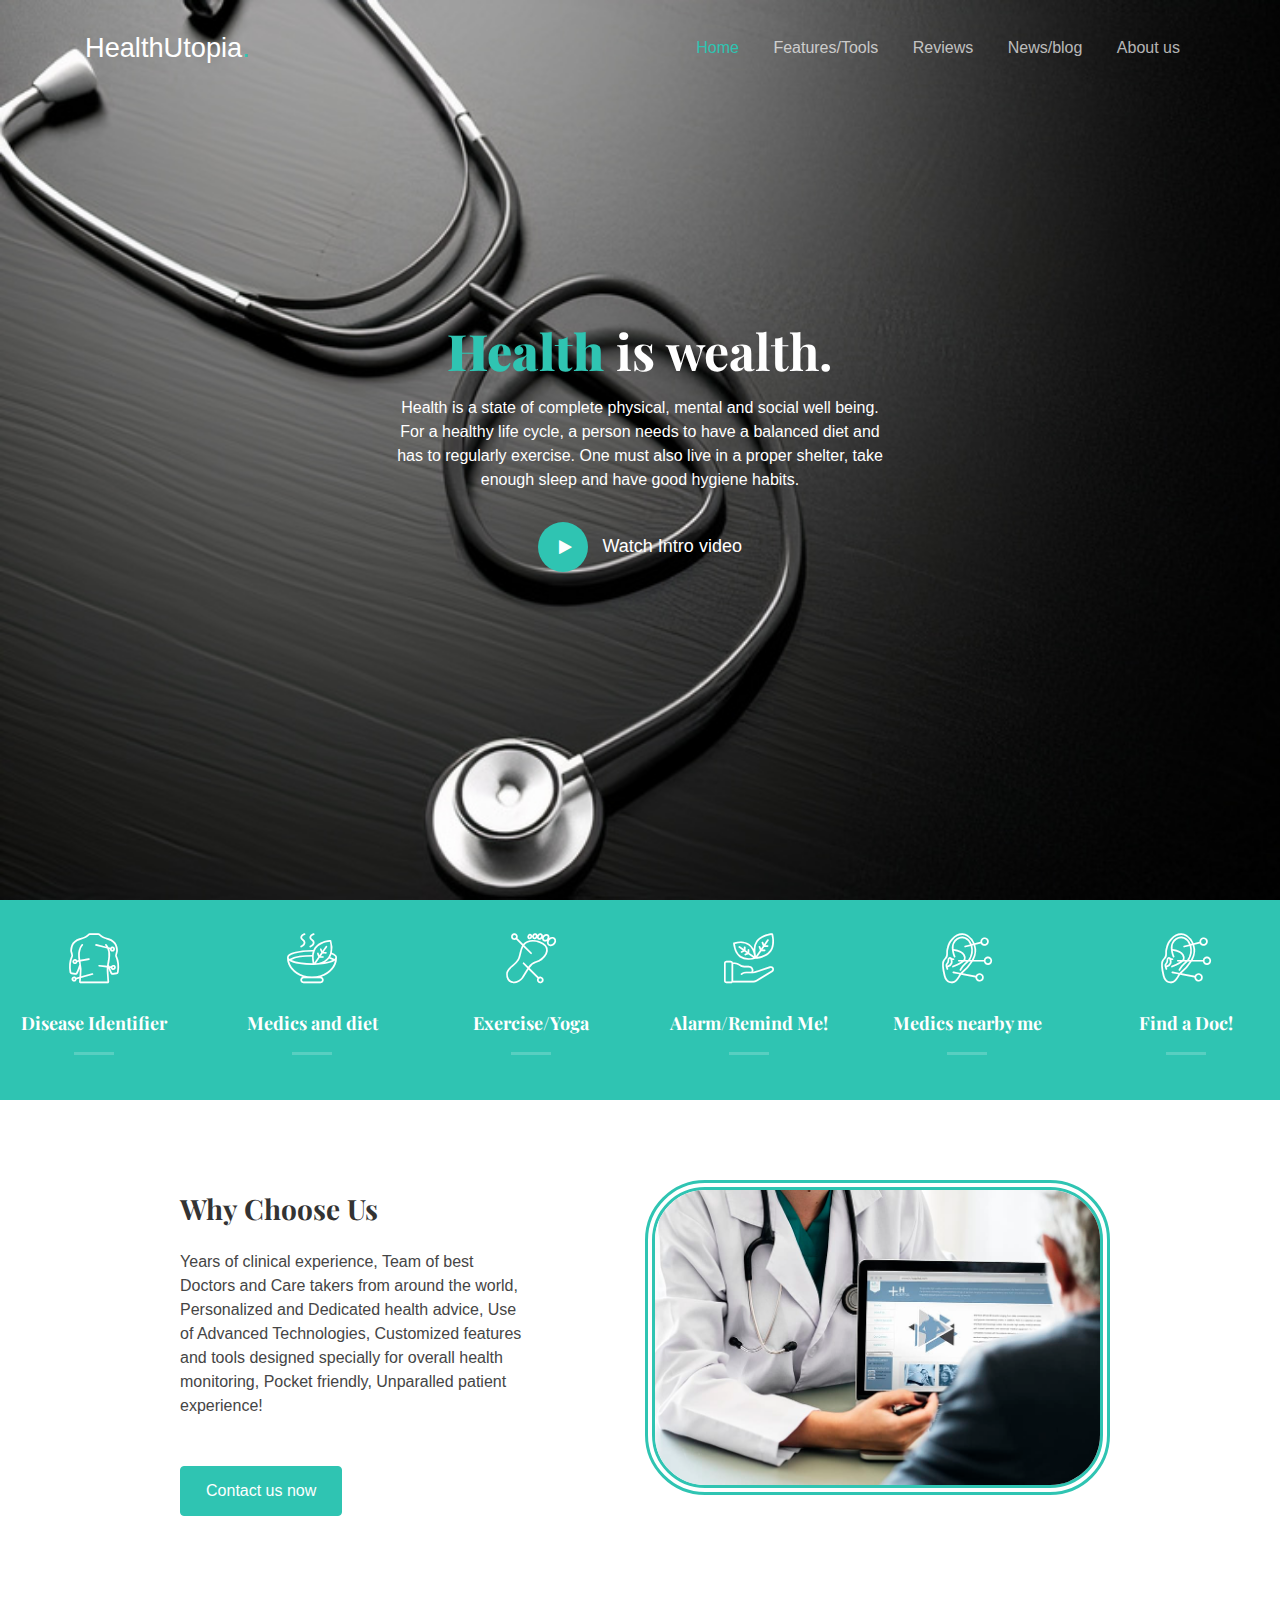
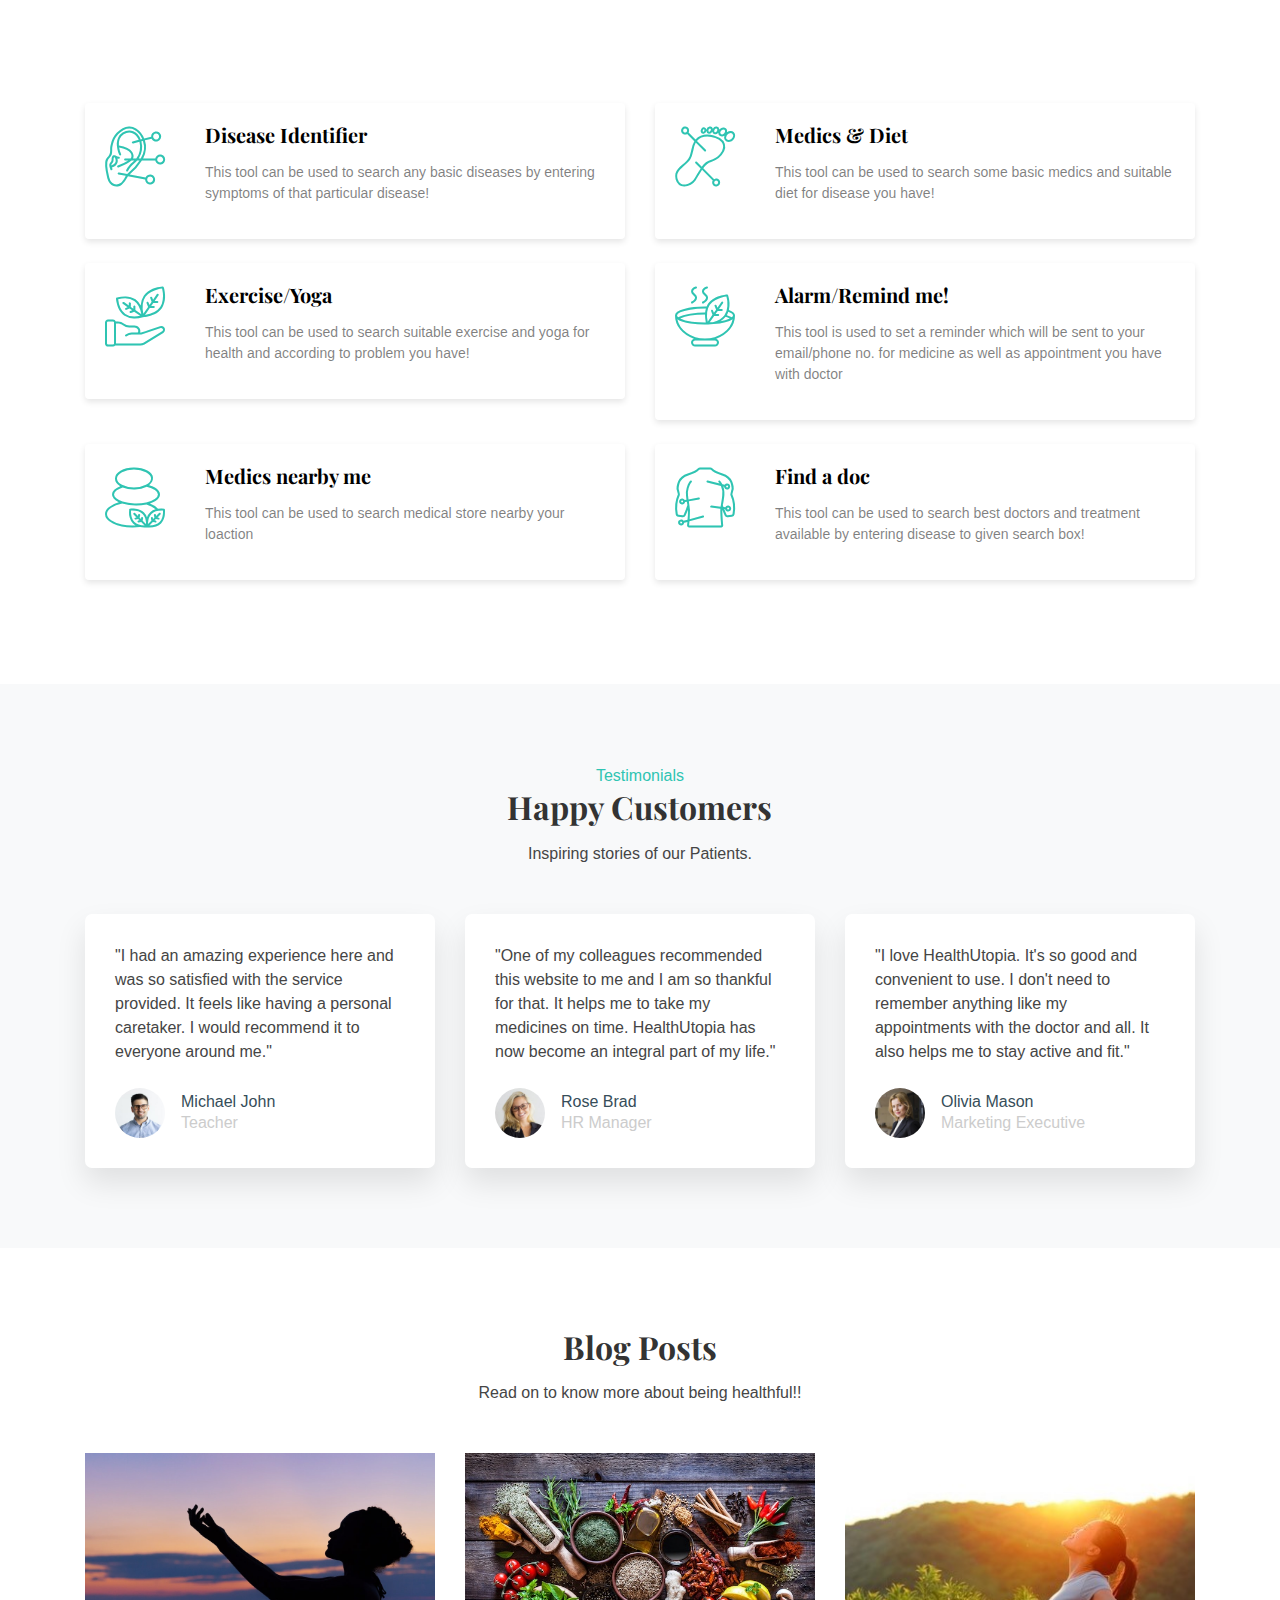
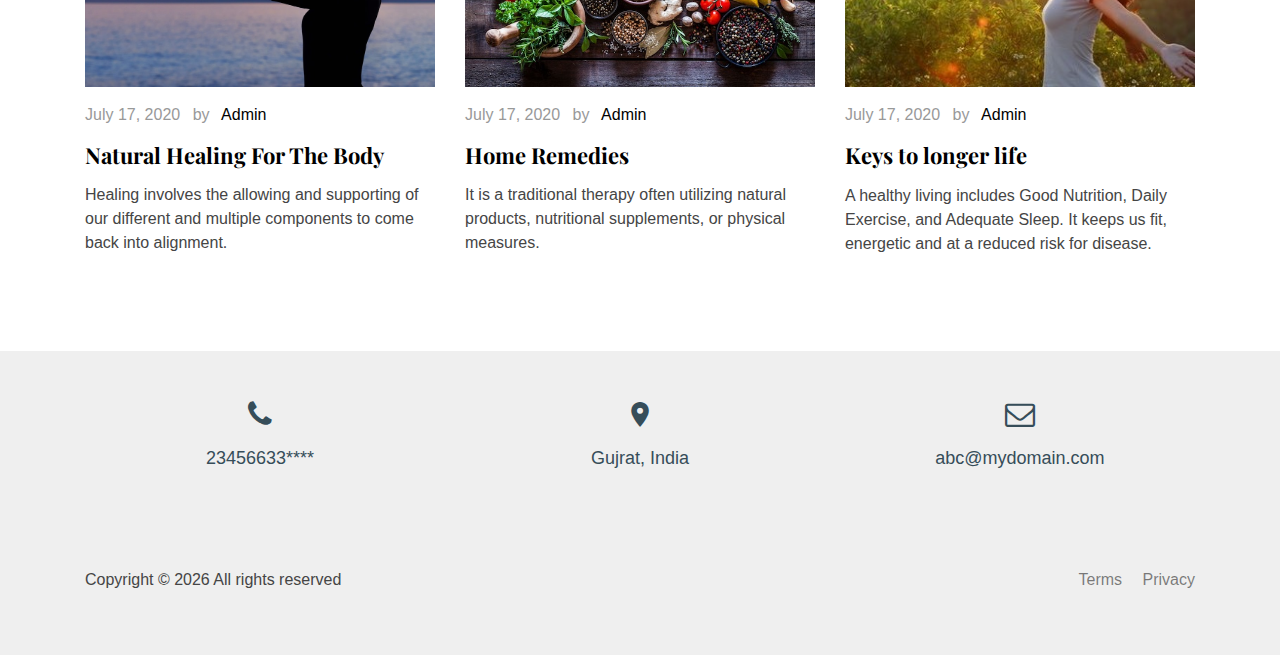
<file: index.html>
<!doctype html>
<html lang="en">

<head>
  <title>HealthUtopia &mdash;Website by College students</title>
  <meta charset="utf-8">
  <meta name="viewport" content="width=device-width, initial-scale=1, shrink-to-fit=no">

  <link
    href="https://fonts.googleapis.com/css2?family=Playfair+Display:wght@400;700&family=Roboto:wght@400;700&display=swap"
    rel="stylesheet">

  <link rel="stylesheet" href="fonts/icomoon/style.css">

  <link rel="stylesheet" href="css/bootstrap.min.css">
  <link rel="stylesheet" href="css/bootstrap-datepicker.css">
  <link rel="stylesheet" href="css/jquery.fancybox.min.css">
  <link rel="stylesheet" href="css/owl.carousel.min.css">
  <link rel="stylesheet" href="css/owl.theme.default.min.css">
  <link rel="stylesheet" href="fonts/flaticon/font/flaticon.css">
  <link rel="stylesheet" href="css/aos.css">
  <link rel="stylesheet" href="https://cdnjs.cloudflare.com/ajax/libs/font-awesome/4.7.0/css/font-awesome.min.css">
  <!-- MAIN CSS -->
  <link rel="stylesheet" href="css/style.css">
  <!-- <script>
    window.watsonAssistantChatOptions = {
        integrationID: "82f6618e-9982-4370-9c02-2b409a4185db", // The ID of this integration.
        region: "us-east", // The region your integration is hosted in.
        serviceInstanceID: "07c4c2f6-fe61-4ab8-b440-c516411abc45", // The ID of your service instance.
        onLoad: function(instance) { instance.render(); }
      };
    setTimeout(function(){
      const t=document.createElement('script');
      t.src="https://web-chat.global.assistant.watson.appdomain.cloud/versions/" + (window.watsonAssistantChatOptions.clientVersion || 'latest') + "/WatsonAssistantChatEntry.js"
      document.head.appendChild(t);
    });
  </script> -->
</head>

<body>
  <!--  -->
  <button type="button" class="chatLauncher" style="display:none;">
    <div>
      <strong>Have questions?</strong> Talk with Ross our Virtual Assistant.
    </div>
  </button>
  <script>
    window.watsonAssistantChatOptions = {
      integrationID: "82f6618e-9982-4370-9c02-2b409a4185db",
      region: "us-east",
      serviceInstanceID: "07c4c2f6-fe61-4ab8-b440-c516411abc45",

      showLauncher: false,
      onLoad: function (instance) {
        // Select the button element from the page.
        const button = document.querySelector('.chatLauncher');

        // Add the event listener to open your web chat.
        button.addEventListener('click', function clickListener() {
          instance.openWindow();
        });

        // Render the web chat. Nothing appears on the page, because the launcher is
        // hidden and the web chat window is closed by default.
        instance.render().then(function () {
          // Now that web chat has been rendered (but is still closed), we make the
          // custom launcher button visible.
          button.style.display = 'block';
          button.classList.add('open');
        });
      }
    };

    setTimeout(function () { const t = document.createElement('script'); t.src = "https://web-chat.global.assistant.watson.appdomain.cloud/versions/" + (window.watsonAssistantChatOptions.clientVersion || 'latest') + "/WatsonAssistantChatEntry.js"; document.head.appendChild(t); });
  </script>
  <!--  -->
  <div class="site-wrap" id="home-section">

    <div class="site-mobile-menu site-navbar-target">
      <div class="site-mobile-menu-header">
        <div class="site-mobile-menu-close mt-3">
          <span class="icon-close2 js-menu-toggle"></span>
        </div>
      </div>
      <div class="site-mobile-menu-body"></div>
    </div>



    <header class="site-navbar site-navbar-target" role="banner">

      <div class="container">
        <div class="row align-items-center position-relative">

          <div class="col-3">
            <div class="site-logo">
              <a href="index.html">HealthUtopia<span class="text-primary">.</span> </a>
            </div>
          </div>

          <div class="col-9 text-right">

            <span class="d-inline-block d-lg-none"><a href="#" class=" site-menu-toggle js-menu-toggle py-5 "><span
                  class="icon-menu h3 text-white"></span></a></span>

            <nav class="site-navigation text-right ml-auto d-none d-lg-block" role="navigation">
              <ul class="site-menu main-menu js-clone-nav ml-auto ">
                <li class="active"><a href="index.html" class="nav-link">Home</a></li>
                <li><a href="services.html" class="nav-link">Features/Tools</a></li>
                <li><a href="testimonials.html" class="nav-link">Reviews</a></li>
                <li><a href="blog.html" class="nav-link">News/blog</a></li>
                <li><a href="about.html" class="nav-link">About us</a></li>
                <!-- <li><a href="contact.html" class="nav-link">Contact us</a></li> -->
              </ul>
            </nav>
          </div>


        </div>
      </div>

    </header>


    <div class="hero"
      style="background-image: url('images/health-concept-stethoscope-on-black-260nw-1017037081_auto_x2.jpg');">

      <div class="container">
        <div class="row align-items-center justify-content-center">
          <div class="col-lg-8 intro text-center">
            <h1 class="text-white"><strong class="text-primary">Health</strong> is wealth.</h1>
            <div class="desc">Health is a state of complete physical, mental and social well being. For a healthy life
              cycle, a person needs to have a balanced diet and has to regularly exercise. One must also live in a
              proper shelter, take enough sleep and have good hygiene habits.</div>

            <div class="col-lg-8 mx-auto">
              <a href="images/Health Utopia Video.mp4" data-fancybox class=" play-now mx-auto">
                <span class="icon">
                  <span class="icon-play"></span>
                </span>
                <span class="caption text-white">Watch Intro video</span>
              </a>
            </div>

          </div>
        </div>
      </div>
    </div>

    <div class="services">
      <div class="container-fluid px-0">
        <div class="row no-gutters align-items-stretch">
          <div class="col-6 col-sm-6 col-md col-lg h-100">
            <a href="services.html#disease_identifier" class="service">
              <div class="icon-wrap">
                <span class="flaticon-acupuncture-2"></span>
              </div>
              <h3>Disease Identifier</h3>
            </a>
          </div>
          <div class="col-6 col-sm-6 col-md col-lg h-100">
            <a href="services.html#medics_diet" class="service">
              <div class="icon-wrap">
                <span class="flaticon-herbal"></span>
              </div>
              <h3>Medics and diet</h3>
            </a>
          </div>
          <div class="col-6 col-sm-6 col-md col-lg h-100">
            <a href="services.html#exercise_yoga" class="service">
              <div class="icon-wrap">
                <span class="flaticon-acupuncture-1"></span>
              </div>
              <h3>Exercise/Yoga</h3>
            </a>
          </div>
          <div class="col-6 col-sm-6 col-md col-lg h-100">
            <a href="services.html#alarm_remind" class="service">
              <div class="icon-wrap">
                <span class="flaticon-therapy"></span>
              </div>
              <!-- <i class="fa fa-clock-o" style="font-size:85px;color:rgb(253, 253, 253)"></i> -->
              <h3>Alarm/Remind Me!</h3>
            </a>
          </div>
          <div class="col-6 col-sm-6 col-md col-lg h-100">
            <a href="services.html#medics_nearby" class="service">
              <div class="icon-wrap">
                <span class="flaticon-acupuncture"></span>
              </div>
              <h3>Medics nearby me</h3>
            </a>
          </div>
          <div class="col-6 col-sm-6 col-md col-lg h-100">
            <a href="services.html#find_doc" class="service">
              <div class="icon-wrap">
                <span href="https://www.flaticon.com/authors/becris" class="flaticon-acupuncture"></span>
              </div>
              <!-- <div class="icon-wrap"> 
                <span href="https://www.flaticon.com/authors/becris" class="flaticon-acupunture"></span>
                </div> -->
              <h3>Find a Doc!</h3>
            </a>
          </div>
        </div>
      </div>
    </div>



    <div class="site-section">
      <div class="container">
        <div class="row align-items-center">
          <div class="col-lg-7 text-center order-lg-2">
            <div class="img-wrap-1 mb-5">
              <img src="images/care-connection-device-diagnosis.jpg" alt="Image" class="img-fluid">
            </div>
          </div>
          <div class="col-lg-4 ml-auto order-lg-1">
            <h3 class="mb-4 section-heading"><strong>Why Choose Us</strong></h3>
            <p class="mb-5">Years of clinical experience, Team of best Doctors and Care takers from around the world,
              Personalized and
              Dedicated health advice, Use of Advanced Technologies, Customized features and tools designed specially
              for overall health monitoring, Pocket friendly, Unparalled patient experience!</p>

            <p><a href="#" class="btn btn-primary">Contact us now</a></p>
          </div>
        </div>
      </div>
    </div>

    <!-- <div class="site-section">
      <div class="container">
        <div class="row">
          <div class="col-lg-6 mb-4">
            <a href="#" class="d-flex service-2">
              <div class="icon-wrap">
                <span class="flaticon-acupuncture"></span>
              </div>
              <div class="contents">
                <h3>Consectetur Adipisicing Elit</h3>
                <p>Lorem ipsum dolor sit amet, consectetur adipisicing elit. Porro culpa, eveniet nostrum omnis aliquid
                  incidunt. Officia minus quae quasi earum!</p>
              </div>
            </a>
          </div>
          <div class="col-lg-6 mb-4">
            <a href="#" class="d-flex service-2">
              <div class="icon-wrap">
                <span class="flaticon-acupuncture-1"></span>
              </div>
              <div class="contents">
                <h3>Lorem Ipsum Dolor</h3>
                <p>Lorem ipsum dolor sit amet, consectetur adipisicing elit. Porro culpa, eveniet nostrum omnis aliquid
                  incidunt. Officia minus quae quasi earum!</p>
              </div>
            </a>
          </div>

          <div class="col-lg-6 mb-4">
            <a href="#" class="d-flex service-2">
              <div class="icon-wrap">
                <span class="flaticon-therapy"></span>
              </div>
              <div class="contents">
                <h3>Eveniet Nostrum Omnis</h3>
                <p>Lorem ipsum dolor sit amet, consectetur adipisicing elit. Porro culpa, eveniet nostrum omnis aliquid
                  incidunt. Officia minus quae quasi earum!</p>
              </div>
            </a>
          </div>
          <div class="col-lg-6 mb-4">
            <a href="#" class="d-flex service-2">
              <div class="icon-wrap">
                <span class="flaticon-herbal"></span>
              </div>
              <div class="contents">
                <h3>Lorem Ipsum Dolor</h3>
                <p>Lorem ipsum dolor sit amet, consectetur adipisicing elit. Porro culpa, eveniet nostrum omnis aliquid
                  incidunt. Officia minus quae quasi earum!</p>
              </div>
            </a>
          </div>
        </div>
      </div>
    </div>
 -->
    <div class="site-section">
      <div class="container">
        <div class="row">
          <div class="col-lg-6 mb-4">
            <a href="services.html#disease_identifier" class="d-flex service-2">
              <div class="icon-wrap">
                <span class="flaticon-acupuncture"></span>
              </div>
              <div class="contents">
                <h3>Disease Identifier</h3>
                <p>This tool can be used to search any basic diseases by entering symptoms of that particular disease!
                </p>
              </div>
            </a>
          </div>
          <div class="col-lg-6 mb-4">
            <a href="services.html#medics_diet" class="d-flex service-2">
              <div class="icon-wrap">
                <span class="flaticon-acupuncture-1"></span>
              </div>
              <div class="contents">
                <h3>Medics & Diet</h3>
                <p>This tool can be used to search some basic medics and suitable diet for disease you have!</p>
              </div>
            </a>
          </div>

          <div class="col-lg-6 mb-4">
            <a href="services.html#exercise_yoga" class="d-flex service-2">
              <div class="icon-wrap">
                <span class="flaticon-therapy"></span>
              </div>
              <div class="contents">
                <h3>Exercise/Yoga</h3>
                <p>This tool can be used to search suitable exercise and yoga for health and according to problem you
                  have!</p>
              </div>
            </a>
          </div>
          <div class="col-lg-6 mb-4">
            <a href="services.html#alarm_remind" class="d-flex service-2">
              <div class="icon-wrap">
                <span class="flaticon-herbal"></span>
              </div>
              <div class="contents">
                <h3>Alarm/Remind me!</h3>
                <p>This tool is used to set a reminder which will be sent to your email/phone no. for medicine as well
                  as appointment you have with doctor</p>
              </div>
            </a>
          </div>

          <div class="col-lg-6 mb-4">
            <a href="services.html#medics_nearby" class="d-flex service-2">
              <div class="icon-wrap">
                <span class="flaticon-lithotherapy"></span>
              </div>
              <div class="contents">
                <h3>Medics nearby me</h3>
                <p>This tool can be used to search medical store nearby your loaction</p>
              </div>
            </a>
          </div>
          <div class="col-lg-6 mb-4">
            <a href="services.html#find_doc" class="d-flex service-2">
              <div class="icon-wrap">
                <span class="flaticon-acupuncture-2"></span>
              </div>
              <div class="contents">
                <h3>Find a doc</h3>
                <p>This tool can be used to search best doctors and treatment available by entering disease to given
                  search box!</p>
              </div>
            </a>
          </div>

        </div>
      </div>
    </div>

    <div class="site-section bg-light">
      <div class="container">
        <div class="row">
          <div class="col-lg-7 text-center mx-auto">
            <span class="text-primary d-block">Testimonials</span>
            <h2 class="section-heading"><strong>Happy Customers</strong></h2>
            <p class="mb-5">Inspiring stories of our Patients.</p>
          </div>
        </div>
        <div class="row">
          <div class="col-lg-4 mb-4 mb-lg-0">
            <div class="testimonial-2">
              <blockquote class="mb-4">
                <p>"I had an amazing experience here and was so satisfied with the service provided. It feels like having a personal caretaker. I would recommend it to everyone around me."</p>
              </blockquote>
              <div class="d-flex v-card align-items-center">
                <img src="images/person_1.jpg" alt="Image" class="img-fluid mr-3">
                <div class="author-name">
                  <span class="d-block">Michael John</span>
                  <span>Teacher</span>
                </div>
              </div>
            </div>
          </div>
          <div class="col-lg-4 mb-4 mb-lg-0">
            <div class="testimonial-2">
              <blockquote class="mb-4">
                <p>"One of my colleagues recommended this website to me and I am so thankful for that. It helps me to take my medicines on time. HealthUtopia has now become an integral part of my life."</p>
              </blockquote>
              <div class="d-flex v-card align-items-center">
                <img src="images/person_2.jpg" alt="Image" class="img-fluid mr-3">
                <div class="author-name">
                  <span class="d-block">Rose Brad</span>
                  <span>HR Manager</span>
                </div>
              </div>
            </div>
          </div>
          <div class="col-lg-4 mb-4 mb-lg-0">
            <div class="testimonial-2">
              <blockquote class="mb-4">
                <p>"I love HealthUtopia. It's so good and convenient to use. I don't need to remember anything like my appointments with the doctor and all. It also helps me to stay active and fit."</p>
              </blockquote>
              <div class="d-flex v-card align-items-center">
                <img src="images/person_3.jpg" alt="Image" class="img-fluid mr-3">
                <div class="author-name">
                  <span class="d-block">Olivia Mason</span>
                  <span>Marketing Executive</span>
                </div>
              </div>
            </div>
          </div>
        </div>
      </div>
    </div>

    <div class="site-section">
      <div class="container">
        <div class="row">
          <div class="col-lg-7 text-center mx-auto">
            <!-- <span class="text-primary d-block">Blog</span> -->
            <h2 class="section-heading"><strong>Blog Posts</strong></h2>
            <p class="mb-5">Read on to know more about being healthful!!</p>
          </div>
        </div>
        <div class="row">
          <div class="col-lg-4">
            <div class="post-entry-1 h-100">
              <a href="single.html" class="mb-3 d-block">
                <img src="images/naturalhealing.jpg" alt="Image" class="img-fluid">
              </a>
              <div class="post-entry-1-contents">

                <span class="meta d-inline-block">July 17, 2020 <span class="mx-2">by</span> <a
                    href="#">Admin</a></span>
                <h2><a href="single.html">Natural Healing For The Body</a></h2>

                <p>Healing involves the allowing and supporting of our different and multiple components to come back into alignment.</p>
              </div>
            </div>
          </div>
          <div class="col-lg-4">
            <div class="post-entry-1 h-100">
              <a href="single.html" class="mb-3 d-block">
                <img src="images/home-remedies.jpg" alt="Image" class="img-fluid">
              </a>
              <div class="post-entry-1-contents">

                <span class="meta d-inline-block">July 17, 2020 <span class="mx-2">by</span> <a
                    href="#">Admin</a></span>
                <h2><a href="single.html">Home Remedies</a></h2>

                <p>It is a traditional therapy often utilizing natural products, nutritional supplements, or physical measures.</p>
              </div>
            </div>
          </div>
          <div class="col-lg-4">
            <div class="post-entry-1 h-100">
              <a href="single.html" class="mb-3 d-block">
                <img src="images/healthlife.jpg" alt="Image" class="img-fluid">
              </a>
              <div class="post-entry-1-contents">

                <span class="meta d-inline-block">July 17, 2020 <span class="mx-2">by</span> <a
                    href="#">Admin</a></span>
                <h2><a href="single.html">Keys to longer life</a></h2>

                <p>A healthy living includes Good Nutrition, Daily Exercise, and Adequate Sleep. It keeps us fit, energetic and at a reduced risk for disease.</p>
              </div>
            </div>
          </div>
        </div>
      </div>
    </div>

    <!-- <div class="site-section bg-primary py-5">
      <div class="container">
        <div class="row align-items-center">
          <div class="col-lg-7 mb-4 mb-md-0">
            <h2 class="mb-0 text-white">What are you waiting for?</h2>
            <p class="mb-0 opa-7">Lorem ipsum dolor sit amet, consectetur adipisicing elit. Obcaecati, laboriosam.</p>
          </div>
          <div class="col-lg-5 text-md-right">
            <a href="#" class="btn btn-primary btn-white">Contact us now</a>
          </div>
        </div>
      </div>
    </div> -->



    <footer class="site-footer py-5">
      <div class="container">

        <div class="row">
          <div class="col-lg-4">

            <div class="text-center quick-contact-info">
              <div class="mb-3 icon-wrap">
                <span class="icon-phone"></span>
              </div>
              <span class="caption">23456633****</span>
            </div>

          </div>
          <div class="col-lg-4">

            <div class="text-center quick-contact-info">
              <div class="mb-3 icon-wrap">
                <span class="icon-room"></span>
              </div>
              <span class="caption">Gujrat, India
              </span>
            </div>

          </div>
          <div class="col-lg-4">

            <div class="text-center quick-contact-info">
              <div class="mb-3 icon-wrap">
                <span class="icon-envelope-o"></span>
              </div>
              <span class="caption">abc@mydomain.com</span>
            </div>

          </div>
        </div>


        <div class="row pt-5 mt-5 text-center">
          <div class="col-lg-7 text-lg-left">
            <p>
              <!-- Link back to Colorlib can't be removed. Template is licensed under CC BY 3.0. -->
              Copyright &copy;
              <script>document.write(new Date().getFullYear());</script> All rights reserved <i
                aria-hidden="true"></i><a href="https://colorlib.com" target="_blank"></a>
              <!-- Link back to Colorlib can't be removed. Template is licensed under CC BY 3.0. -->
            </p>
          </div>
          <div class="col-lg-5 text-lg-right">
            <a href="#" class="ml-3">Terms</a>
            <a href="#" class="ml-3">Privacy</a>
          </div>
          <!-- <div class="col-md-12">
              <div class="border-top pt-5">
                
              </div>
            </div> -->

        </div>
      </div>
    </footer>

  </div>

  <script src="js/jquery-3.3.1.min.js"></script>
  <script src="js/popper.min.js"></script>
  <script src="js/bootstrap.min.js"></script>
  <script src="js/owl.carousel.min.js"></script>
  <script src="js/jquery.sticky.js"></script>
  <script src="js/jquery.waypoints.min.js"></script>
  <script src="js/jquery.animateNumber.min.js"></script>
  <script src="js/jquery.fancybox.min.js"></script>
  <script src="js/jquery.easing.1.3.js"></script>
  <script src="js/bootstrap-datepicker.min.js"></script>
  <script src="js/aos.js"></script>

  <script src="js/main.js"></script>

</body>

</html>
</file>
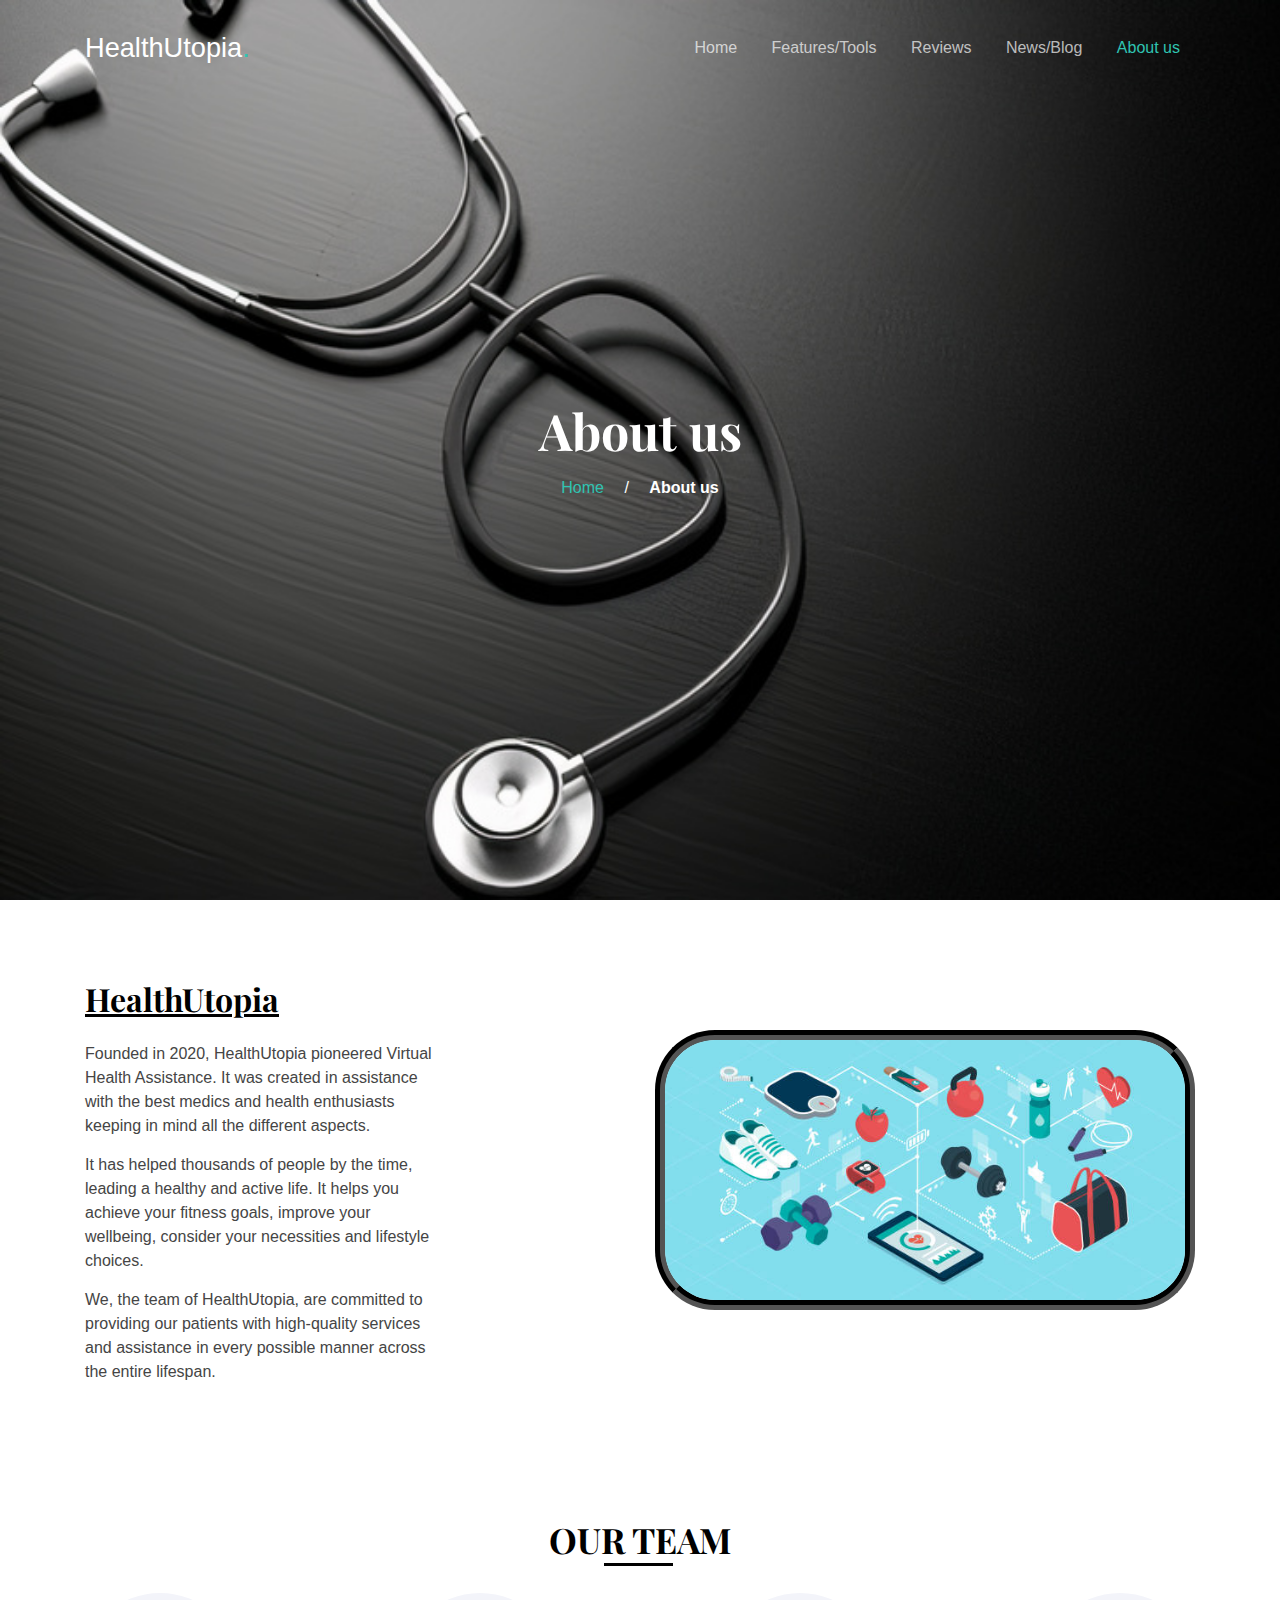
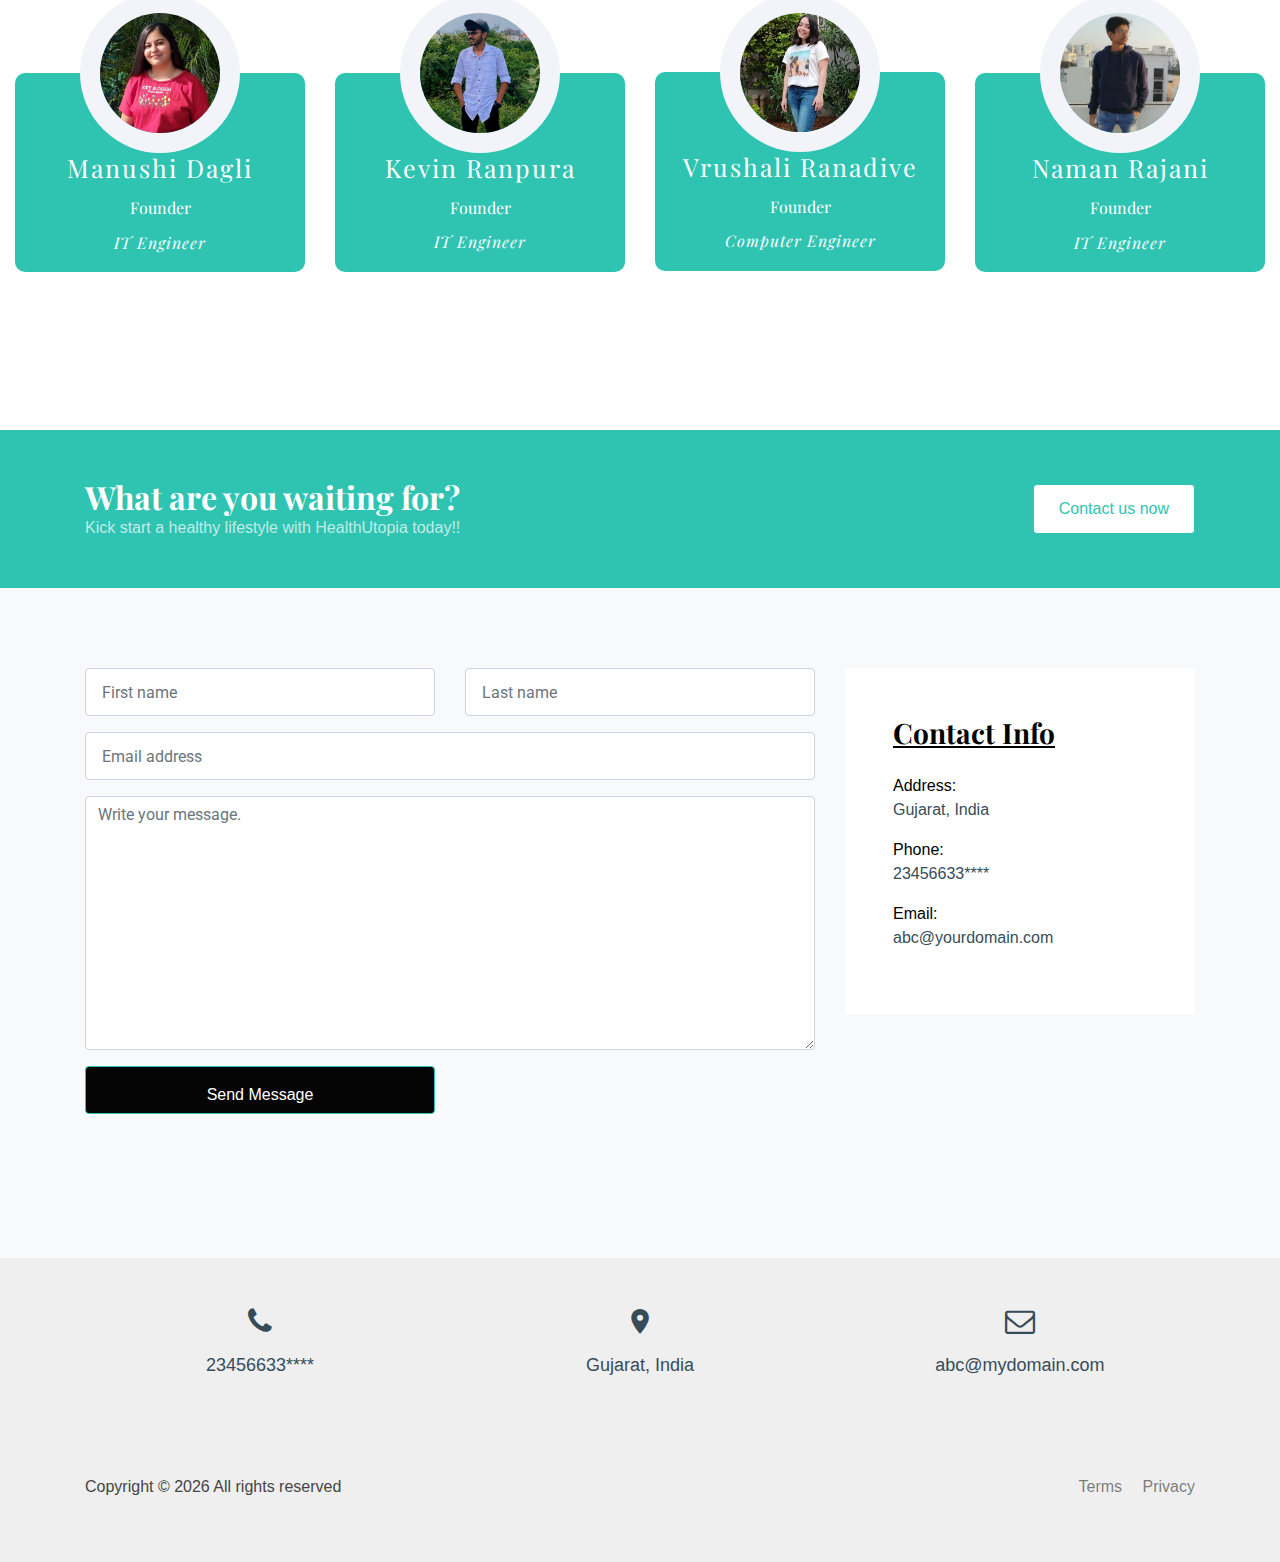
<file: about.html>
<!doctype html>
<html lang="en">

<head>
  <title>HealthUtopia &mdash; Website by College students</title>
  <meta charset="utf-8">
  <meta name="viewport" content="width=device-width, initial-scale=1, shrink-to-fit=no">

  <link
    href="https://fonts.googleapis.com/css2?family=Playfair+Display:wght@400;700&family=Roboto:wght@400;700&display=swap"
    rel="stylesheet">

  <link rel="stylesheet" href="fonts/icomoon/style.css">

  <link rel="stylesheet" href="css/bootstrap.min.css">
  <link rel="stylesheet" href="css/bootstrap-datepicker.css">
  <link rel="stylesheet" href="css/jquery.fancybox.min.css">
  <link rel="stylesheet" href="css/owl.carousel.min.css">
  <link rel="stylesheet" href="css/owl.theme.default.min.css">
  <link rel="stylesheet" href="fonts/flaticon/font/flaticon.css">
  <link rel="stylesheet" href="css/aos.css">

  <!-- MAIN CSS -->
  <link rel="stylesheet" href="css/style.css">

</head>

<body>


  <div class="site-wrap" id="home-section">

    <div class="site-mobile-menu site-navbar-target">
      <div class="site-mobile-menu-header">
        <div class="site-mobile-menu-close mt-3">
          <span class="icon-close2 js-menu-toggle"></span>
        </div>
      </div>
      <div class="site-mobile-menu-body"></div>
    </div>



    <header class="site-navbar site-navbar-target" role="banner">

      <div class="container">
        <div class="row align-items-center position-relative">

          <div class="col-3">
            <div class="site-logo">
              <a href="index.html">HealthUtopia<span class="text-primary">.</span> </a>
            </div>
          </div>

          <div class="col-9 text-right">

            <span class="d-inline-block d-lg-none"><a href="#" class=" site-menu-toggle js-menu-toggle py-5 "><span
                  class="icon-menu h3 text-white"></span></a></span>

            <nav class="site-navigation text-right ml-auto d-none d-lg-block" role="navigation">
              <ul class="site-menu main-menu js-clone-nav ml-auto ">
                <li><a href="index.html" class="nav-link">Home</a></li>
                <li><a href="services.html" class="nav-link">Features/Tools</a></li>
                <li><a href="testimonials.html" class="nav-link">Reviews</a></li>
                <li><a href="blog.html" class="nav-link">News/Blog</a></li>
                <li class="active"><a href="about.html" class="nav-link">About us</a></li>
                <!-- <li><a href="contact.html" class="nav-link">Contact us</a></li> -->
              </ul>
            </nav>
          </div>


        </div>
      </div>

    </header>


    <div class="hero"
      style="background-image: url('images/health-concept-stethoscope-on-black-260nw-1017037081_auto_x2.jpg');">
      <div class="container">
        <div class="row align-items-center justify-content-center">
          <div class="col-lg-8 intro text-center">
            <h1 class="text-white">About us</h1>
            <a href="index.html">Home</a> <span class="mx-3 text-white">/</span> <strong class="text-white">About
              us</strong>
          </div>
        </div>
      </div>
    </div>

    <div class="site-section">
      <div class="container">
        <div class="row">
          <div class="col-lg-6 mb-5 mb-lg-0 order-lg-2">
            <img src="images/istockphoto-1166763961-612x612.jpg" alt="Image" class="img-fluid rounded">
          </div>
          <div class="col-lg-4 mr-auto">
            <h2 class="text-black mb-4"> <u> HealthUtopia</u></h2>
            <p>Founded in 2020, HealthUtopia pioneered Virtual Health Assistance. It was created in assistance with the
              best medics and health enthusiasts keeping in mind all the different aspects.</p>
            <p> It has helped thousands of people by the time, leading a healthy and active life. It helps you achieve
              your fitness goals, improve your wellbeing, consider your necessities and lifestyle choices.</p>
            <p> We, the team of HealthUtopia, are committed to providing our patients with high-quality services and
              assistance in every possible manner across the entire lifespan.</p>
            </p>
          </div>
        </div>
      </div>
    </div>


    <!-- team added -->
    <div class="tcontainer">
      <div class="section-title">
        <h1>Our Team</h1>
      </div>
      <div class="row">
        <div class="column">
          <div class="team">
            <div class="team-img">
              <img src="images/Manushi.jpg" alt="Team Image">
            </div>
            <div class="team-content">
              <h2>Manushi Dagli</h2>
              <h3>Founder</h3>
              <!-- <p>Some text goes here that describes about team members</p> -->
              <h4>IT Engineer</h4>
            </div>

          </div>
        </div>

        <div class="column">
          <div class="team">
            <div class="team-img">
              <img src="images/Kevin.jpeg" alt="Team Image">
            </div>
            <div class="team-content">
              <h2>Kevin Ranpura</h2>
              <h3>Founder</h3>
              <!-- <p>Some text goes here that describes about team members</p> -->
              <h4>IT Engineer</h4>
            </div>

          </div>
        </div>

        <div class="column">
          <div class="team">
            <div class="team-img">
              <img src="images/Vrushali.jpeg" alt="Team Image">
            </div>
            <div class="team-content">
              <h2>Vrushali Ranadive</h2>
              <h3>Founder</h3>
              <!-- <p>Some text goes here that describes about team members</p> -->
              <h4>Computer Engineer</h4>
            </div>

          </div>
        </div>

        <div class="column">
          <div class="team">
            <div class="team-img">
              <img src="images/Naman.jpg" alt="Team Image">
            </div>
            <div class="team-content">
              <h2>Naman Rajani</h2>
              <h3>Founder</h3>
              <!-- <p>Some text goes here that describes about team members</p> -->
              <h4>IT Engineer</h4>
            </div>

          </div>
        </div>

      </div>

    </div>



    <div class="site-section bg-primary py-5">
      <div class="container">
        <div class="row align-items-center">
          <div class="col-lg-7 mb-4 mb-md-0">
            <h2 class="mb-0 text-white">What are you waiting for?</h2>
            <p class="mb-0 opa-7">Kick start a healthy lifestyle with HealthUtopia today!!</p>
          </div>
          <div class="col-lg-5 text-md-right">

            <a href="#contact-section" class="btn btn-primary btn-white">Contact us now</a>


          </div>
        </div>
      </div>
    </div>

    <div class="site-section bg-light" id="contact-section">
      <div class="container">
        <div class="row">
          <div class="col-lg-8 mb-5">
            <form action="#" method="post">
              <div class="form-group row">
                <div class="col-md-6 mb-4 mb-lg-0">
                  <input type="text" class="form-control" placeholder="First name">
                </div>
                <div class="col-md-6">
                  <input type="text" class="form-control" placeholder="Last name">
                </div>
              </div>

              <div class="form-group row">
                <div class="col-md-12">
                  <input type="text" class="form-control" placeholder="Email address">
                </div>
              </div>

              <div class="form-group row">
                <div class="col-md-12">
                  <textarea name="" id="" class="form-control" placeholder="Write your message." cols="30"
                    rows="10"></textarea>
                </div>
              </div>
              <div class="form-group row">
                <div class="col-md-6 mr-auto">
                  <input type="submit" class="btn btn-block btn-primary text-white py-3 px-5" value="Send Message">
                </div>
              </div>
            </form>
          </div>
          <div class="col-lg-4 ml-auto">
            <div class="bg-white p-3 p-md-5">
              <h3 class="text-black mb-4"> <u>Contact Info</u></h3>
              <ul class="list-unstyled footer-link">
                <li class="d-block mb-3">
                  <span class="d-block text-black">Address:</span>
                  <span>Gujarat, India</span>
                </li>
                <li class="d-block mb-3"><span class="d-block text-black">Phone:</span><span>23456633****</span></li>
                <li class="d-block mb-3"><span class="d-block text-black">Email:</span><span>abc@yourdomain.com</span>
                </li>
              </ul>
            </div>
          </div>
        </div>
      </div>
    </div>

    <footer class="site-footer py-5">
      <div class="container">

        <div class="row">
          <div class="col-lg-4">

            <div class="text-center quick-contact-info">
              <div class="mb-3 icon-wrap">
                <span class="icon-phone"></span>
              </div>
              <span class="caption">23456633****</span>
            </div>

          </div>
          <div class="col-lg-4">

            <div class="text-center quick-contact-info">
              <div class="mb-3 icon-wrap">
                <span class="icon-room"></span>
              </div>
              <span class="caption">Gujarat, India</span>
            </div>

          </div>
          <div class="col-lg-4">

            <div class="text-center quick-contact-info">
              <div class="mb-3 icon-wrap">
                <span class="icon-envelope-o"></span>
              </div>
              <span class="caption">abc@mydomain.com</span>
            </div>

          </div>
        </div>


        <div class="row pt-5 mt-5 text-center">
          <div class="col-lg-7 text-lg-left">
            <p>
              <!-- Link back to Colorlib can't be removed. Template is licensed under CC BY 3.0. -->
              Copyright &copy;
              <script>document.write(new Date().getFullYear());</script> All rights reserved

              <!-- This template is made with <i class="icon-heart text-danger" aria-hidden="true"></i> by <a href="https://colorlib.com" target="_blank" >Colorlib</a> -->
              <!-- Link back to Colorlib can't be removed. Template is licensed under CC BY 3.0. -->
            </p>
          </div>
          <div class="col-lg-5 text-lg-right">
            <a href="#" class="ml-3">Terms</a>
            <a href="#" class="ml-3">Privacy</a>
          </div>

        </div>
      </div>
    </footer>

  </div>

  <script src="js/jquery-3.3.1.min.js"></script>
  <script src="js/popper.min.js"></script>
  <script src="js/bootstrap.min.js"></script>
  <script src="js/owl.carousel.min.js"></script>
  <script src="js/jquery.sticky.js"></script>
  <script src="js/jquery.waypoints.min.js"></script>
  <script src="js/jquery.animateNumber.min.js"></script>
  <script src="js/jquery.fancybox.min.js"></script>
  <script src="js/jquery.easing.1.3.js"></script>
  <script src="js/bootstrap-datepicker.min.js"></script>
  <script src="js/aos.js"></script>

  <script src="js/main.js"></script>

</body>

</html>
</file>
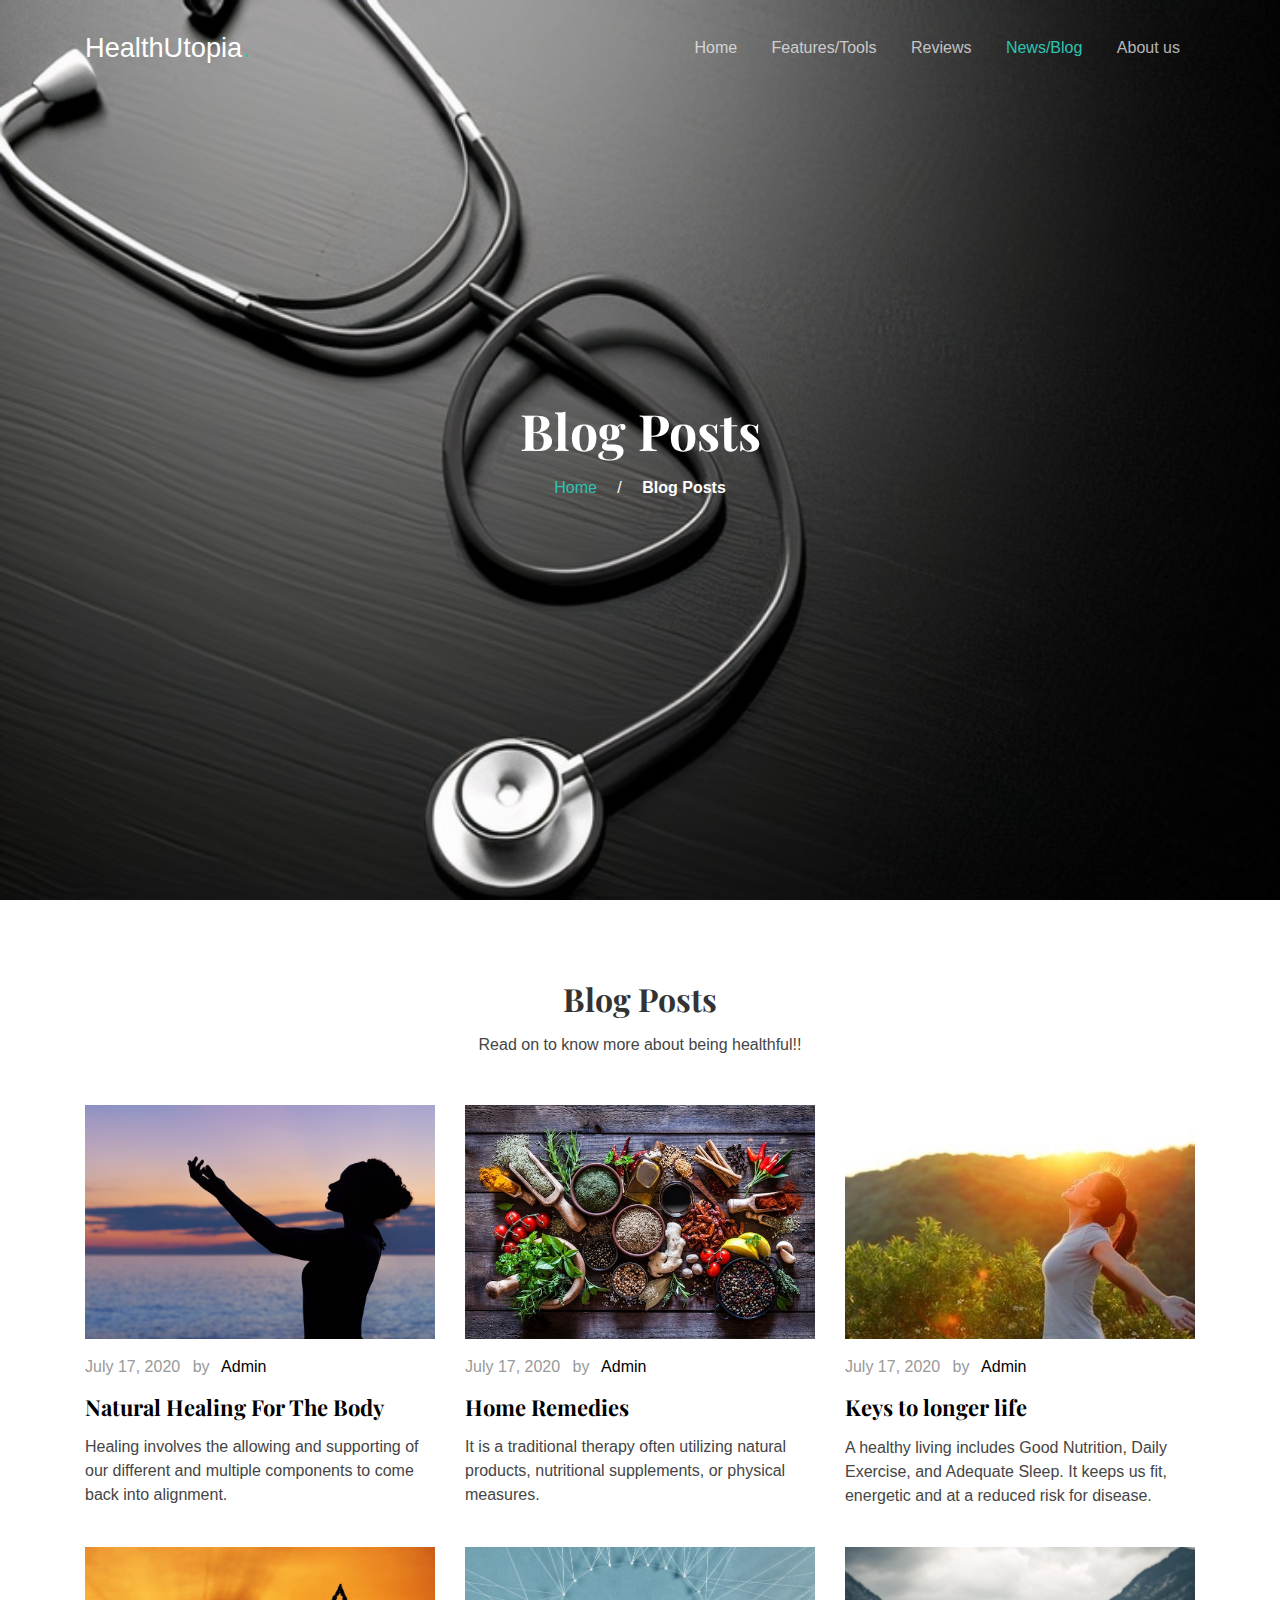
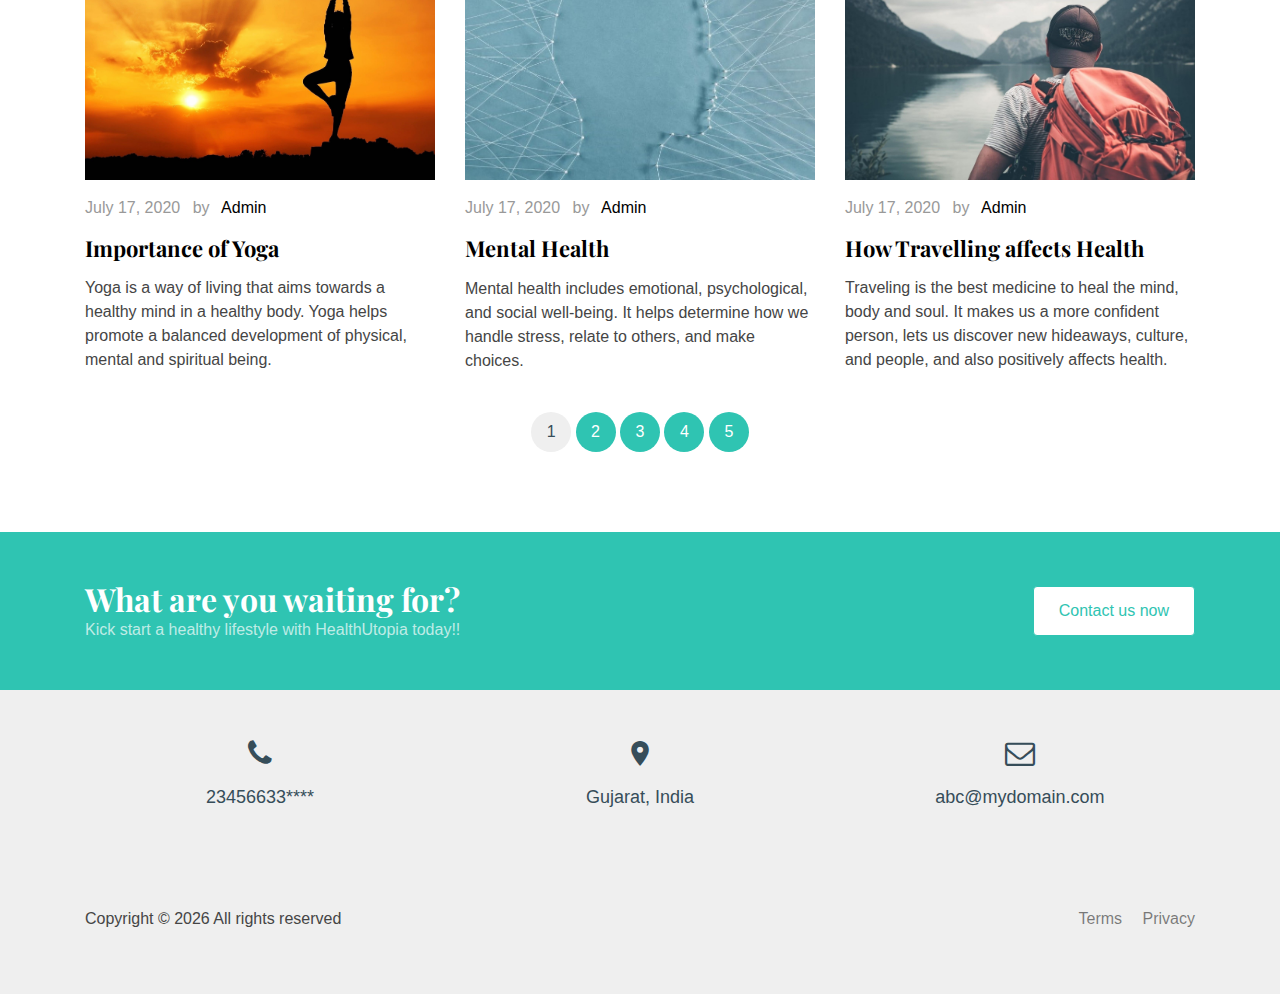
<file: blog.html>
<!doctype html>
<html lang="en">

<head>
  <title>HealthUtopia &mdash; Website by College students</title>
      <meta charset="utf-8">
      <meta name="viewport" content="width=device-width, initial-scale=1, shrink-to-fit=no">

      <link
        href="https://fonts.googleapis.com/css2?family=Playfair+Display:wght@400;700&family=Roboto:wght@400;700&display=swap"
        rel="stylesheet">

      <link rel="stylesheet" href="fonts/icomoon/style.css">

      <link rel="stylesheet" href="css/bootstrap.min.css">
      <link rel="stylesheet" href="css/bootstrap-datepicker.css">
      <link rel="stylesheet" href="css/jquery.fancybox.min.css">
      <link rel="stylesheet" href="css/owl.carousel.min.css">
      <link rel="stylesheet" href="css/owl.theme.default.min.css">
      <link rel="stylesheet" href="fonts/flaticon/font/flaticon.css">
      <link rel="stylesheet" href="css/aos.css">

      <!-- MAIN CSS -->
      <link rel="stylesheet" href="css/style.css">

</head>

<body>


  <div class="site-wrap" id="home-section">

    <div class="site-mobile-menu site-navbar-target">
      <div class="site-mobile-menu-header">
        <div class="site-mobile-menu-close mt-3">
          <span class="icon-close2 js-menu-toggle"></span>
        </div>
      </div>
      <div class="site-mobile-menu-body"></div>
    </div>



    <header class="site-navbar site-navbar-target" role="banner">

      <div class="container">
        <div class="row align-items-center position-relative">

          <div class="col-3">
            <div class="site-logo">
              <a href="index.html">HealthUtopia<span class="text-primary">.</span> </a>
            </div>
          </div>

          <div class="col-9 text-right">

            <span class="d-inline-block d-lg-none"><a href="#" class=" site-menu-toggle js-menu-toggle py-5 "><span
                  class="icon-menu h3 text-white"></span></a></span>

            <nav class="site-navigation text-right ml-auto d-none d-lg-block" role="navigation">
              <ul class="site-menu main-menu js-clone-nav ml-auto ">
                <li><a href="index.html" class="nav-link">Home</a></li>
                <li><a href="services.html" class="nav-link">Features/Tools</a></li>
                <li><a href="testimonials.html" class="nav-link">Reviews</a></li>
                <li class="active"><a href="blog.html" class="nav-link">News/Blog</a></li>
                <li><a href="about.html" class="nav-link">About us</a></li>
                <!-- <li><a href="contact.html" class="nav-link">Contact</a></li> -->
              </ul>
            </nav>
          </div>


        </div>
      </div>

    </header>


    <div class="hero"
      style="background-image: url('images/health-concept-stethoscope-on-black-260nw-1017037081_auto_x2.jpg');">
      <div class="container">
        <div class="row align-items-center justify-content-center">
          <div class="col-lg-8 intro text-center">
            <h1 class="text-white">Blog Posts</h1>
            <a href="index.html">Home</a> <span class="mx-3 text-white">/</span> <strong class="text-white">Blog
              Posts</strong>
          </div>
        </div>
      </div>
    </div>

    <div class="site-section">
      <div class="container">
        <div class="row">
          <div class="col-lg-7 text-center mx-auto">
            <h2 class="section-heading"><strong>Blog Posts</strong></h2>
            <p class="mb-5"> Read on to know more about being healthful!! </p>
          </div>
        </div>
        <div class="row">
          <div class="col-md-6 col-lg-4 mb-4">
            <div class="post-entry-1 h-100">
              <a href="single.html" class="mb-3 d-block">
                <img src="images/naturalhealing.jpg" alt="Image" class="img-fluid">
              </a>
              <div class="post-entry-1-contents">

                <span class="meta d-inline-block">July 17, 2020 <span class="mx-2">by</span> <a
                    href="#">Admin</a></span>
                <h2><a href="single.html">Natural Healing For The Body</a></h2>

                <p>Healing involves the allowing and supporting of our different and multiple components to come back
                  into alignment.</p>
              </div>
            </div>
          </div>
          <div class="col-md-6 col-lg-4 mb-4">
            <div class="post-entry-1 h-100">
              <a href="single.html" class="mb-3 d-block">
                <img src="images/home-remedies.jpg" alt="Image" class="img-fluid">
              </a>
              <div class="post-entry-1-contents">

                <span class="meta d-inline-block">July 17, 2020 <span class="mx-2">by</span> <a
                    href="#">Admin</a></span>
                <h2><a href="single.html">Home Remedies</a></h2>

                <p>It is a traditional therapy often utilizing natural products, nutritional supplements, or physical
                  measures.</p>
              </div>
            </div>
          </div>
          <div class="col-md-6 col-lg-4 mb-4">
            <div class="post-entry-1 h-100">
              <a href="single.html" class="mb-3 d-block">
                <img src="images/healthlife.jpg" alt="Image" class="img-fluid">
              </a>
              <div class="post-entry-1-contents">

                <span class="meta d-inline-block">July 17, 2020 <span class="mx-2">by</span> <a
                    href="#">Admin</a></span>
                <h2><a href="single.html">Keys to longer life</a></h2>

                <p>A healthy living includes Good Nutrition, Daily Exercise, and Adequate Sleep. It keeps us fit,
                  energetic and at a reduced risk for disease.</p>
              </div>
            </div>
          </div>

          <div class="col-md-6 col-lg-4 mb-4">
            <div class="post-entry-1 h-100">
              <a href="single.html" class="mb-3 d-block">
                <img src="images/yoga.jpg" alt="Image" class="img-fluid">
              </a>
              <div class="post-entry-1-contents">

                <span class="meta d-inline-block">July 17, 2020 <span class="mx-2">by</span> <a
                    href="#">Admin</a></span>
                <h2><a href="single.html">Importance of Yoga</a></h2>

                <p>Yoga is a way of living that aims towards a healthy mind in a healthy body. Yoga helps promote a
                  balanced development of physical, mental and spiritual being.</p>
              </div>
            </div>
          </div>
          <div class="col-md-6 col-lg-4 mb-4">
            <div class="post-entry-1 h-100">
              <a href="single.html" class="mb-3 d-block">
                <img src="images/Mental-Health-900x506.jpeg" alt="Image" class="img-fluid">
              </a>
              <div class="post-entry-1-contents">

                <span class="meta d-inline-block">July 17, 2020 <span class="mx-2">by</span> <a
                    href="#">Admin</a></span>
                <h2><a href="single.html">Mental Health</a></h2>

                <p>Mental health includes emotional, psychological, and social well-being. It helps determine how we
                  handle stress, relate to others, and make choices.</p>
              </div>
            </div>
          </div>
          <div class="col-md-6 col-lg-4 mb-4">
            <div class="post-entry-1 h-100">
              <a href="single.html" class="mb-3 d-block">
                <img src="images/travelling.jpg" alt="Image" class="img-fluid">
              </a>
              <div class="post-entry-1-contents">

                <span class="meta d-inline-block">July 17, 2020 <span class="mx-2">by</span> <a
                    href="#">Admin</a></span>
                <h2><a href="single.html">How Travelling affects Health</a></h2>

                <p>Traveling is the best medicine to heal the mind, body and soul. It makes us a more confident person,
                  lets us discover new hideaways, culture, and people, and also positively affects health.</p>
              </div>
            </div>
          </div>

        </div>

        <div class="row justify-content-center text-center">
          <div class="col-lg-5">
            <div class="custom-pagination">
              <!-- <a href="#">1</a> -->
              <!-- <span>2</span> -->
              <span>1</span>
              <a href="#">2</a>
              <a href="#">3</a>
              <a href="#">4</a>
              <a href="#">5</a>
            </div>
          </div>
        </div>
      </div>
    </div>

    <div class="site-section bg-primary py-5">
      <div class="container">
        <div class="row align-items-center">
          <div class="col-lg-7 mb-4 mb-md-0">
            <h2 class="mb-0 text-white">What are you waiting for?</h2>
            <p class="mb-0 opa-7">Kick start a healthy lifestyle with HealthUtopia today!!</p>
          </div>
          <div class="col-lg-5 text-md-right">
            <a href="about.html" class="btn btn-primary btn-white">Contact us now</a>
          </div>
        </div>
      </div>
    </div>



    <footer class="site-footer py-5">
      <div class="container">

        <div class="row">
          <div class="col-lg-4">

            <div class="text-center quick-contact-info">
              <div class="mb-3 icon-wrap">
                <span class="icon-phone"></span>
              </div>
              <span class="caption">23456633****</span>
            </div>

          </div>
          <div class="col-lg-4">

            <div class="text-center quick-contact-info">
              <div class="mb-3 icon-wrap">
                <span class="icon-room"></span>
              </div>
              <span class="caption">Gujarat, India</span>
            </div>

          </div>
          <div class="col-lg-4">

            <div class="text-center quick-contact-info">
              <div class="mb-3 icon-wrap">
                <span class="icon-envelope-o"></span>
              </div>
              <span class="caption">abc@mydomain.com</span>
            </div>

          </div>
        </div>


        <div class="row pt-5 mt-5 text-center">
          <div class="col-lg-7 text-lg-left">
            <p>
              <!-- Link back to Colorlib can't be removed. Template is licensed under CC BY 3.0. -->
              Copyright &copy;
              <script>document.write(new Date().getFullYear());</script> All rights reserved
              <!-- | This template is made with <i class="icon-heart text-danger" aria-hidden="true"></i> by <a href="https://colorlib.com" target="_blank" >Colorlib</a> -->
              <!-- Link back to Colorlib can't be removed. Template is licensed under CC BY 3.0. -->
            </p>
          </div>
          <div class="col-lg-5 text-lg-right">
            <a href="#" class="ml-3">Terms</a>
            <a href="#" class="ml-3">Privacy</a>
          </div>


        </div>
      </div>
    </footer>

  </div>

  <script src="js/jquery-3.3.1.min.js"></script>
  <script src="js/popper.min.js"></script>
  <script src="js/bootstrap.min.js"></script>
  <script src="js/owl.carousel.min.js"></script>
  <script src="js/jquery.sticky.js"></script>
  <script src="js/jquery.waypoints.min.js"></script>
  <script src="js/jquery.animateNumber.min.js"></script>
  <script src="js/jquery.fancybox.min.js"></script>
  <script src="js/jquery.easing.1.3.js"></script>
  <script src="js/bootstrap-datepicker.min.js"></script>
  <script src="js/aos.js"></script>

  <script src="js/main.js"></script>

</body>

</html>
</file>
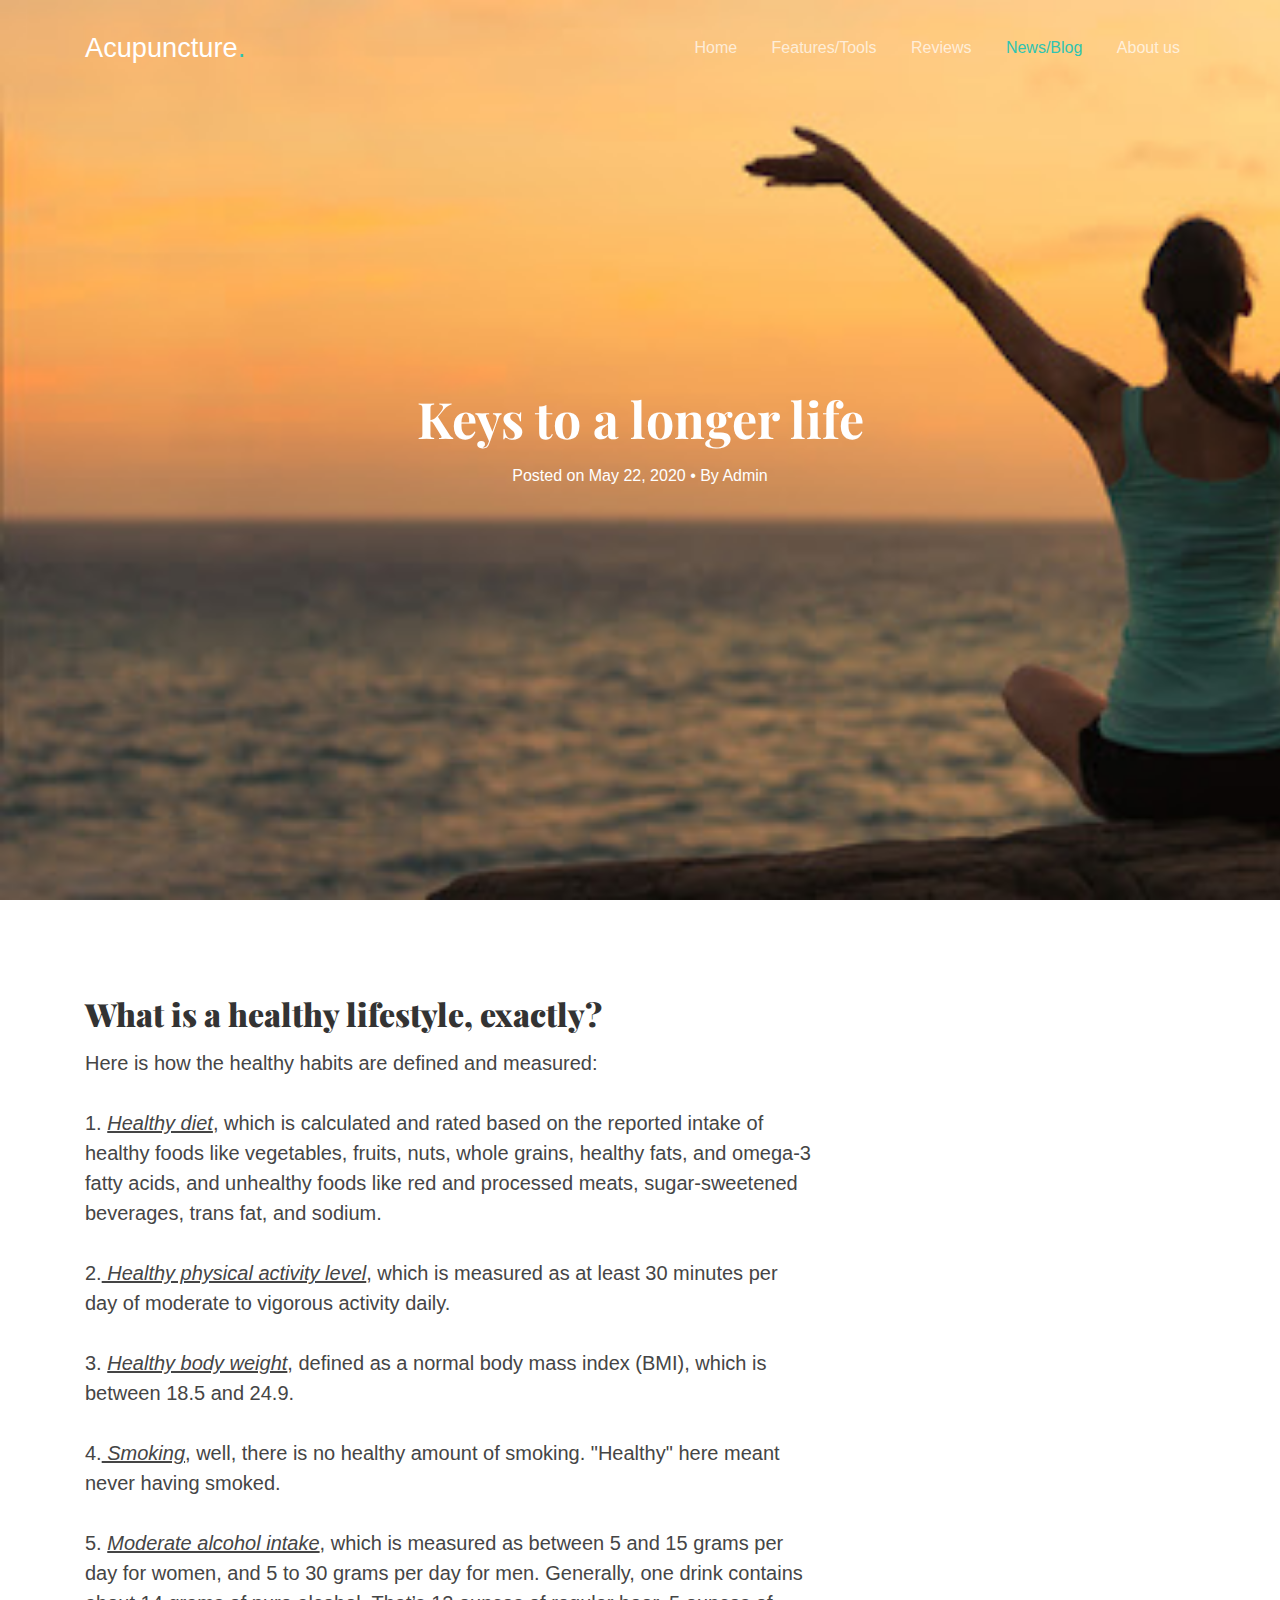
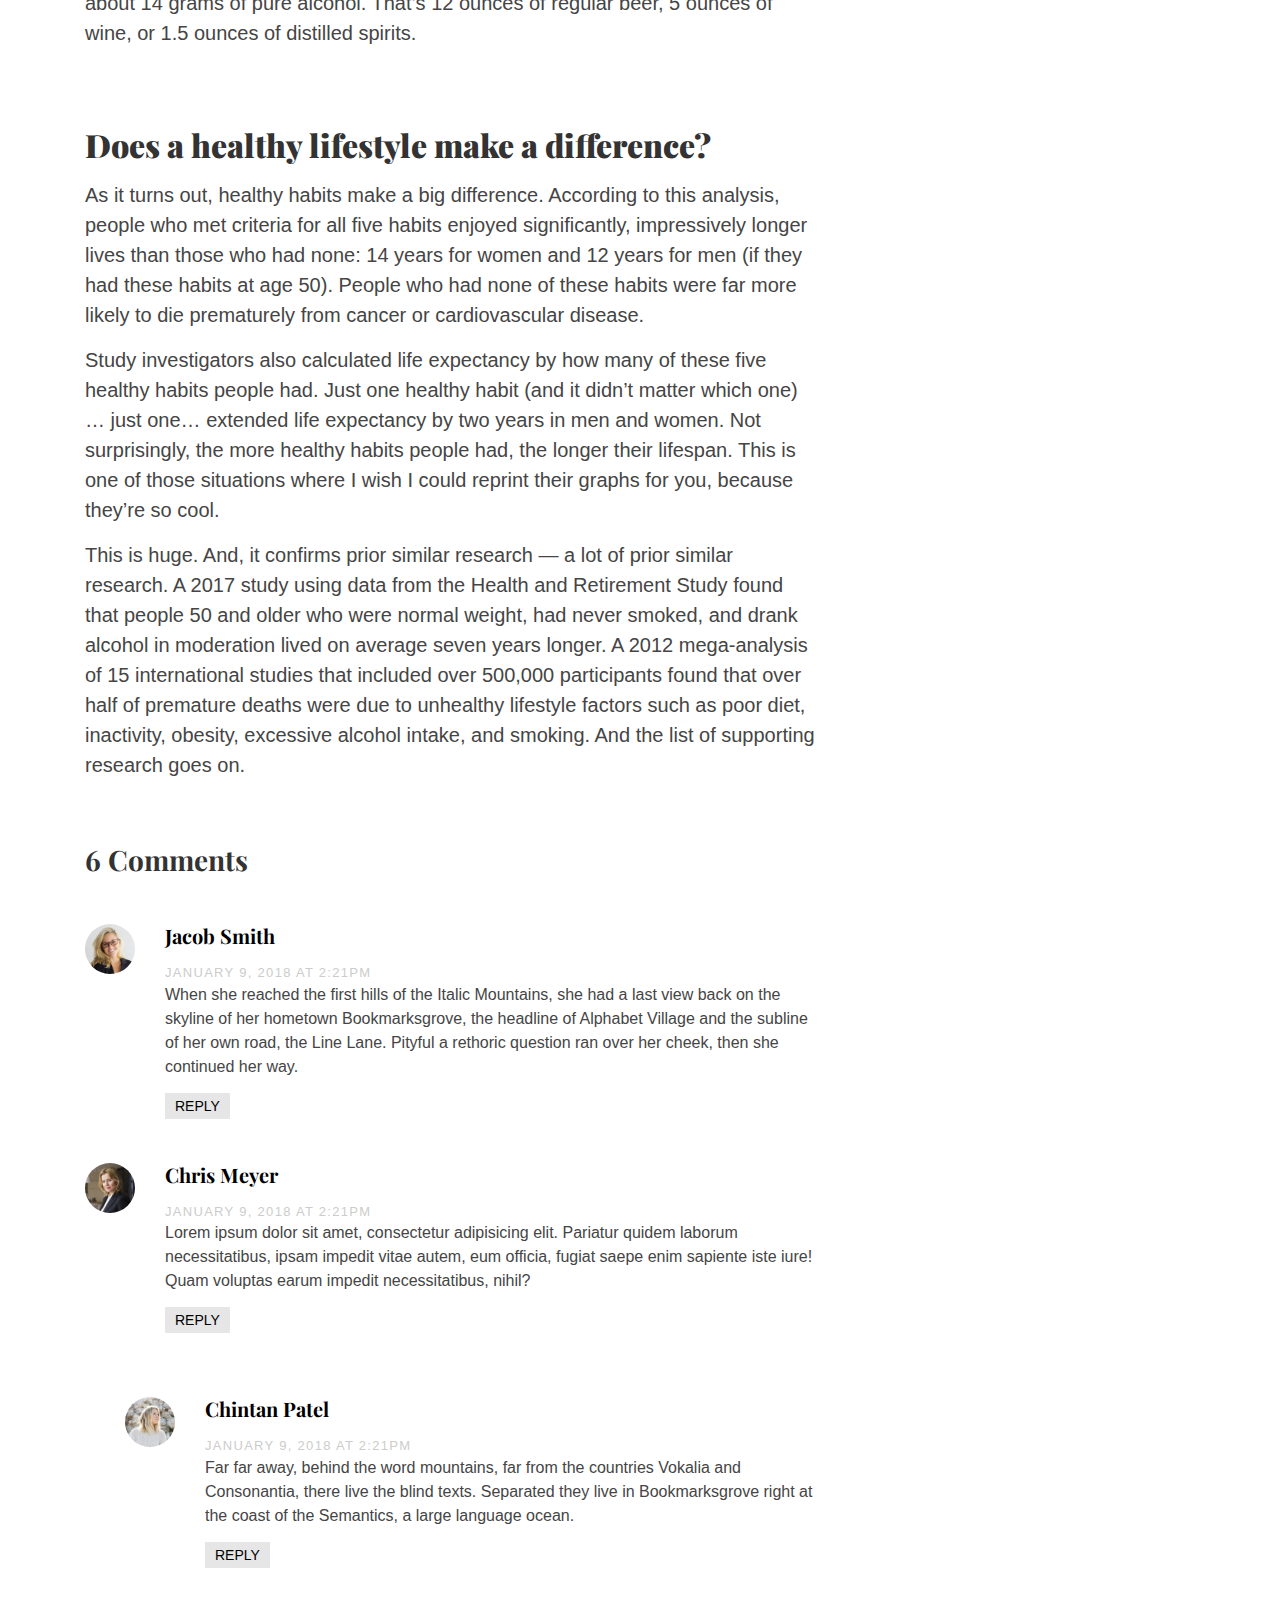
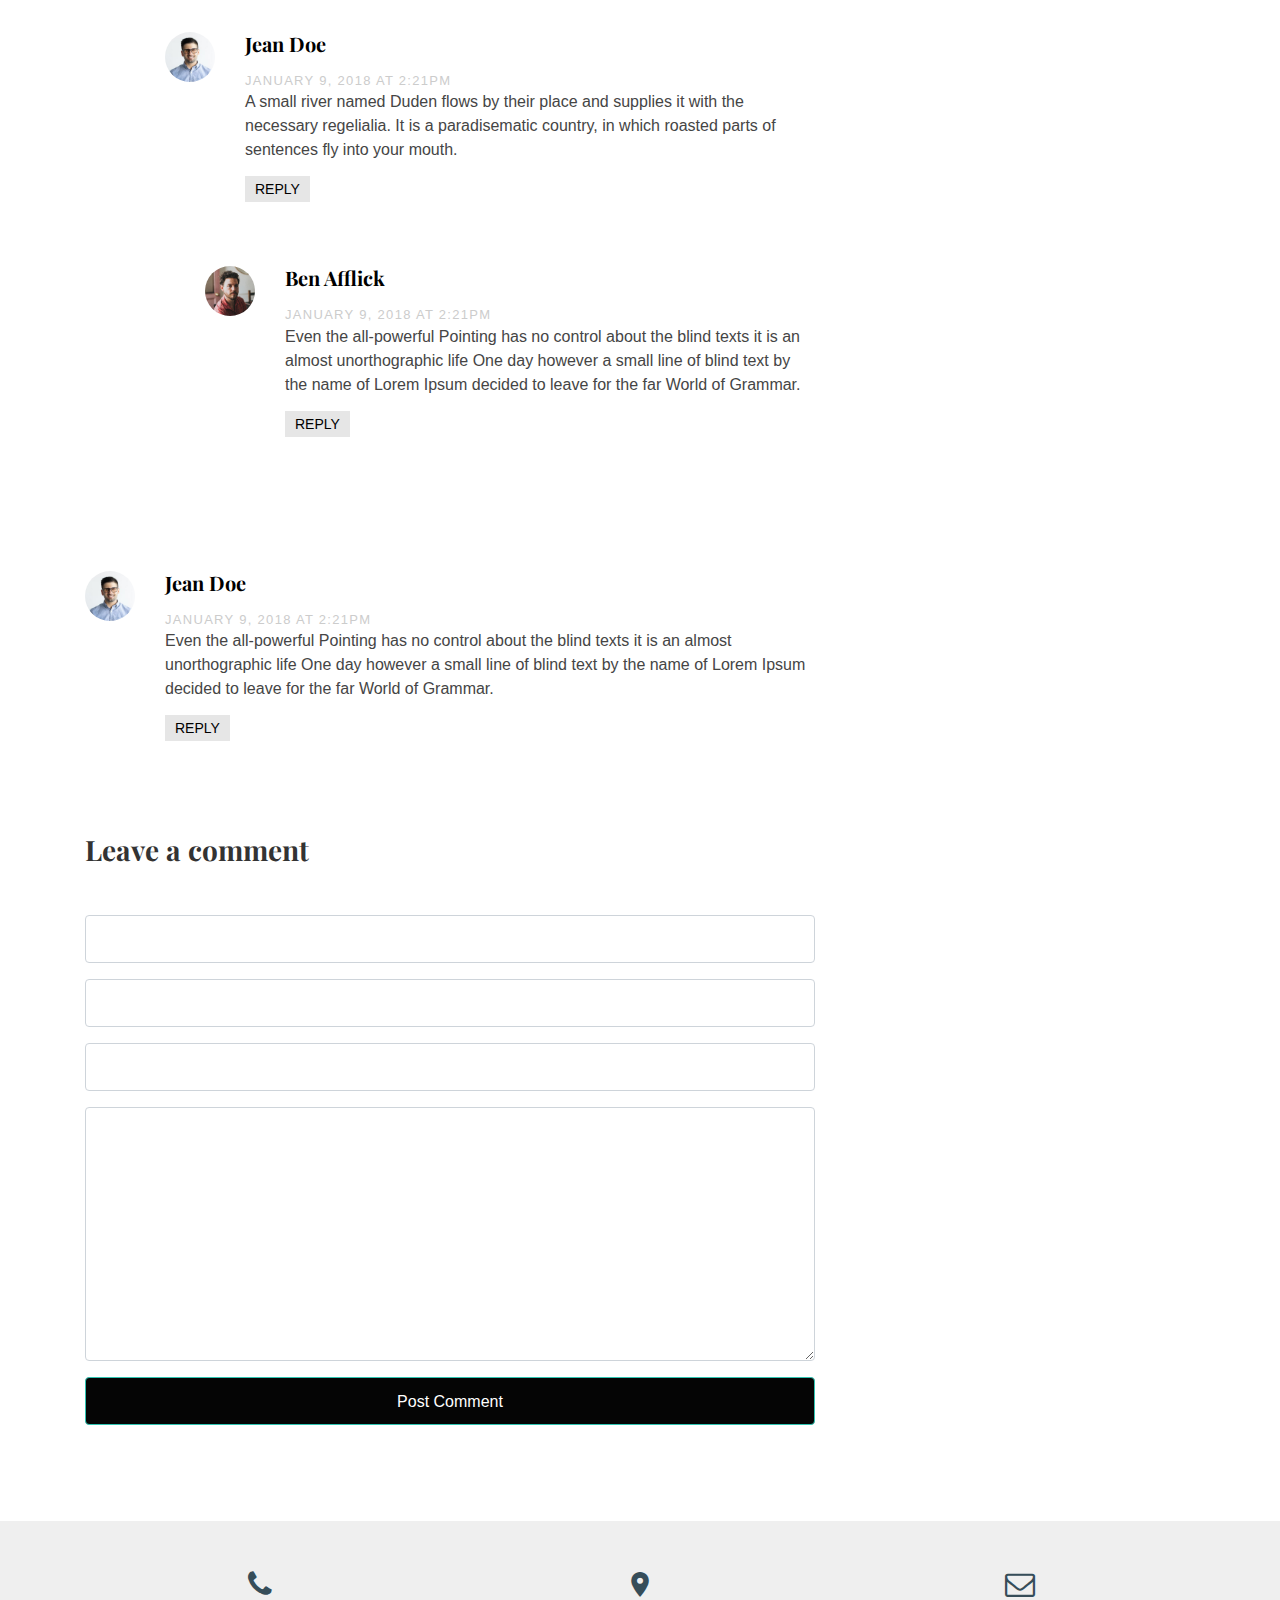
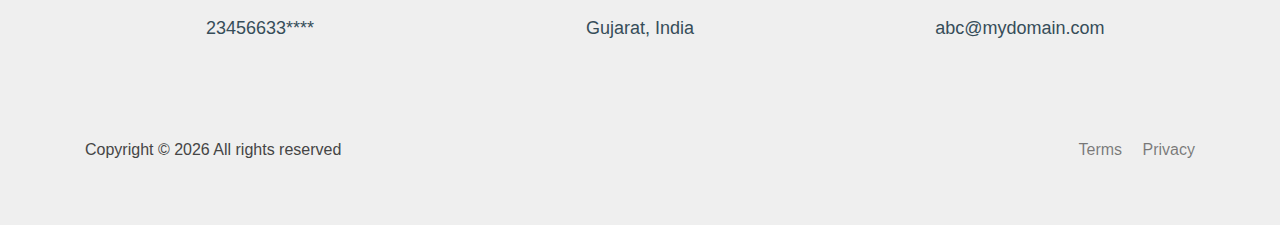
<file: single.html>
<!doctype html>
<html lang="en">

<head>
  <title>Acupuncture &mdash; Free Website Template by Colorlib</title>
  <meta charset="utf-8">
  <meta name="viewport" content="width=device-width, initial-scale=1, shrink-to-fit=no">

  <link
    href="https://fonts.googleapis.com/css2?family=Playfair+Display:wght@400;700&family=Roboto:wght@400;700&display=swap"
    rel="stylesheet">

  <link rel="stylesheet" href="fonts/icomoon/style.css">

  <link rel="stylesheet" href="css/bootstrap.min.css">
  <link rel="stylesheet" href="css/bootstrap-datepicker.css">
  <link rel="stylesheet" href="css/jquery.fancybox.min.css">
  <link rel="stylesheet" href="css/owl.carousel.min.css">
  <link rel="stylesheet" href="css/owl.theme.default.min.css">
  <link rel="stylesheet" href="fonts/flaticon/font/flaticon.css">
  <link rel="stylesheet" href="css/aos.css">

  <!-- MAIN CSS -->
  <link rel="stylesheet" href="css/style.css">

</head>

<body>


  <div class="site-wrap" id="home-section">

    <div class="site-mobile-menu site-navbar-target">
      <div class="site-mobile-menu-header">
        <div class="site-mobile-menu-close mt-3">
          <span class="icon-close2 js-menu-toggle"></span>
        </div>
      </div>
      <div class="site-mobile-menu-body"></div>
    </div>



    <header class="site-navbar site-navbar-target" role="banner">

      <div class="container">
        <div class="row align-items-center position-relative">

          <div class="col-3">
            <div class="site-logo">
              <a href="index.html">Acupuncture<span class="text-primary">.</span> </a>
            </div>
          </div>

          <div class="col-9 text-right">

            <span class="d-inline-block d-lg-none"><a href="#" class=" site-menu-toggle js-menu-toggle py-5 "><span
                  class="icon-menu h3 text-white"></span></a></span>

            <nav class="site-navigation text-right ml-auto d-none d-lg-block" role="navigation">
              <ul class="site-menu main-menu js-clone-nav ml-auto ">
                <li><a href="index.html" class="nav-link">Home</a></li>
                <li><a href="services.html" class="nav-link">Features/Tools</a></li>
                <li><a href="testimonials.html" class="nav-link">Reviews</a></li>
                <li class="active"><a href="blog.html" class="nav-link">News/Blog</a></li>
                <li><a href="about.html" class="nav-link">About us</a></li>
                <!-- <li><a href="contact.html" class="nav-link">Contact</a></li> -->
              </ul>
            </nav>
          </div>


        </div>
      </div>

    </header>


    <div class="hero" style="background-image: url('images/long3.jpg');">
      <div class="container">
        <div class="row align-items-center justify-content-center">
          <div class="col-lg-8 intro text-center">
            <h1 class="text-white">Keys to a longer life</h1>
            <div class="pb-4 text-white">Posted on May 22, 2020 &bullet; By Admin</div>
          </div>
        </div>
      </div>
    </div>

    <div class="site-section">
      <div class="container">
        <div class="row">
          <div class="col-md-8 blog-content">

            <!-- Far far away, behind the word mountains, far from the countries Vokalia and Consonantia, there live the blind texts. Separated they live in Bookmarksgrove right at the coast of the Semantics, a large language ocean.</p>
            <p>A small river named Duden flows by their place and supplies it with the necessary regelialia. It is a paradisematic country, in which roasted parts of sentences fly into your mouth.</p>

            <blockquote><p>Even the all-powerful Pointing has no control about the blind texts it is an almost unorthographic life One day however a small line of blind text by the name of Lorem Ipsum decided to leave for the far World of Grammar.</p></blockquote>

            <p>The Big Oxmox advised her not to do so, because there were thousands of bad Commas, wild Question Marks and devious Semikoli, but the Little Blind Text didn’t listen. She packed her seven versalia, put her initial into the belt and made herself on the way.</p>

            <p>When she reached the first hills of the Italic Mountains, she had a last view back on the skyline of her hometown Bookmarksgrove, the headline of Alphabet Village and the subline of her own road, the Line Lane. Pityful a rethoric question ran over her cheek, then she continued her way.</p>

            <p>A small river named Duden flows by their place and supplies it with the necessary regelialia. It is a paradisematic country, in which roasted parts of sentences fly into your mouth.</p>

            <blockquote><p>Even the all-powerful Pointing has no control about the blind texts it is an almost unorthographic life One day however a small line of blind text by the name of Lorem Ipsum decided to leave for the far World of Grammar.</p></blockquote>

            <p>The Big Oxmox advised her not to do so, because there were thousands of bad Commas, wild Question Marks and devious Semikoli, but the Little Blind Text didn’t listen. She packed her seven versalia, put her initial into the belt and made herself on the way.</p>
            
            <p>When she reached the first hills of the Italic Mountains, she had a last view back on the skyline of her hometown Bookmarksgrove, the headline of Alphabet Village and the subline of her own road, the Line Lane. Pityful a rethoric question ran over her cheek, then she continued her way.-->
            <p>
              <h2> <b> What is a healthy lifestyle, exactly?</b></h2>
            </p>
            <p class="lead"> Here is how the healthy habits are defined and measured:<br>

              <br>1. <i><u> Healthy diet</u></i>, which is calculated and rated based on the reported intake of
              healthy foods like vegetables, fruits, nuts, whole grains, healthy fats, and omega-3 fatty acids, and
              unhealthy
              foods like red and processed meats, sugar-sweetened beverages, trans fat, and sodium.<br>

              <br>2.<i><u> Healthy physical activity level</u></i>, which is measured as at least 30 minutes per day
              of moderate to vigorous activity daily.<br>

              <br>3. <i><u> Healthy body weight</u></i>, defined as a normal body mass index (BMI), which is between
              18.5 and 24.9.<br>

              <br>4.<i><u> Smoking</u></i>, well, there is no healthy amount of smoking. "Healthy" here meant never
              having
              smoked.<br>

              <br>5. <i><u>Moderate alcohol intake</u></i>, which is measured as between 5 and 15 grams per day for
              women,
              and 5 to 30
              grams per day for men. Generally, one drink contains about 14 grams of pure alcohol. That’s 12 ounces of
              regular beer, 5 ounces of wine, or 1.5 ounces of distilled spirits.
            </p>
            <p><br><br>
              <h2> <b> Does a healthy lifestyle make a difference?</b></h2>
              <p class="lead"> As it turns out, healthy habits make a big difference. According to this analysis,
                people who met criteria for all five habits enjoyed significantly, impressively longer lives than those
                who had
                none: 14 years for women and 12 years for men (if they had these habits at age 50). People who had none
                of
                these habits were far more likely to die prematurely from cancer or cardiovascular disease.</p>
            </p>
            <p class="lead">Study investigators also calculated life expectancy by how many of these five healthy habits
              people had. Just one healthy habit (and it didn’t matter which one) … just one… extended life expectancy
              by two years in men and women. Not surprisingly, the more healthy habits people had, the longer their
              lifespan. This is one of those situations where I wish I could reprint their graphs for you, because
              they’re so cool.
            </p>
            <p class="lead"> This is huge. And, it confirms prior similar research — a lot of prior similar research. A
              2017 study using data from the Health and Retirement Study found that people 50 and older who were normal
              weight, had never smoked, and drank alcohol in moderation lived on average seven years longer. A 2012
              mega-analysis of 15 international studies that included over 500,000 participants found that over half of
              premature deaths were due to unhealthy lifestyle factors such as poor diet, inactivity, obesity, excessive
              alcohol intake, and smoking. And the list of supporting research goes on.</p>



            <!-- <div class="pt-5">
              <p>Categories:  <a href="#">Design</a>, <a href="#">Events</a>  Tags: <a href="#">#html</a>, <a href="#">#trends</a></p>
            </div> -->


            <div class="pt-5">
              <h3 class="mb-5">6 Comments</h3>
              <ul class="comment-list">
                <li class="comment">
                  <div class="vcard bio">
                    <img src="images/person_2.jpg" alt="Free Website Template by Free-Template.co">
                  </div>
                  <div class="comment-body">
                    <h3>Jacob Smith</h3>
                    <div class="meta">January 9, 2018 at 2:21pm</div>
                    <p>When she reached the first hills of the Italic Mountains, she had a last view back on the skyline
                      of her hometown Bookmarksgrove, the headline of Alphabet Village and the subline of her own road,
                      the Line Lane. Pityful a rethoric question ran over her cheek, then she continued her way.</p>
                    <p><a href="#" class="reply">Reply</a></p>
                  </div>
                </li>

                <li class="comment">
                  <div class="vcard bio">
                    <img src="images/person_3.jpg" alt="Free Website Template by Free-Template.co">
                  </div>
                  <div class="comment-body">
                    <h3>Chris Meyer</h3>
                    <div class="meta">January 9, 2018 at 2:21pm</div>
                    <p>Lorem ipsum dolor sit amet, consectetur adipisicing elit. Pariatur quidem laborum necessitatibus,
                      ipsam impedit vitae autem, eum officia, fugiat saepe enim sapiente iste iure! Quam voluptas earum
                      impedit necessitatibus, nihil?</p>
                    <p><a href="#" class="reply">Reply</a></p>
                  </div>

                  <ul class="children">
                    <li class="comment">
                      <div class="vcard bio">
                        <img src="images/person_5.jpg" alt="Free Website Template by Free-Template.co">
                      </div>
                      <div class="comment-body">
                        <h3>Chintan Patel</h3>
                        <div class="meta">January 9, 2018 at 2:21pm</div>
                        <p>Far far away, behind the word mountains, far from the countries Vokalia and Consonantia,
                          there live the blind texts. Separated they live in Bookmarksgrove right at the coast of the
                          Semantics, a large language ocean.</p>
                        <p><a href="#" class="reply">Reply</a></p>
                      </div>


                      <ul class="children">
                        <li class="comment">
                          <div class="vcard bio">
                            <img src="images/person_1.jpg" alt="Free Website Template by Free-Template.co">
                          </div>
                          <div class="comment-body">
                            <h3>Jean Doe</h3>
                            <div class="meta">January 9, 2018 at 2:21pm</div>
                            <p>A small river named Duden flows by their place and supplies it with the necessary
                              regelialia. It is a paradisematic country, in which roasted parts of sentences fly into
                              your mouth.</p>
                            <p><a href="#" class="reply">Reply</a></p>
                          </div>

                          <ul class="children">
                            <li class="comment">
                              <div class="vcard bio">
                                <img src="images/person_4.jpg" alt="Free Website Template by Free-Template.co">
                              </div>
                              <div class="comment-body">
                                <h3>Ben Afflick</h3>
                                <div class="meta">January 9, 2018 at 2:21pm</div>
                                <p>Even the all-powerful Pointing has no control about the blind texts it is an almost
                                  unorthographic life One day however a small line of blind text by the name of Lorem
                                  Ipsum decided to leave for the far World of Grammar.</p>
                                <p><a href="#" class="reply">Reply</a></p>
                              </div>
                            </li>
                          </ul>
                        </li>
                      </ul>
                    </li>
                  </ul>
                </li>

                <li class="comment">
                  <div class="vcard bio">
                    <img src="images/person_1.jpg" alt="Free Website Template by Free-Template.co">
                  </div>
                  <div class="comment-body">
                    <h3>Jean Doe</h3>
                    <div class="meta">January 9, 2018 at 2:21pm</div>
                    <p>Even the all-powerful Pointing has no control about the blind texts it is an almost
                      unorthographic life One day however a small line of blind text by the name of Lorem Ipsum decided
                      to leave for the far World of Grammar.</p>
                    <p><a href="#" class="reply">Reply</a></p>
                  </div>
                </li>
              </ul>
              <!-- END comment-list -->

              <div class="comment-form-wrap pt-5">
                <h3 class="mb-5">Leave a comment</h3>
                <form action="#" class="">
                  <div class="form-group">
                    <label for="name">Name *</label>
                    <input type="text" class="form-control" id="name">
                  </div>
                  <div class="form-group">
                    <label for="email">Email *</label>
                    <input type="email" class="form-control" id="email">
                  </div>
                  <div class="form-group">
                    <label for="website">Website</label>
                    <input type="url" class="form-control" id="website">
                  </div>

                  <div class="form-group">
                    <label for="message">Message</label>
                    <textarea name="" id="message" cols="30" rows="10" class="form-control"></textarea>
                  </div>
                  <div class="form-group">
                    <input type="submit" value="Post Comment" class="btn btn-primary btn-md text-white">
                  </div>

                </form>
              </div>
            </div>

          </div>
          <!-- <div class="col-md-4 sidebar">
            <div class="sidebar-box">
              <form action="#" class="search-form">
                 <div class="form-group">
                  <span class="icon fa fa-search"></span>
                  <input type="text" class="form-control" placeholder="Type a keyword and hit enter">
                </div> -->
          <!-- </form> -->
          <!-- </div> -->
          <!-- <div class="sidebar-box">
              <div class="categories">
                <h3>Categories</h3>
                <li><a href="#">Creatives <span>(12)</span></a></li>
                <li><a href="#">News <span>(22)</span></a></li>
                <li><a href="#">Design <span>(37)</span></a></li>
                <li><a href="#">HTML <span>(42)</span></a></li>
                <li><a href="#">Web Development <span>(14)</span></a></li>
              </div> -->
          <!-- </div> -->
          <!-- <div class="sidebar-box">
              <img src="images/person_1.jpg" alt="Free Website Template by Free-Template.co" class="img-fluid mb-4 w-50 rounded-circle">
              <h3 class="text-black">About The Author</h3>
              <p>Even the all-powerful Pointing has no control about the blind texts it is an almost unorthographic life One day however a small line of blind text by the name of Lorem Ipsum decided to leave for the far World of Grammar.</p>
              <p><a href="#" class="btn btn-primary btn-md text-white">Read More</a></p>
            </div>

            <div class="sidebar-box">
              <h3 class="text-black">Paragraph</h3>
              <p>When she reached the first hills of the Italic Mountains, she had a last view back on the skyline of her hometown Bookmarksgrove, the headline of Alphabet Village and the subline of her own road, the Line Lane. Pityful a rethoric question ran over her cheek, then she continued her way.</p>
            </div> -->
          <!-- </div> -->
        </div>
      </div>
    </div>



    <footer class="site-footer py-5">
      <div class="container">

        <div class="row">
          <div class="col-lg-4">

            <div class="text-center quick-contact-info">
              <div class="mb-3 icon-wrap">
                <span class="icon-phone"></span>
              </div>
              <span class="caption">23456633****</span>
            </div>

          </div>
          <div class="col-lg-4">

            <div class="text-center quick-contact-info">
              <div class="mb-3 icon-wrap">
                <span class="icon-room"></span>
              </div>
              <span class="caption">Gujarat, India</span>
            </div>

          </div>
          <div class="col-lg-4">

            <div class="text-center quick-contact-info">
              <div class="mb-3 icon-wrap">
                <span class="icon-envelope-o"></span>
              </div>
              <span class="caption">abc@mydomain.com</span>
            </div>

          </div>
        </div>


        <div class="row pt-5 mt-5 text-center">
          <div class="col-lg-7 text-lg-left">
            <p>
              <!-- Link back to Colorlib can't be removed. Template is licensed under CC BY 3.0. -->
              Copyright &copy;
              <script>
                document.write(new Date().getFullYear());
              </script> All rights reserved
              <!-- | This template is made with <i class="icon-heart text-danger" aria-hidden="true"></i> by <a href="https://colorlib.com" target="_blank" >Colorlib</a> -->
              <!-- Link back to Colorlib can't be removed. Template is licensed under CC BY 3.0. -->
            </p>
          </div>
          <div class="col-lg-5 text-lg-right">
            <a href="#" class="ml-3">Terms</a>
            <a href="#" class="ml-3">Privacy</a>
          </div>


        </div>
      </div>
    </footer>

  </div>

  <script src="js/jquery-3.3.1.min.js"></script>
  <script src="js/popper.min.js"></script>
  <script src="js/bootstrap.min.js"></script>
  <script src="js/owl.carousel.min.js"></script>
  <script src="js/jquery.sticky.js"></script>
  <script src="js/jquery.waypoints.min.js"></script>
  <script src="js/jquery.animateNumber.min.js"></script>
  <script src="js/jquery.fancybox.min.js"></script>
  <script src="js/jquery.easing.1.3.js"></script>
  <script src="js/bootstrap-datepicker.min.js"></script>
  <script src="js/aos.js"></script>

  <script src="js/main.js"></script>

</body>

</html>
</file>
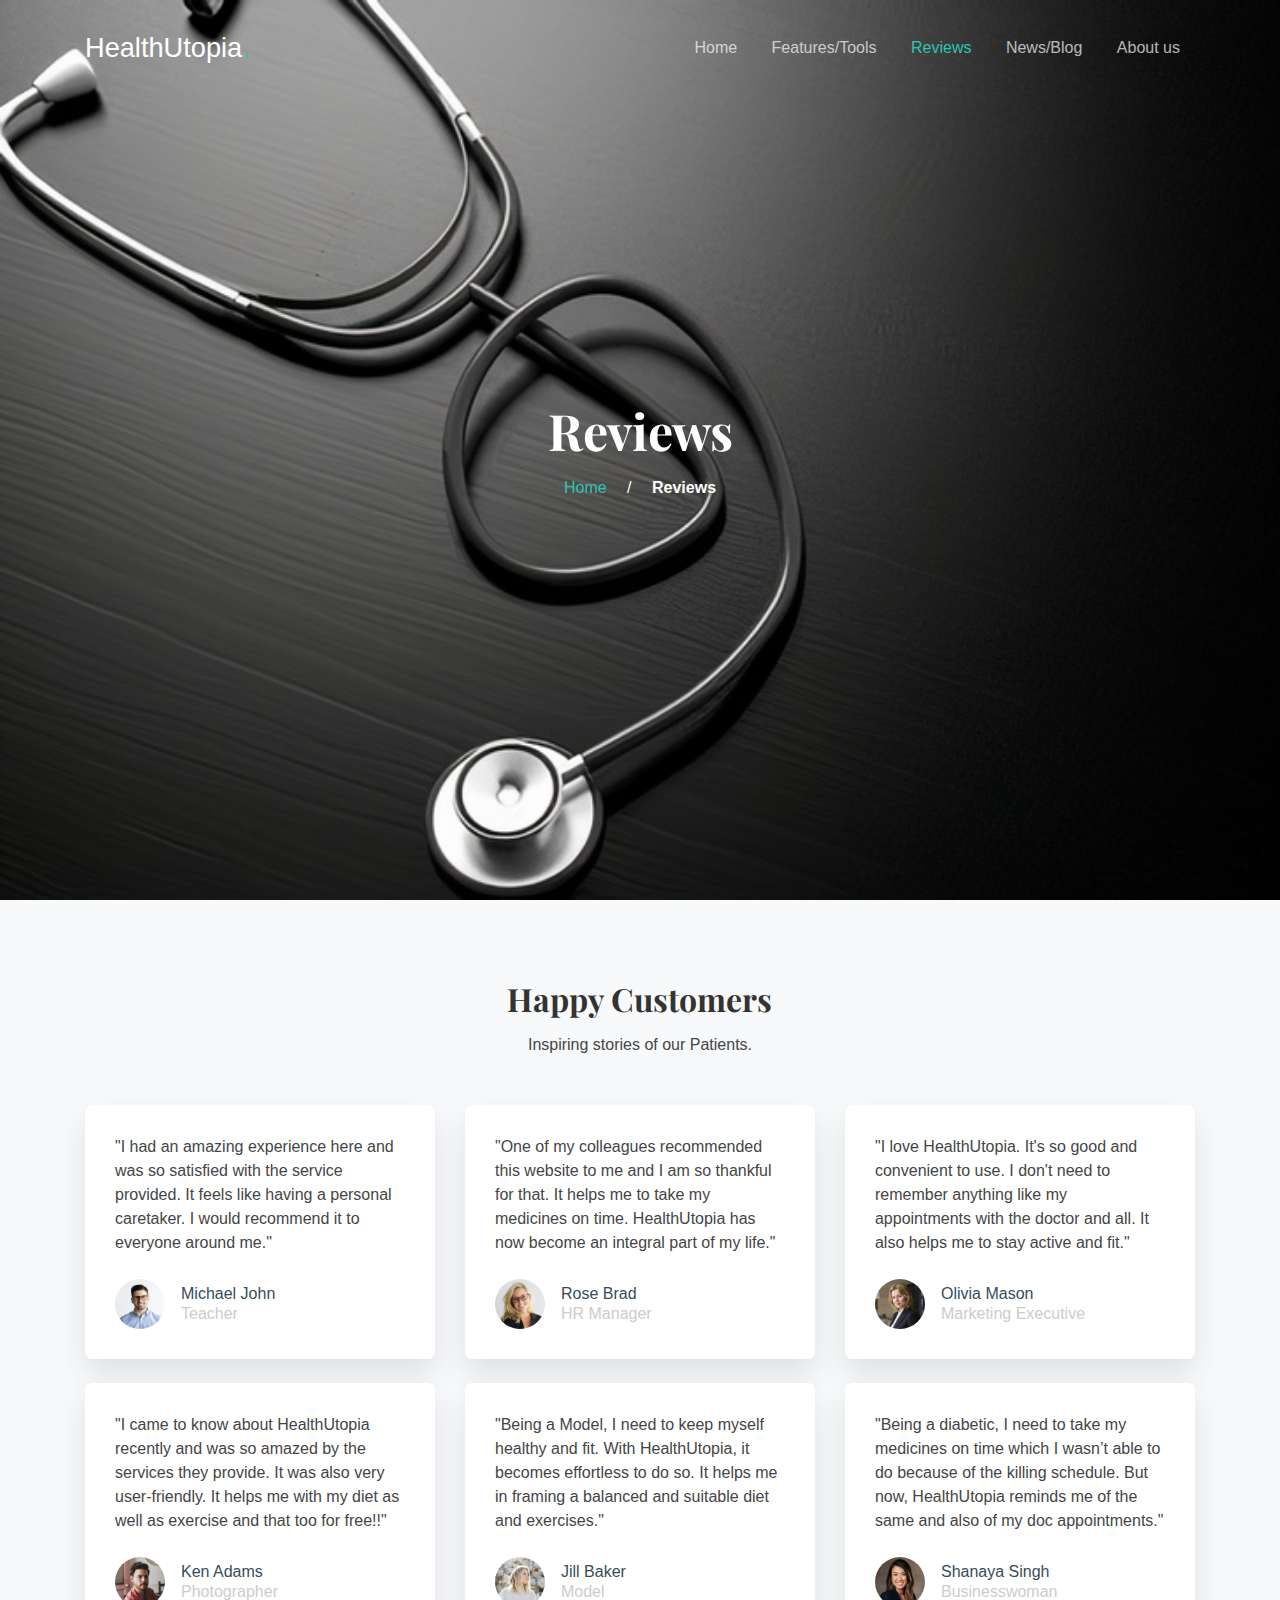
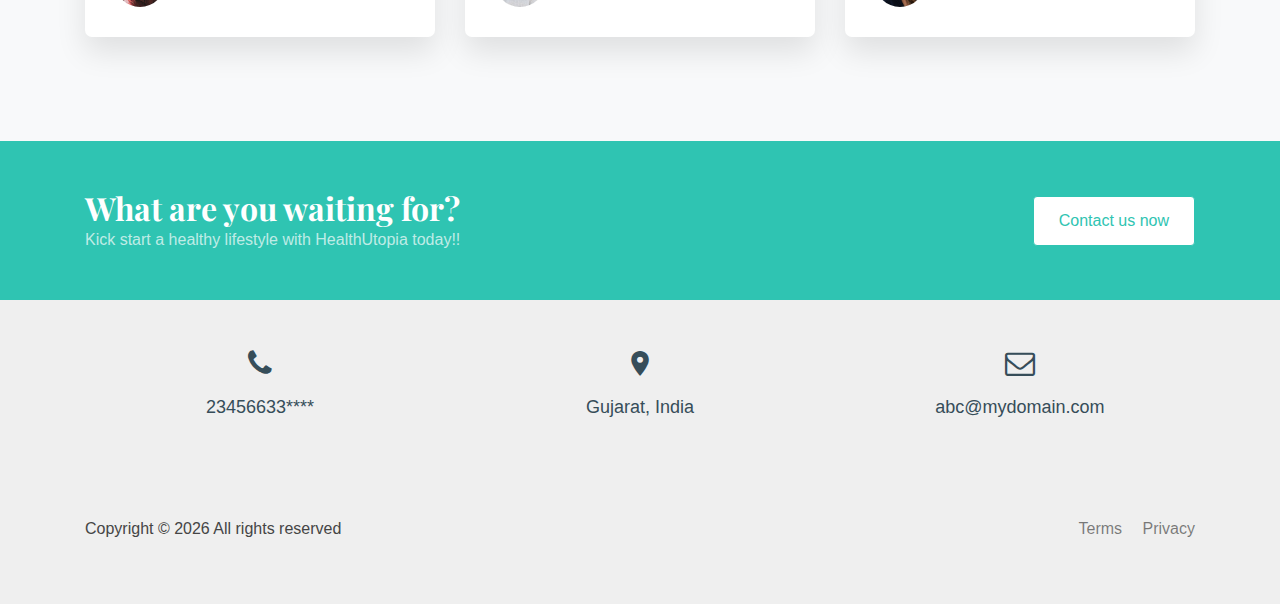
<file: testimonials.html>
<!doctype html>
<html lang="en">

<head>
  <title>HealthUtopia &mdash; Website by College students</title>
  <meta charset="utf-8">
  <meta name="viewport" content="width=device-width, initial-scale=1, shrink-to-fit=no">

  <link
    href="https://fonts.googleapis.com/css2?family=Playfair+Display:wght@400;700&family=Roboto:wght@400;700&display=swap"
    rel="stylesheet">

  <link rel="stylesheet" href="fonts/icomoon/style.css">

  <link rel="stylesheet" href="css/bootstrap.min.css">
  <link rel="stylesheet" href="css/bootstrap-datepicker.css">
  <link rel="stylesheet" href="css/jquery.fancybox.min.css">
  <link rel="stylesheet" href="css/owl.carousel.min.css">
  <link rel="stylesheet" href="css/owl.theme.default.min.css">
  <link rel="stylesheet" href="fonts/flaticon/font/flaticon.css">
  <link rel="stylesheet" href="css/aos.css">

  <!-- MAIN CSS -->
  <link rel="stylesheet" href="css/style.css">

</head>

<body>


  <div class="site-wrap" id="home-section">

    <div class="site-mobile-menu site-navbar-target">
      <div class="site-mobile-menu-header">
        <div class="site-mobile-menu-close mt-3">
          <span class="icon-close2 js-menu-toggle"></span>
        </div>
      </div>
      <div class="site-mobile-menu-body"></div>
    </div>



    <header class="site-navbar site-navbar-target" role="banner">

      <div class="container">
        <div class="row align-items-center position-relative">

          <div class="col-3">
            <div class="site-logo">
              <a href="index.html">HealthUtopia<span class="text-primary">.</span> </a>
            </div>
          </div>

          <div class="col-9 text-right">

            <span class="d-inline-block d-lg-none"><a href="#" class=" site-menu-toggle js-menu-toggle py-5 "><span
                  class="icon-menu h3 text-white"></span></a></span>

            <nav class="site-navigation text-right ml-auto d-none d-lg-block" role="navigation">
              <ul class="site-menu main-menu js-clone-nav ml-auto ">
                <li><a href="index.html" class="nav-link">Home</a></li>
                <li><a href="services.html" class="nav-link">Features/Tools</a></li>
                <li class="active"><a href="testimonials.html" class="nav-link">Reviews</a></li>
                <li><a href="blog.html" class="nav-link">News/Blog</a></li>
                <li><a href="about.html" class="nav-link">About us</a></li>
                <!-- <li><a href="contact.html" class="nav-link">Contact</a></li> -->
              </ul>
            </nav>
          </div>


        </div>
      </div>

    </header>


    <div class="hero"
      style="background-image: url('images/health-concept-stethoscope-on-black-260nw-1017037081_auto_x2.jpg');">
      <div class="container">
        <div class="row align-items-center justify-content-center">
          <div class="col-lg-8 intro text-center">
            <h1 class="text-white">Reviews</h1>
            <a href="index.html">Home</a> <span class="mx-3 text-white">/</span> <strong
              class="text-white">Reviews</strong>
          </div>
        </div>
      </div>
    </div>

    <div class="site-section bg-light">
      <div class="container">
        <div class="row">
          <div class="col-lg-7 text-center mx-auto">
            <h2 class="section-heading"><strong> Happy Customers</strong></h2>
            <p class="mb-5">Inspiring stories of our Patients.</p>
            <!-- <p class="mb-5">Lorem ipsum dolor sit amet, consectetur adipisicing elit.</p> -->
          </div>
        </div>
        <div class="row">
          <div class="col-lg-4 mb-4 mb-lg-4">
            <div class="testimonial-2">
              <blockquote class="mb-4">
                <p>"I had an amazing experience here and was so satisfied with the service provided. It feels like
                  having a personal caretaker. I would recommend it to everyone around me."</p>
              </blockquote>
              <div class="d-flex v-card align-items-center">
                <img src="images/person_1.jpg" alt="Image" class="img-fluid mr-3">
                <div class="author-name">
                  <span class="d-block">Michael John</span>
                  <span>Teacher</span>
                </div>
              </div>
            </div>
          </div>
          <div class="col-lg-4 mb-4 mb-lg-4">
            <div class="testimonial-2">
              <blockquote class="mb-4">
                <p>"One of my colleagues recommended this website to me and I am so thankful for that. It helps me to
                  take my medicines on time. HealthUtopia has now become an integral part of my life."</p>
              </blockquote>
              <div class="d-flex v-card align-items-center">
                <img src="images/person_2.jpg" alt="Image" class="img-fluid mr-3">
                <div class="author-name">
                  <span class="d-block">Rose Brad</span>
                  <span>HR Manager</span>
                </div>
              </div>
            </div>
          </div>
          <div class="col-lg-4 mb-4 mb-lg-4">
            <div class="testimonial-2">
              <blockquote class="mb-4">
                <p>"I love HealthUtopia. It's so good and convenient to use. I don't need to remember anything like my
                  appointments with the doctor and all. It also helps me to stay active and fit."</p>
              </blockquote>
              <div class="d-flex v-card align-items-center">
                <img src="images/person_3.jpg" alt="Image" class="img-fluid mr-3">
                <div class="author-name">
                  <span class="d-block">Olivia Mason</span>
                  <span>Marketing Executive</span>
                </div>
              </div>
            </div>
          </div>

          <div class="col-lg-4 mb-4 mb-lg-4">
            <div class="testimonial-2">
              <blockquote class="mb-4">
                <p>"I came to know about HealthUtopia recently and was so amazed by the services they provide. It was
                  also very user-friendly. It helps me with my diet as well as exercise and that too for free!!"</p>
              </blockquote>
              <div class="d-flex v-card align-items-center">
                <img src="images/person_4.jpg" alt="Image" class="img-fluid mr-3">
                <div class="author-name">
                  <span class="d-block">Ken Adams</span>
                  <span>Photographer</span>
                </div>
              </div>
            </div>
          </div>
          <div class="col-lg-4 mb-4 mb-lg-4">
            <div class="testimonial-2">
              <blockquote class="mb-4">
                <p>"Being a Model, I need to keep myself healthy and fit. With HealthUtopia, it becomes effortless to do
                  so. It helps me in framing a balanced and suitable diet and exercises."</p>
              </blockquote>
              <div class="d-flex v-card align-items-center">
                <img src="images/person_5.jpg" alt="Image" class="img-fluid mr-3">
                <div class="author-name">
                  <span class="d-block">Jill Baker</span>
                  <span>Model</span>
                </div>
              </div>
            </div>
          </div>
          <div class="col-lg-4 mb-4 mb-lg-4">
            <div class="testimonial-2">
              <blockquote class="mb-4">
                <p>"Being a diabetic, I need to take my medicines on time which I wasn’t able to do because of the
                  killing schedule. But now, HealthUtopia reminds me of the same and also of my doc appointments."</p>
              </blockquote>
              <div class="d-flex v-card align-items-center">
                <img src="images/person_6.jpg" alt="Image" class="img-fluid mr-3">
                <div class="author-name">
                  <span class="d-block">Shanaya Singh</span>
                  <span>Businesswoman</span>
                </div>
              </div>
            </div>
          </div>

        </div>
      </div>
    </div>

    <div class="site-section bg-primary py-5">
      <div class="container">
        <div class="row align-items-center">
          <div class="col-lg-7 mb-4 mb-md-0">
            <h2 class="mb-0 text-white">What are you waiting for?</h2>
            <p class="mb-0 opa-7">Kick start a healthy lifestyle with HealthUtopia today!!</p>
          </div>
          <div class="col-lg-5 text-md-right">
            <a href="about.html" class="btn btn-primary btn-white">Contact us now</a>
          </div>
        </div>
      </div>
    </div>



    <footer class="site-footer py-5">
      <div class="container">

        <div class="row">
          <div class="col-lg-4">

            <div class="text-center quick-contact-info">
              <div class="mb-3 icon-wrap">
                <span class="icon-phone"></span>
              </div>
              <span class="caption">23456633****</span>
            </div>

          </div>
          <div class="col-lg-4">

            <div class="text-center quick-contact-info">
              <div class="mb-3 icon-wrap">
                <span class="icon-room"></span>
              </div>
              <span class="caption">Gujarat, India</span>
            </div>

          </div>
          <div class="col-lg-4">

            <div class="text-center quick-contact-info">
              <div class="mb-3 icon-wrap">
                <span class="icon-envelope-o"></span>
              </div>
              <span class="caption">abc@mydomain.com</span>
            </div>

          </div>
        </div>


        <div class="row pt-5 mt-5 text-center">
          <div class="col-lg-7 text-lg-left">
            <p>
              <!-- Link back to Colorlib can't be removed. Template is licensed under CC BY 3.0. -->
              Copyright &copy;
              <script>document.write(new Date().getFullYear());</script> All rights reserved
              <!-- | This template is made with <i class="icon-heart text-danger" aria-hidden="true"></i> by <a href="https://colorlib.com" target="_blank" >Colorlib</a> -->
              <!-- Link back to Colorlib can't be removed. Template is licensed under CC BY 3.0. -->
            </p>
          </div>
          <div class="col-lg-5 text-lg-right">
            <a href="#" class="ml-3">Terms</a>
            <a href="#" class="ml-3">Privacy</a>
          </div>
          <!-- <div class="col-md-12">
              <div class="border-top pt-5">
                
              </div>
            </div> -->

        </div>
      </div>
    </footer>

  </div>

  <script src="js/jquery-3.3.1.min.js"></script>
  <script src="js/popper.min.js"></script>
  <script src="js/bootstrap.min.js"></script>
  <script src="js/owl.carousel.min.js"></script>
  <script src="js/jquery.sticky.js"></script>
  <script src="js/jquery.waypoints.min.js"></script>
  <script src="js/jquery.animateNumber.min.js"></script>
  <script src="js/jquery.fancybox.min.js"></script>
  <script src="js/jquery.easing.1.3.js"></script>
  <script src="js/bootstrap-datepicker.min.js"></script>
  <script src="js/aos.js"></script>

  <script src="js/main.js"></script>

</body>

</html>
</file>
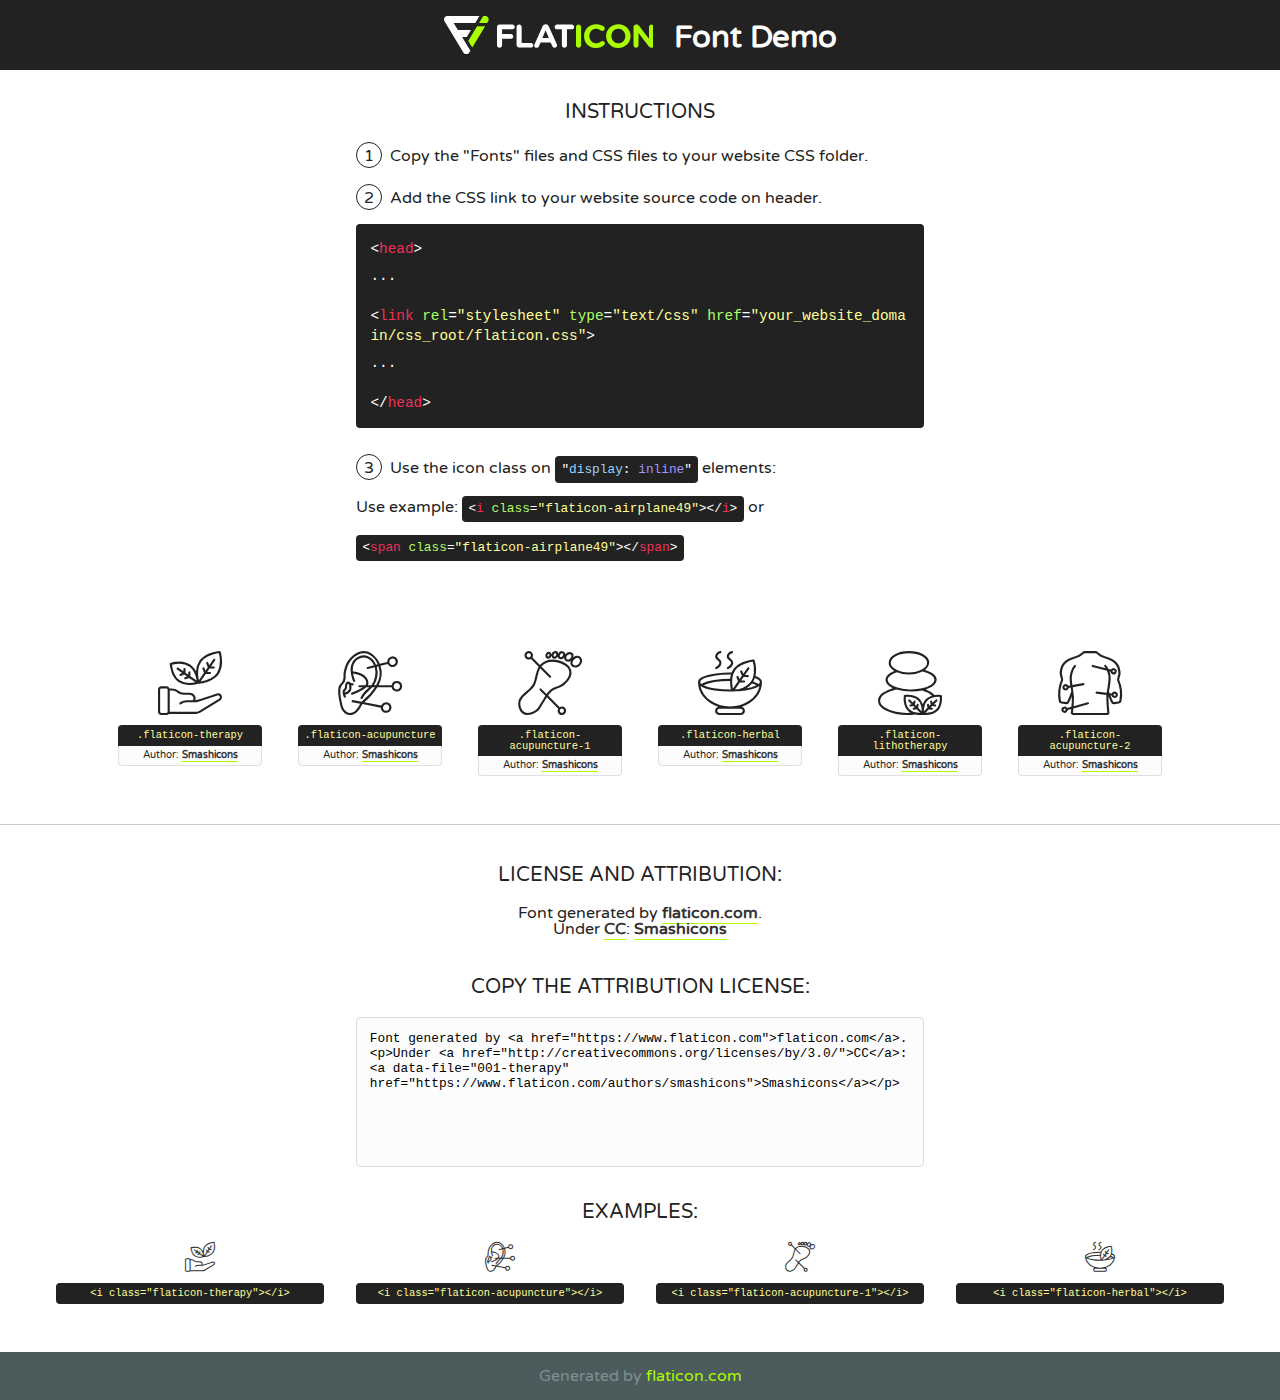
<file: fonts/flaticon/font/flaticon.html>
<!DOCTYPE html>
<!--
  Flaticon icon font: Flaticon
  Creation date: 27/05/2020 09:08
-->
<html>
<!DOCTYPE html>
<html>

<head>
    <title>Flaticon WebFont</title>
    <link href="http://fonts.googleapis.com/css?family=Varela+Round" rel="stylesheet" type="text/css" />
    <link rel="stylesheet" type="text/css" href="flaticon.css">
    <meta charset="UTF-8">
    <style>
    html, body, div, span, applet, object, iframe,
    h1, h2, h3, h4, h5, h6, p, blockquote, pre,
    a, abbr, acronym, address, big, cite, code,
    del, dfn, em, img, ins, kbd, q, s, samp,
    small, strike, strong, sub, sup, tt, var,
    b, u, i, center,
    dl, dt, dd, ol, ul, li,
    fieldset, form, label, legend,
    table, caption, tbody, tfoot, thead, tr, th, td,
    article, aside, canvas, details, embed, 
    figure, figcaption, footer, header, hgroup, 
    menu, nav, output, ruby, section, summary,
    time, mark, audio, video {
        margin: 0;
        padding: 0;
        border: 0;
        font-size: 100%;
        font: inherit;
        vertical-align: baseline;
    }
    /* HTML5 display-role reset for older browsers */
    article, aside, details, figcaption, figure, 
    footer, header, hgroup, menu, nav, section {
        display: block;
    }
    body {
        line-height: 1;
    }
    ol, ul {
        list-style: none;
    }
    blockquote, q {
        quotes: none;
    }
    blockquote:before, blockquote:after,
    q:before, q:after {
        content: '';
        content: none;
    }
    table {
        border-collapse: collapse;
        border-spacing: 0;
    }
    body {
        font-family: 'Varela Round', Helvetica, Arial, sans-serif;
        font-size: 16px;
        color: #222;
    }
    a {
        color: #333;
        border-bottom: 1px solid #a9fd00;
        font-weight: bold;
        text-decoration: none;
    }
    * {
        -moz-box-sizing: border-box;
        -webkit-box-sizing: border-box;
        box-sizing: border-box;
        margin: 0;
        padding: 0;
    }
    [class^="flaticon-"]:before, [class*=" flaticon-"]:before, [class^="flaticon-"]:after, [class*=" flaticon-"]:after {
        font-family: Flaticon;
        font-size: 30px;
        font-style: normal;
        margin-left: 20px;
        color: #333;
    }
    .wrapper {
        max-width: 600px;
        margin: auto;
        padding: 0 1em;
    }
    .title {
        font-size: 1.25em;
        text-align: center;
        margin-bottom: 1em;
        text-transform: uppercase;
    }
    header {
        text-align: center;
        background-color: #222;
        color: #fff;
        padding: 1em;
    }
    header .logo {
        width: 210px;
        height: 38px;
        display: inline-block;
        vertical-align: middle;
        margin-right: 1em;
        border: none;
    }
    header strong {
        font-size: 1.95em;
        font-weight: bold;
        vertical-align: middle;
        margin-top: 5px;
        display: inline-block;
    }
    .demo {
        margin: 2em auto;
        line-height: 1.25em;
    }
    .demo ul li {
        margin-bottom: 1em;
    }
    .demo ul li .num {
        color: #222;
        border-radius: 20px;
        display: inline-block;
        width: 26px;
        padding: 3px;
        height: 26px;
        text-align: center;
        margin-right: 0.5em;
        border: 1px solid #222;
    }
    .demo ul li code {
        background-color: #222;
        border-radius: 4px;
        padding: 0.25em 0.5em;
        display: inline-block;
        color: #fff;
        font-family: Consolas,Monaco,Lucida Console,Liberation Mono,DejaVu Sans Mono,Bitstream Vera Sans Mono,Courier New, monospace;
        font-weight: lighter;
        margin-top: 1em;
        font-size: 0.8em;
        word-break: break-all;
    }
    .demo ul li code.big {
        padding: 1em;
        font-size: 0.9em;
    }
    .demo ul li code .red {
        color: #EF3159;
    }
    .demo ul li code .green {
        color: #ACFF65;
    }
    .demo ul li code .yellow {
        color: #FFFF99;
    }
    .demo ul li code .blue {
        color: #99D3FF;
    }
    .demo ul li code .purple {
        color: #A295FF;
    }
    .demo ul li code .dots {
        margin-top: 0.5em;
        display: block;
    }
    #glyphs {
        border-bottom: 1px solid #ccc;
        padding: 2em 0;
        text-align: center;
    }
    .glyph {
        display: inline-block;
        width: 9em;
        margin: 1em;
        text-align: center;
        vertical-align: top;
        background: #FFF;
    }
    .glyph .glyph-icon {
        padding: 10px;
        display: block;
        font-family:"Flaticon";
        font-size: 64px;
        line-height: 1;
    }
    .glyph .glyph-icon:before {
        font-size: 64px;
        color: #222;
        margin-left: 0;
    }
    .class-name {
        font-size: 0.65em;
        background-color: #222;
        color: #fff;
        border-radius: 4px 4px 0 0;
        padding: 0.5em;
        color: #FFFF99;
        font-family: Consolas,Monaco,Lucida Console,Liberation Mono,DejaVu Sans Mono,Bitstream Vera Sans Mono,Courier New, monospace;
    }
    .author-name {
        font-size: 0.6em;
        background-color: #fcfcfd;
        border: 1px solid #DEDEE4;
        border-top: 0;
        border-radius: 0 0 4px 4px;
        padding: 0.5em;
    }
    .class-name:last-child {
        font-size: 10px;
        color:#888;
    }
    .class-name:last-child a {
        font-size: 10px;
        color:#555;
    }
    .class-name:last-child a:hover {
        color:#a9fd00;
    }
    .glyph > input {
        display: block;
        width: 100px;
        margin: 5px auto;
        text-align: center;
        font-size: 12px;
        cursor: text;
    }
    .glyph > input.icon-input {
        font-family:"Flaticon";
        font-size: 16px;
        margin-bottom: 10px;
    }
    .attribution .title {
        margin-top: 2em;
    }
    .attribution textarea {
        background-color: #fcfcfd;
        padding: 1em;
        border: none;
        box-shadow: none;
        border: 1px solid #DEDEE4;
        border-radius: 4px;
        resize: none;
        width: 100%;
        height: 150px;
        font-size: 0.8em;
        font-family: Consolas,Monaco,Lucida Console,Liberation Mono,DejaVu Sans Mono,Bitstream Vera Sans Mono,Courier New, monospace;
        -webkit-appearance: none;
    }
    .iconsuse {
        margin: 2em auto;
        text-align: center;
        max-width: 1200px;
    }
    .iconsuse:after {
        content: '';
        display: table;
        clear: both;
    }
    .iconsuse .image {
        float: left;
        width: 25%;
        padding: 0 1em;
    }
    .iconsuse .image p {
        margin-bottom: 1em;
    }
    .iconsuse .image span {
        display: block;
        font-size: 0.65em;
        background-color: #222;
        color: #fff;
        border-radius: 4px;
        padding: 0.5em;
        color: #FFFF99;
        margin-top: 1em;
        font-family: Consolas,Monaco,Lucida Console,Liberation Mono,DejaVu Sans Mono,Bitstream Vera Sans Mono,Courier New, monospace;
    }
    #footer {
        text-align: center;
        background-color: #4C5B5C;
        color: #7c9192;
        padding: 1em;
    }
    #footer a {
        border: none;
        color: #a9fd00;
        font-weight: normal;
    }
    @media (max-width: 960px) {
        .iconsuse .image {
            width: 50%;
        }
    }
    @media (max-width: 560px) {
        .iconsuse .image {
            width: 100%;
        }
    }
    </style>
</head>

<body class="characters-off">

    <header>
        <a href="https://www.flaticon.com" target="_blank" class="logo">
            <svg version="1.1" xmlns="http://www.w3.org/2000/svg" xmlns:xlink="http://www.w3.org/1999/xlink" xmlns:a="http://ns.adobe.com/AdobeSVGViewerExtensions/3.0/" viewBox="0 0 560.875 102.036" enable-background="new 0 0 560.875 102.036" xml:space="preserve">
                <defs>
                </defs>
                <g>
                    <g class="letters">
                        <path fill="#ffffff" d="M141.596,29.675c0-3.777,2.985-6.767,6.764-6.767h34.438c3.426,0,6.15,2.728,6.15,6.15
                        c0,3.43-2.724,6.149-6.15,6.149h-27.674v13.091h23.719c3.429,0,6.151,2.724,6.151,6.15c0,3.43-2.723,6.149-6.151,6.149h-23.719
                        v17.574c0,3.773-2.986,6.761-6.764,6.761c-3.779,0-6.764-2.989-6.764-6.761V29.675z"></path>
                        <path fill="#ffffff" d="M193.844,29.149c0-3.781,2.985-6.767,6.764-6.767c3.776,0,6.763,2.985,6.763,6.767v42.957h25.039
                        c3.426,0,6.149,2.726,6.149,6.153c0,3.425-2.723,6.15-6.149,6.15h-31.802c-3.779,0-6.764-2.986-6.764-6.768V29.149z"></path>
                        <path fill="#ffffff" d="M241.891,75.71l21.438-48.407c1.492-3.341,4.215-5.357,7.906-5.357h0.792
                        c3.686,0,6.323,2.017,7.815,5.357l21.439,48.407c0.436,0.967,0.701,1.845,0.701,2.723c0,3.602-2.809,6.501-6.414,6.501
                        c-3.161,0-5.269-1.845-6.499-4.655l-4.132-9.661h-27.059l-4.301,10.102c-1.144,2.631-3.426,4.214-6.237,4.214
                        c-3.517,0-6.24-2.81-6.24-6.325C241.1,77.64,241.451,76.677,241.891,75.71z M279.932,58.666l-8.521-20.297l-8.526,20.297H279.932
                        z"></path>
                        <path fill="#ffffff" d="M314.864,35.387H301.86c-3.429,0-6.239-2.813-6.239-6.238c0-3.429,2.811-6.24,6.239-6.24h39.533
                        c3.426,0,6.237,2.811,6.237,6.24c0,3.425-2.811,6.238-6.237,6.238h-13.001v42.785c0,3.773-2.99,6.761-6.764,6.761
                        c-3.779,0-6.764-2.989-6.764-6.761V35.387z"></path>
                        <path fill="#A9FD00" d="M352.615,29.149c0-3.781,2.985-6.767,6.767-6.767c3.774,0,6.761,2.985,6.761,6.767v49.024
                        c0,3.773-2.987,6.761-6.761,6.761c-3.781,0-6.767-2.989-6.767-6.761V29.149z"></path>
                        <path fill="#A9FD00" d="M374.132,53.836v-0.179c0-17.481,13.178-31.801,32.065-31.801c9.22,0,15.459,2.458,20.557,6.238
                        c1.402,1.054,2.637,2.985,2.637,5.357c0,3.692-2.985,6.59-6.681,6.59c-1.845,0-3.071-0.702-4.044-1.319
                        c-3.776-2.813-7.729-4.393-12.562-4.393c-10.364,0-17.831,8.611-17.831,19.154v0.173c0,10.542,7.291,19.329,17.831,19.329
                        c5.715,0,9.492-1.756,13.359-4.834c1.049-0.874,2.458-1.491,4.039-1.491c3.429,0,6.325,2.813,6.325,6.236
                        c0,2.106-1.056,3.78-2.282,4.834c-5.539,4.834-12.036,7.733-21.878,7.733C387.572,85.464,374.132,71.493,374.132,53.836z"></path>
                        <path fill="#A9FD00" d="M433.009,53.836v-0.179c0-17.481,13.79-31.801,32.766-31.801c18.981,0,32.592,14.143,32.592,31.628v0.173
                        c0,17.483-13.785,31.807-32.769,31.807C446.625,85.464,433.009,71.32,433.009,53.836z M484.224,53.836v-0.179
                        c0-10.539-7.725-19.326-18.626-19.326c-10.893,0-18.449,8.611-18.449,19.154v0.173c0,10.542,7.73,19.329,18.626,19.329
                        C476.676,72.986,484.224,64.378,484.224,53.836z"></path>
                        <path fill="#A9FD00" d="M506.233,29.321c0-3.774,2.99-6.763,6.767-6.763h1.401c3.252,0,5.183,1.583,7.029,3.953l26.093,34.265
                        V29.059c0-3.692,2.99-6.677,6.681-6.677c3.683,0,6.671,2.985,6.671,6.677v48.934c0,3.78-2.987,6.765-6.764,6.765h-0.436
                        c-3.257,0-5.188-1.581-7.034-3.953l-27.056-35.492v32.944c0,3.687-2.985,6.676-6.678,6.676c-3.683,0-6.673-2.989-6.673-6.676
                        V29.321z"></path>
                    </g>
                    <g class="insignia">
                        <path fill="#ffffff" d="M48.372,56.137h12.517l11.156-18.537H37.186L25.688,18.539h57.825L94.668,0H9.271
                        C5.925,0,2.842,1.801,1.198,4.716c-1.644,2.907-1.593,6.482,0.134,9.343l50.38,83.501c1.678,2.781,4.689,4.476,7.938,4.476
                        c3.246,0,6.257-1.695,7.935-4.476l2.898-4.804L48.372,56.137z"></path>
                        <g class="i">
                            <path fill="#A9FD00" d="M93.575,18.539h0.031v0.004l21.652,0.004l2.705-4.488c1.727-2.861,1.778-6.436,0.133-9.343
                            C116.454,1.801,113.371,0,110.026,0h-5.294L93.575,18.539z"></path>
                            <polygon fill="#A9FD00" points="88.291,27.356 64.725,66.486 75.519,84.404 109.942,27.356"></polygon>
                        </g>
                    </g>
                </g>
            </svg>
        </a>
        <strong>Font Demo</strong>
    </header>


    <section class="demo wrapper">

        <p class="title">Instructions</p>

        <ul>
            <li>
                <span class="num">1</span>Copy the "Fonts" files and CSS files to your website CSS folder.
            </li>
            <li>
                <span class="num">2</span>Add the CSS link to your website source code on header.
                <code class="big">
                    &lt;<span class="red">head</span>&gt;
                    <br/><span class="dots">...</span>
                    <br/>&lt;<span class="red">link</span> <span class="green">rel</span>=<span class="yellow">"stylesheet"</span> <span class="green">type</span>=<span class="yellow">"text/css"</span> <span class="green">href</span>=<span class="yellow">"your_website_domain/css_root/flaticon.css"</span>&gt;
                    <br/><span class="dots">...</span>
                    <br/>&lt;/<span class="red">head</span>&gt;
                </code>
            </li>

            <li>
                <p>
                    <span class="num">3</span>Use the icon class on <code>"<span class="blue">display</span>:<span class="purple"> inline</span>"</code> elements:
                    <br />
                    Use example: <code>&lt;<span class="red">i</span> <span class="green">class</span>=<span class="yellow">&quot;flaticon-airplane49&quot;</span>&gt;&lt;/<span class="red">i</span>&gt;</code> or <code>&lt;<span class="red">span</span> <span class="green">class</span>=<span class="yellow">&quot;flaticon-airplane49&quot;</span>&gt;&lt;/<span class="red">span</span>&gt;</code>
            </li>
        </ul>

    </section>




   <section id="glyphs">          
    
      
        <div class="glyph"><div class="glyph-icon flaticon-therapy"></div>
            <div class="class-name">.flaticon-therapy</div>
            <div class="author-name">Author: <a data-file="001-therapy" href="https://www.flaticon.com/authors/smashicons">Smashicons</a> </div> 
        </div>        
        
        <div class="glyph"><div class="glyph-icon flaticon-acupuncture"></div>
            <div class="class-name">.flaticon-acupuncture</div>
            <div class="author-name">Author: <a data-file="002-acupuncture" href="https://www.flaticon.com/authors/smashicons">Smashicons</a> </div> 
        </div>        
        
        <div class="glyph"><div class="glyph-icon flaticon-acupuncture-1"></div>
            <div class="class-name">.flaticon-acupuncture-1</div>
            <div class="author-name">Author: <a data-file="003-acupuncture-1" href="https://www.flaticon.com/authors/smashicons">Smashicons</a> </div> 
        </div>        
        
        <div class="glyph"><div class="glyph-icon flaticon-herbal"></div>
            <div class="class-name">.flaticon-herbal</div>
            <div class="author-name">Author: <a data-file="004-herbal" href="https://www.flaticon.com/authors/smashicons">Smashicons</a> </div> 
        </div>        
        
        <div class="glyph"><div class="glyph-icon flaticon-lithotherapy"></div>
            <div class="class-name">.flaticon-lithotherapy</div>
            <div class="author-name">Author: <a data-file="005-lithotherapy" href="https://www.flaticon.com/authors/smashicons">Smashicons</a> </div> 
        </div>        
        
        <div class="glyph"><div class="glyph-icon flaticon-acupuncture-2"></div>
            <div class="class-name">.flaticon-acupuncture-2</div>
            <div class="author-name">Author: <a data-file="006-acupuncture-2" href="https://www.flaticon.com/authors/smashicons">Smashicons</a> </div> 
        </div>        
        

    </section>



    <section class="attribution wrapper"   style="text-align:center;">

      <div class="title">License and attribution:</div><div class="attrDiv">Font generated by <a href="https://www.flaticon.com">flaticon.com</a>. <div><p>Under <a href="http://creativecommons.org/licenses/by/3.0/">CC</a>: <a data-file="001-therapy" href="https://www.flaticon.com/authors/smashicons">Smashicons</a></p>  </div>
      </div>
      <div class="title">Copy the Attribution License:</div>

    <textarea onclick="this.focus();this.select();">Font generated by &lt;a href=&quot;https://www.flaticon.com&quot;&gt;flaticon.com&lt;/a&gt;. <p>Under <a href="http://creativecommons.org/licenses/by/3.0/">CC</a>: <a data-file="001-therapy" href="https://www.flaticon.com/authors/smashicons">Smashicons</a></p>  
     </textarea>

    </section>

    <section class="iconsuse">

          <div class="title">Examples:</div>            
             
            <div class="image">
                <p>
                    <i class="glyph-icon flaticon-therapy"></i> 
                    <span>&lt;i class=&quot;flaticon-therapy&quot;&gt;&lt;/i&gt;</span>
                </p>
            </div>
            
            <div class="image">
                <p>
                    <i class="glyph-icon flaticon-acupuncture"></i> 
                    <span>&lt;i class=&quot;flaticon-acupuncture&quot;&gt;&lt;/i&gt;</span>
                </p>
            </div>
            
            <div class="image">
                <p>
                    <i class="glyph-icon flaticon-acupuncture-1"></i> 
                    <span>&lt;i class=&quot;flaticon-acupuncture-1&quot;&gt;&lt;/i&gt;</span>
                </p>
            </div>
            
            <div class="image">
                <p>
                    <i class="glyph-icon flaticon-herbal"></i> 
                    <span>&lt;i class=&quot;flaticon-herbal&quot;&gt;&lt;/i&gt;</span>
                </p>
            </div>
                       
        </div>
                            
    </section>

<div id="footer">
    <div>Generated by <a href="https://www.flaticon.com">flaticon.com</a>
    </div>
</div>



</body>
</html>
</file>
<file: fonts/icomoon/style.css>
@font-face {
  font-family: 'icomoon';
  src:  url('fonts/icomoon.eot?10si43');
  src:  url('fonts/icomoon.eot?10si43#iefix') format('embedded-opentype'),
    url('fonts/icomoon.ttf?10si43') format('truetype'),
    url('fonts/icomoon.woff?10si43') format('woff'),
    url('fonts/icomoon.svg?10si43#icomoon') format('svg');
  font-weight: normal;
  font-style: normal;
}

[class^="icon-"], [class*=" icon-"] {
  /* use !important to prevent issues with browser extensions that change fonts */
  font-family: 'icomoon' !important;
  speak: none;
  font-style: normal;
  font-weight: normal;
  font-variant: normal;
  text-transform: none;
  line-height: 1;

  /* Better Font Rendering =========== */
  -webkit-font-smoothing: antialiased;
  -moz-osx-font-smoothing: grayscale;
}

.icon-asterisk:before {
  content: "\f069";
}
.icon-plus:before {
  content: "\f067";
}
.icon-question:before {
  content: "\f128";
}
.icon-minus:before {
  content: "\f068";
}
.icon-glass:before {
  content: "\f000";
}
.icon-music:before {
  content: "\f001";
}
.icon-search:before {
  content: "\f002";
}
.icon-envelope-o:before {
  content: "\f003";
}
.icon-heart:before {
  content: "\f004";
}
.icon-star:before {
  content: "\f005";
}
.icon-star-o:before {
  content: "\f006";
}
.icon-user:before {
  content: "\f007";
}
.icon-film:before {
  content: "\f008";
}
.icon-th-large:before {
  content: "\f009";
}
.icon-th:before {
  content: "\f00a";
}
.icon-th-list:before {
  content: "\f00b";
}
.icon-check:before {
  content: "\f00c";
}
.icon-close:before {
  content: "\f00d";
}
.icon-remove:before {
  content: "\f00d";
}
.icon-times:before {
  content: "\f00d";
}
.icon-search-plus:before {
  content: "\f00e";
}
.icon-search-minus:before {
  content: "\f010";
}
.icon-power-off:before {
  content: "\f011";
}
.icon-signal:before {
  content: "\f012";
}
.icon-cog:before {
  content: "\f013";
}
.icon-gear:before {
  content: "\f013";
}
.icon-trash-o:before {
  content: "\f014";
}
.icon-home:before {
  content: "\f015";
}
.icon-file-o:before {
  content: "\f016";
}
.icon-clock-o:before {
  content: "\f017";
}
.icon-road:before {
  content: "\f018";
}
.icon-download:before {
  content: "\f019";
}
.icon-arrow-circle-o-down:before {
  content: "\f01a";
}
.icon-arrow-circle-o-up:before {
  content: "\f01b";
}
.icon-inbox:before {
  content: "\f01c";
}
.icon-play-circle-o:before {
  content: "\f01d";
}
.icon-repeat:before {
  content: "\f01e";
}
.icon-rotate-right:before {
  content: "\f01e";
}
.icon-refresh:before {
  content: "\f021";
}
.icon-list-alt:before {
  content: "\f022";
}
.icon-lock:before {
  content: "\f023";
}
.icon-flag:before {
  content: "\f024";
}
.icon-headphones:before {
  content: "\f025";
}
.icon-volume-off:before {
  content: "\f026";
}
.icon-volume-down:before {
  content: "\f027";
}
.icon-volume-up:before {
  content: "\f028";
}
.icon-qrcode:before {
  content: "\f029";
}
.icon-barcode:before {
  content: "\f02a";
}
.icon-tag:before {
  content: "\f02b";
}
.icon-tags:before {
  content: "\f02c";
}
.icon-book:before {
  content: "\f02d";
}
.icon-bookmark:before {
  content: "\f02e";
}
.icon-print:before {
  content: "\f02f";
}
.icon-camera:before {
  content: "\f030";
}
.icon-font:before {
  content: "\f031";
}
.icon-bold:before {
  content: "\f032";
}
.icon-italic:before {
  content: "\f033";
}
.icon-text-height:before {
  content: "\f034";
}
.icon-text-width:before {
  content: "\f035";
}
.icon-align-left:before {
  content: "\f036";
}
.icon-align-center:before {
  content: "\f037";
}
.icon-align-right:before {
  content: "\f038";
}
.icon-align-justify:before {
  content: "\f039";
}
.icon-list:before {
  content: "\f03a";
}
.icon-dedent:before {
  content: "\f03b";
}
.icon-outdent:before {
  content: "\f03b";
}
.icon-indent:before {
  content: "\f03c";
}
.icon-video-camera:before {
  content: "\f03d";
}
.icon-image:before {
  content: "\f03e";
}
.icon-photo:before {
  content: "\f03e";
}
.icon-picture-o:before {
  content: "\f03e";
}
.icon-pencil:before {
  content: "\f040";
}
.icon-map-marker:before {
  content: "\f041";
}
.icon-adjust:before {
  content: "\f042";
}
.icon-tint:before {
  content: "\f043";
}
.icon-edit:before {
  content: "\f044";
}
.icon-pencil-square-o:before {
  content: "\f044";
}
.icon-share-square-o:before {
  content: "\f045";
}
.icon-check-square-o:before {
  content: "\f046";
}
.icon-arrows:before {
  content: "\f047";
}
.icon-step-backward:before {
  content: "\f048";
}
.icon-fast-backward:before {
  content: "\f049";
}
.icon-backward:before {
  content: "\f04a";
}
.icon-play:before {
  content: "\f04b";
}
.icon-pause:before {
  content: "\f04c";
}
.icon-stop:before {
  content: "\f04d";
}
.icon-forward:before {
  content: "\f04e";
}
.icon-fast-forward:before {
  content: "\f050";
}
.icon-step-forward:before {
  content: "\f051";
}
.icon-eject:before {
  content: "\f052";
}
.icon-chevron-left:before {
  content: "\f053";
}
.icon-chevron-right:before {
  content: "\f054";
}
.icon-plus-circle:before {
  content: "\f055";
}
.icon-minus-circle:before {
  content: "\f056";
}
.icon-times-circle:before {
  content: "\f057";
}
.icon-check-circle:before {
  content: "\f058";
}
.icon-question-circle:before {
  content: "\f059";
}
.icon-info-circle:before {
  content: "\f05a";
}
.icon-crosshairs:before {
  content: "\f05b";
}
.icon-times-circle-o:before {
  content: "\f05c";
}
.icon-check-circle-o:before {
  content: "\f05d";
}
.icon-ban:before {
  content: "\f05e";
}
.icon-arrow-left:before {
  content: "\f060";
}
.icon-arrow-right:before {
  content: "\f061";
}
.icon-arrow-up:before {
  content: "\f062";
}
.icon-arrow-down:before {
  content: "\f063";
}
.icon-mail-forward:before {
  content: "\f064";
}
.icon-share:before {
  content: "\f064";
}
.icon-expand:before {
  content: "\f065";
}
.icon-compress:before {
  content: "\f066";
}
.icon-exclamation-circle:before {
  content: "\f06a";
}
.icon-gift:before {
  content: "\f06b";
}
.icon-leaf:before {
  content: "\f06c";
}
.icon-fire:before {
  content: "\f06d";
}
.icon-eye:before {
  content: "\f06e";
}
.icon-eye-slash:before {
  content: "\f070";
}
.icon-exclamation-triangle:before {
  content: "\f071";
}
.icon-warning:before {
  content: "\f071";
}
.icon-plane:before {
  content: "\f072";
}
.icon-calendar:before {
  content: "\f073";
}
.icon-random:before {
  content: "\f074";
}
.icon-comment:before {
  content: "\f075";
}
.icon-magnet:before {
  content: "\f076";
}
.icon-chevron-up:before {
  content: "\f077";
}
.icon-chevron-down:before {
  content: "\f078";
}
.icon-retweet:before {
  content: "\f079";
}
.icon-shopping-cart:before {
  content: "\f07a";
}
.icon-folder:before {
  content: "\f07b";
}
.icon-folder-open:before {
  content: "\f07c";
}
.icon-arrows-v:before {
  content: "\f07d";
}
.icon-arrows-h:before {
  content: "\f07e";
}
.icon-bar-chart:before {
  content: "\f080";
}
.icon-bar-chart-o:before {
  content: "\f080";
}
.icon-twitter-square:before {
  content: "\f081";
}
.icon-facebook-square:before {
  content: "\f082";
}
.icon-camera-retro:before {
  content: "\f083";
}
.icon-key:before {
  content: "\f084";
}
.icon-cogs:before {
  content: "\f085";
}
.icon-gears:before {
  content: "\f085";
}
.icon-comments:before {
  content: "\f086";
}
.icon-thumbs-o-up:before {
  content: "\f087";
}
.icon-thumbs-o-down:before {
  content: "\f088";
}
.icon-star-half:before {
  content: "\f089";
}
.icon-heart-o:before {
  content: "\f08a";
}
.icon-sign-out:before {
  content: "\f08b";
}
.icon-linkedin-square:before {
  content: "\f08c";
}
.icon-thumb-tack:before {
  content: "\f08d";
}
.icon-external-link:before {
  content: "\f08e";
}
.icon-sign-in:before {
  content: "\f090";
}
.icon-trophy:before {
  content: "\f091";
}
.icon-github-square:before {
  content: "\f092";
}
.icon-upload:before {
  content: "\f093";
}
.icon-lemon-o:before {
  content: "\f094";
}
.icon-phone:before {
  content: "\f095";
}
.icon-square-o:before {
  content: "\f096";
}
.icon-bookmark-o:before {
  content: "\f097";
}
.icon-phone-square:before {
  content: "\f098";
}
.icon-twitter:before {
  content: "\f099";
}
.icon-facebook:before {
  content: "\f09a";
}
.icon-facebook-f:before {
  content: "\f09a";
}
.icon-github:before {
  content: "\f09b";
}
.icon-unlock:before {
  content: "\f09c";
}
.icon-credit-card:before {
  content: "\f09d";
}
.icon-feed:before {
  content: "\f09e";
}
.icon-rss:before {
  content: "\f09e";
}
.icon-hdd-o:before {
  content: "\f0a0";
}
.icon-bullhorn:before {
  content: "\f0a1";
}
.icon-bell-o:before {
  content: "\f0a2";
}
.icon-certificate:before {
  content: "\f0a3";
}
.icon-hand-o-right:before {
  content: "\f0a4";
}
.icon-hand-o-left:before {
  content: "\f0a5";
}
.icon-hand-o-up:before {
  content: "\f0a6";
}
.icon-hand-o-down:before {
  content: "\f0a7";
}
.icon-arrow-circle-left:before {
  content: "\f0a8";
}
.icon-arrow-circle-right:before {
  content: "\f0a9";
}
.icon-arrow-circle-up:before {
  content: "\f0aa";
}
.icon-arrow-circle-down:before {
  content: "\f0ab";
}
.icon-globe:before {
  content: "\f0ac";
}
.icon-wrench:before {
  content: "\f0ad";
}
.icon-tasks:before {
  content: "\f0ae";
}
.icon-filter:before {
  content: "\f0b0";
}
.icon-briefcase:before {
  content: "\f0b1";
}
.icon-arrows-alt:before {
  content: "\f0b2";
}
.icon-group:before {
  content: "\f0c0";
}
.icon-users:before {
  content: "\f0c0";
}
.icon-chain:before {
  content: "\f0c1";
}
.icon-link:before {
  content: "\f0c1";
}
.icon-cloud:before {
  content: "\f0c2";
}
.icon-flask:before {
  content: "\f0c3";
}
.icon-cut:before {
  content: "\f0c4";
}
.icon-scissors:before {
  content: "\f0c4";
}
.icon-copy:before {
  content: "\f0c5";
}
.icon-files-o:before {
  content: "\f0c5";
}
.icon-paperclip:before {
  content: "\f0c6";
}
.icon-floppy-o:before {
  content: "\f0c7";
}
.icon-save:before {
  content: "\f0c7";
}
.icon-square:before {
  content: "\f0c8";
}
.icon-bars:before {
  content: "\f0c9";
}
.icon-navicon:before {
  content: "\f0c9";
}
.icon-reorder:before {
  content: "\f0c9";
}
.icon-list-ul:before {
  content: "\f0ca";
}
.icon-list-ol:before {
  content: "\f0cb";
}
.icon-strikethrough:before {
  content: "\f0cc";
}
.icon-underline:before {
  content: "\f0cd";
}
.icon-table:before {
  content: "\f0ce";
}
.icon-magic:before {
  content: "\f0d0";
}
.icon-truck:before {
  content: "\f0d1";
}
.icon-pinterest:before {
  content: "\f0d2";
}
.icon-pinterest-square:before {
  content: "\f0d3";
}
.icon-google-plus-square:before {
  content: "\f0d4";
}
.icon-google-plus:before {
  content: "\f0d5";
}
.icon-money:before {
  content: "\f0d6";
}
.icon-caret-down:before {
  content: "\f0d7";
}
.icon-caret-up:before {
  content: "\f0d8";
}
.icon-caret-left:before {
  content: "\f0d9";
}
.icon-caret-right:before {
  content: "\f0da";
}
.icon-columns:before {
  content: "\f0db";
}
.icon-sort:before {
  content: "\f0dc";
}
.icon-unsorted:before {
  content: "\f0dc";
}
.icon-sort-desc:before {
  content: "\f0dd";
}
.icon-sort-down:before {
  content: "\f0dd";
}
.icon-sort-asc:before {
  content: "\f0de";
}
.icon-sort-up:before {
  content: "\f0de";
}
.icon-envelope:before {
  content: "\f0e0";
}
.icon-linkedin:before {
  content: "\f0e1";
}
.icon-rotate-left:before {
  content: "\f0e2";
}
.icon-undo:before {
  content: "\f0e2";
}
.icon-gavel:before {
  content: "\f0e3";
}
.icon-legal:before {
  content: "\f0e3";
}
.icon-dashboard:before {
  content: "\f0e4";
}
.icon-tachometer:before {
  content: "\f0e4";
}
.icon-comment-o:before {
  content: "\f0e5";
}
.icon-comments-o:before {
  content: "\f0e6";
}
.icon-bolt:before {
  content: "\f0e7";
}
.icon-flash:before {
  content: "\f0e7";
}
.icon-sitemap:before {
  content: "\f0e8";
}
.icon-umbrella:before {
  content: "\f0e9";
}
.icon-clipboard:before {
  content: "\f0ea";
}
.icon-paste:before {
  content: "\f0ea";
}
.icon-lightbulb-o:before {
  content: "\f0eb";
}
.icon-exchange:before {
  content: "\f0ec";
}
.icon-cloud-download:before {
  content: "\f0ed";
}
.icon-cloud-upload:before {
  content: "\f0ee";
}
.icon-user-md:before {
  content: "\f0f0";
}
.icon-stethoscope:before {
  content: "\f0f1";
}
.icon-suitcase:before {
  content: "\f0f2";
}
.icon-bell:before {
  content: "\f0f3";
}
.icon-coffee:before {
  content: "\f0f4";
}
.icon-cutlery:before {
  content: "\f0f5";
}
.icon-file-text-o:before {
  content: "\f0f6";
}
.icon-building-o:before {
  content: "\f0f7";
}
.icon-hospital-o:before {
  content: "\f0f8";
}
.icon-ambulance:before {
  content: "\f0f9";
}
.icon-medkit:before {
  content: "\f0fa";
}
.icon-fighter-jet:before {
  content: "\f0fb";
}
.icon-beer:before {
  content: "\f0fc";
}
.icon-h-square:before {
  content: "\f0fd";
}
.icon-plus-square:before {
  content: "\f0fe";
}
.icon-angle-double-left:before {
  content: "\f100";
}
.icon-angle-double-right:before {
  content: "\f101";
}
.icon-angle-double-up:before {
  content: "\f102";
}
.icon-angle-double-down:before {
  content: "\f103";
}
.icon-angle-left:before {
  content: "\f104";
}
.icon-angle-right:before {
  content: "\f105";
}
.icon-angle-up:before {
  content: "\f106";
}
.icon-angle-down:before {
  content: "\f107";
}
.icon-desktop:before {
  content: "\f108";
}
.icon-laptop:before {
  content: "\f109";
}
.icon-tablet:before {
  content: "\f10a";
}
.icon-mobile:before {
  content: "\f10b";
}
.icon-mobile-phone:before {
  content: "\f10b";
}
.icon-circle-o:before {
  content: "\f10c";
}
.icon-quote-left:before {
  content: "\f10d";
}
.icon-quote-right:before {
  content: "\f10e";
}
.icon-spinner:before {
  content: "\f110";
}
.icon-circle:before {
  content: "\f111";
}
.icon-mail-reply:before {
  content: "\f112";
}
.icon-reply:before {
  content: "\f112";
}
.icon-github-alt:before {
  content: "\f113";
}
.icon-folder-o:before {
  content: "\f114";
}
.icon-folder-open-o:before {
  content: "\f115";
}
.icon-smile-o:before {
  content: "\f118";
}
.icon-frown-o:before {
  content: "\f119";
}
.icon-meh-o:before {
  content: "\f11a";
}
.icon-gamepad:before {
  content: "\f11b";
}
.icon-keyboard-o:before {
  content: "\f11c";
}
.icon-flag-o:before {
  content: "\f11d";
}
.icon-flag-checkered:before {
  content: "\f11e";
}
.icon-terminal:before {
  content: "\f120";
}
.icon-code:before {
  content: "\f121";
}
.icon-mail-reply-all:before {
  content: "\f122";
}
.icon-reply-all:before {
  content: "\f122";
}
.icon-star-half-empty:before {
  content: "\f123";
}
.icon-star-half-full:before {
  content: "\f123";
}
.icon-star-half-o:before {
  content: "\f123";
}
.icon-location-arrow:before {
  content: "\f124";
}
.icon-crop:before {
  content: "\f125";
}
.icon-code-fork:before {
  content: "\f126";
}
.icon-chain-broken:before {
  content: "\f127";
}
.icon-unlink:before {
  content: "\f127";
}
.icon-info:before {
  content: "\f129";
}
.icon-exclamation:before {
  content: "\f12a";
}
.icon-superscript:before {
  content: "\f12b";
}
.icon-subscript:before {
  content: "\f12c";
}
.icon-eraser:before {
  content: "\f12d";
}
.icon-puzzle-piece:before {
  content: "\f12e";
}
.icon-microphone:before {
  content: "\f130";
}
.icon-microphone-slash:before {
  content: "\f131";
}
.icon-shield:before {
  content: "\f132";
}
.icon-calendar-o:before {
  content: "\f133";
}
.icon-fire-extinguisher:before {
  content: "\f134";
}
.icon-rocket:before {
  content: "\f135";
}
.icon-maxcdn:before {
  content: "\f136";
}
.icon-chevron-circle-left:before {
  content: "\f137";
}
.icon-chevron-circle-right:before {
  content: "\f138";
}
.icon-chevron-circle-up:before {
  content: "\f139";
}
.icon-chevron-circle-down:before {
  content: "\f13a";
}
.icon-html5:before {
  content: "\f13b";
}
.icon-css3:before {
  content: "\f13c";
}
.icon-anchor:before {
  content: "\f13d";
}
.icon-unlock-alt:before {
  content: "\f13e";
}
.icon-bullseye:before {
  content: "\f140";
}
.icon-ellipsis-h:before {
  content: "\f141";
}
.icon-ellipsis-v:before {
  content: "\f142";
}
.icon-rss-square:before {
  content: "\f143";
}
.icon-play-circle:before {
  content: "\f144";
}
.icon-ticket:before {
  content: "\f145";
}
.icon-minus-square:before {
  content: "\f146";
}
.icon-minus-square-o:before {
  content: "\f147";
}
.icon-level-up:before {
  content: "\f148";
}
.icon-level-down:before {
  content: "\f149";
}
.icon-check-square:before {
  content: "\f14a";
}
.icon-pencil-square:before {
  content: "\f14b";
}
.icon-external-link-square:before {
  content: "\f14c";
}
.icon-share-square:before {
  content: "\f14d";
}
.icon-compass:before {
  content: "\f14e";
}
.icon-caret-square-o-down:before {
  content: "\f150";
}
.icon-toggle-down:before {
  content: "\f150";
}
.icon-caret-square-o-up:before {
  content: "\f151";
}
.icon-toggle-up:before {
  content: "\f151";
}
.icon-caret-square-o-right:before {
  content: "\f152";
}
.icon-toggle-right:before {
  content: "\f152";
}
.icon-eur:before {
  content: "\f153";
}
.icon-euro:before {
  content: "\f153";
}
.icon-gbp:before {
  content: "\f154";
}
.icon-dollar:before {
  content: "\f155";
}
.icon-usd:before {
  content: "\f155";
}
.icon-inr:before {
  content: "\f156";
}
.icon-rupee:before {
  content: "\f156";
}
.icon-cny:before {
  content: "\f157";
}
.icon-jpy:before {
  content: "\f157";
}
.icon-rmb:before {
  content: "\f157";
}
.icon-yen:before {
  content: "\f157";
}
.icon-rouble:before {
  content: "\f158";
}
.icon-rub:before {
  content: "\f158";
}
.icon-ruble:before {
  content: "\f158";
}
.icon-krw:before {
  content: "\f159";
}
.icon-won:before {
  content: "\f159";
}
.icon-bitcoin:before {
  content: "\f15a";
}
.icon-btc:before {
  content: "\f15a";
}
.icon-file:before {
  content: "\f15b";
}
.icon-file-text:before {
  content: "\f15c";
}
.icon-sort-alpha-asc:before {
  content: "\f15d";
}
.icon-sort-alpha-desc:before {
  content: "\f15e";
}
.icon-sort-amount-asc:before {
  content: "\f160";
}
.icon-sort-amount-desc:before {
  content: "\f161";
}
.icon-sort-numeric-asc:before {
  content: "\f162";
}
.icon-sort-numeric-desc:before {
  content: "\f163";
}
.icon-thumbs-up:before {
  content: "\f164";
}
.icon-thumbs-down:before {
  content: "\f165";
}
.icon-youtube-square:before {
  content: "\f166";
}
.icon-youtube:before {
  content: "\f167";
}
.icon-xing:before {
  content: "\f168";
}
.icon-xing-square:before {
  content: "\f169";
}
.icon-youtube-play:before {
  content: "\f16a";
}
.icon-dropbox:before {
  content: "\f16b";
}
.icon-stack-overflow:before {
  content: "\f16c";
}
.icon-instagram:before {
  content: "\f16d";
}
.icon-flickr:before {
  content: "\f16e";
}
.icon-adn:before {
  content: "\f170";
}
.icon-bitbucket:before {
  content: "\f171";
}
.icon-bitbucket-square:before {
  content: "\f172";
}
.icon-tumblr:before {
  content: "\f173";
}
.icon-tumblr-square:before {
  content: "\f174";
}
.icon-long-arrow-down:before {
  content: "\f175";
}
.icon-long-arrow-up:before {
  content: "\f176";
}
.icon-long-arrow-left:before {
  content: "\f177";
}
.icon-long-arrow-right:before {
  content: "\f178";
}
.icon-apple:before {
  content: "\f179";
}
.icon-windows:before {
  content: "\f17a";
}
.icon-android:before {
  content: "\f17b";
}
.icon-linux:before {
  content: "\f17c";
}
.icon-dribbble:before {
  content: "\f17d";
}
.icon-skype:before {
  content: "\f17e";
}
.icon-foursquare:before {
  content: "\f180";
}
.icon-trello:before {
  content: "\f181";
}
.icon-female:before {
  content: "\f182";
}
.icon-male:before {
  content: "\f183";
}
.icon-gittip:before {
  content: "\f184";
}
.icon-gratipay:before {
  content: "\f184";
}
.icon-sun-o:before {
  content: "\f185";
}
.icon-moon-o:before {
  content: "\f186";
}
.icon-archive:before {
  content: "\f187";
}
.icon-bug:before {
  content: "\f188";
}
.icon-vk:before {
  content: "\f189";
}
.icon-weibo:before {
  content: "\f18a";
}
.icon-renren:before {
  content: "\f18b";
}
.icon-pagelines:before {
  content: "\f18c";
}
.icon-stack-exchange:before {
  content: "\f18d";
}
.icon-arrow-circle-o-right:before {
  content: "\f18e";
}
.icon-arrow-circle-o-left:before {
  content: "\f190";
}
.icon-caret-square-o-left:before {
  content: "\f191";
}
.icon-toggle-left:before {
  content: "\f191";
}
.icon-dot-circle-o:before {
  content: "\f192";
}
.icon-wheelchair:before {
  content: "\f193";
}
.icon-vimeo-square:before {
  content: "\f194";
}
.icon-try:before {
  content: "\f195";
}
.icon-turkish-lira:before {
  content: "\f195";
}
.icon-plus-square-o:before {
  content: "\f196";
}
.icon-space-shuttle:before {
  content: "\f197";
}
.icon-slack:before {
  content: "\f198";
}
.icon-envelope-square:before {
  content: "\f199";
}
.icon-wordpress:before {
  content: "\f19a";
}
.icon-openid:before {
  content: "\f19b";
}
.icon-bank:before {
  content: "\f19c";
}
.icon-institution:before {
  content: "\f19c";
}
.icon-university:before {
  content: "\f19c";
}
.icon-graduation-cap:before {
  content: "\f19d";
}
.icon-mortar-board:before {
  content: "\f19d";
}
.icon-yahoo:before {
  content: "\f19e";
}
.icon-google:before {
  content: "\f1a0";
}
.icon-reddit:before {
  content: "\f1a1";
}
.icon-reddit-square:before {
  content: "\f1a2";
}
.icon-stumbleupon-circle:before {
  content: "\f1a3";
}
.icon-stumbleupon:before {
  content: "\f1a4";
}
.icon-delicious:before {
  content: "\f1a5";
}
.icon-digg:before {
  content: "\f1a6";
}
.icon-pied-piper-pp:before {
  content: "\f1a7";
}
.icon-pied-piper-alt:before {
  content: "\f1a8";
}
.icon-drupal:before {
  content: "\f1a9";
}
.icon-joomla:before {
  content: "\f1aa";
}
.icon-language:before {
  content: "\f1ab";
}
.icon-fax:before {
  content: "\f1ac";
}
.icon-building:before {
  content: "\f1ad";
}
.icon-child:before {
  content: "\f1ae";
}
.icon-paw:before {
  content: "\f1b0";
}
.icon-spoon:before {
  content: "\f1b1";
}
.icon-cube:before {
  content: "\f1b2";
}
.icon-cubes:before {
  content: "\f1b3";
}
.icon-behance:before {
  content: "\f1b4";
}
.icon-behance-square:before {
  content: "\f1b5";
}
.icon-steam:before {
  content: "\f1b6";
}
.icon-steam-square:before {
  content: "\f1b7";
}
.icon-recycle:before {
  content: "\f1b8";
}
.icon-automobile:before {
  content: "\f1b9";
}
.icon-car:before {
  content: "\f1b9";
}
.icon-cab:before {
  content: "\f1ba";
}
.icon-taxi:before {
  content: "\f1ba";
}
.icon-tree:before {
  content: "\f1bb";
}
.icon-spotify:before {
  content: "\f1bc";
}
.icon-deviantart:before {
  content: "\f1bd";
}
.icon-soundcloud:before {
  content: "\f1be";
}
.icon-database:before {
  content: "\f1c0";
}
.icon-file-pdf-o:before {
  content: "\f1c1";
}
.icon-file-word-o:before {
  content: "\f1c2";
}
.icon-file-excel-o:before {
  content: "\f1c3";
}
.icon-file-powerpoint-o:before {
  content: "\f1c4";
}
.icon-file-image-o:before {
  content: "\f1c5";
}
.icon-file-photo-o:before {
  content: "\f1c5";
}
.icon-file-picture-o:before {
  content: "\f1c5";
}
.icon-file-archive-o:before {
  content: "\f1c6";
}
.icon-file-zip-o:before {
  content: "\f1c6";
}
.icon-file-audio-o:before {
  content: "\f1c7";
}
.icon-file-sound-o:before {
  content: "\f1c7";
}
.icon-file-movie-o:before {
  content: "\f1c8";
}
.icon-file-video-o:before {
  content: "\f1c8";
}
.icon-file-code-o:before {
  content: "\f1c9";
}
.icon-vine:before {
  content: "\f1ca";
}
.icon-codepen:before {
  content: "\f1cb";
}
.icon-jsfiddle:before {
  content: "\f1cc";
}
.icon-life-bouy:before {
  content: "\f1cd";
}
.icon-life-buoy:before {
  content: "\f1cd";
}
.icon-life-ring:before {
  content: "\f1cd";
}
.icon-life-saver:before {
  content: "\f1cd";
}
.icon-support:before {
  content: "\f1cd";
}
.icon-circle-o-notch:before {
  content: "\f1ce";
}
.icon-ra:before {
  content: "\f1d0";
}
.icon-rebel:before {
  content: "\f1d0";
}
.icon-resistance:before {
  content: "\f1d0";
}
.icon-empire:before {
  content: "\f1d1";
}
.icon-ge:before {
  content: "\f1d1";
}
.icon-git-square:before {
  content: "\f1d2";
}
.icon-git:before {
  content: "\f1d3";
}
.icon-hacker-news:before {
  content: "\f1d4";
}
.icon-y-combinator-square:before {
  content: "\f1d4";
}
.icon-yc-square:before {
  content: "\f1d4";
}
.icon-tencent-weibo:before {
  content: "\f1d5";
}
.icon-qq:before {
  content: "\f1d6";
}
.icon-wechat:before {
  content: "\f1d7";
}
.icon-weixin:before {
  content: "\f1d7";
}
.icon-paper-plane:before {
  content: "\f1d8";
}
.icon-send:before {
  content: "\f1d8";
}
.icon-paper-plane-o:before {
  content: "\f1d9";
}
.icon-send-o:before {
  content: "\f1d9";
}
.icon-history:before {
  content: "\f1da";
}
.icon-circle-thin:before {
  content: "\f1db";
}
.icon-header:before {
  content: "\f1dc";
}
.icon-paragraph:before {
  content: "\f1dd";
}
.icon-sliders:before {
  content: "\f1de";
}
.icon-share-alt:before {
  content: "\f1e0";
}
.icon-share-alt-square:before {
  content: "\f1e1";
}
.icon-bomb:before {
  content: "\f1e2";
}
.icon-futbol-o:before {
  content: "\f1e3";
}
.icon-soccer-ball-o:before {
  content: "\f1e3";
}
.icon-tty:before {
  content: "\f1e4";
}
.icon-binoculars:before {
  content: "\f1e5";
}
.icon-plug:before {
  content: "\f1e6";
}
.icon-slideshare:before {
  content: "\f1e7";
}
.icon-twitch:before {
  content: "\f1e8";
}
.icon-yelp:before {
  content: "\f1e9";
}
.icon-newspaper-o:before {
  content: "\f1ea";
}
.icon-wifi:before {
  content: "\f1eb";
}
.icon-calculator:before {
  content: "\f1ec";
}
.icon-paypal:before {
  content: "\f1ed";
}
.icon-google-wallet:before {
  content: "\f1ee";
}
.icon-cc-visa:before {
  content: "\f1f0";
}
.icon-cc-mastercard:before {
  content: "\f1f1";
}
.icon-cc-discover:before {
  content: "\f1f2";
}
.icon-cc-amex:before {
  content: "\f1f3";
}
.icon-cc-paypal:before {
  content: "\f1f4";
}
.icon-cc-stripe:before {
  content: "\f1f5";
}
.icon-bell-slash:before {
  content: "\f1f6";
}
.icon-bell-slash-o:before {
  content: "\f1f7";
}
.icon-trash:before {
  content: "\f1f8";
}
.icon-copyright:before {
  content: "\f1f9";
}
.icon-at:before {
  content: "\f1fa";
}
.icon-eyedropper:before {
  content: "\f1fb";
}
.icon-paint-brush:before {
  content: "\f1fc";
}
.icon-birthday-cake:before {
  content: "\f1fd";
}
.icon-area-chart:before {
  content: "\f1fe";
}
.icon-pie-chart:before {
  content: "\f200";
}
.icon-line-chart:before {
  content: "\f201";
}
.icon-lastfm:before {
  content: "\f202";
}
.icon-lastfm-square:before {
  content: "\f203";
}
.icon-toggle-off:before {
  content: "\f204";
}
.icon-toggle-on:before {
  content: "\f205";
}
.icon-bicycle:before {
  content: "\f206";
}
.icon-bus:before {
  content: "\f207";
}
.icon-ioxhost:before {
  content: "\f208";
}
.icon-angellist:before {
  content: "\f209";
}
.icon-cc:before {
  content: "\f20a";
}
.icon-ils:before {
  content: "\f20b";
}
.icon-shekel:before {
  content: "\f20b";
}
.icon-sheqel:before {
  content: "\f20b";
}
.icon-meanpath:before {
  content: "\f20c";
}
.icon-buysellads:before {
  content: "\f20d";
}
.icon-connectdevelop:before {
  content: "\f20e";
}
.icon-dashcube:before {
  content: "\f210";
}
.icon-forumbee:before {
  content: "\f211";
}
.icon-leanpub:before {
  content: "\f212";
}
.icon-sellsy:before {
  content: "\f213";
}
.icon-shirtsinbulk:before {
  content: "\f214";
}
.icon-simplybuilt:before {
  content: "\f215";
}
.icon-skyatlas:before {
  content: "\f216";
}
.icon-cart-plus:before {
  content: "\f217";
}
.icon-cart-arrow-down:before {
  content: "\f218";
}
.icon-diamond:before {
  content: "\f219";
}
.icon-ship:before {
  content: "\f21a";
}
.icon-user-secret:before {
  content: "\f21b";
}
.icon-motorcycle:before {
  content: "\f21c";
}
.icon-street-view:before {
  content: "\f21d";
}
.icon-heartbeat:before {
  content: "\f21e";
}
.icon-venus:before {
  content: "\f221";
}
.icon-mars:before {
  content: "\f222";
}
.icon-mercury:before {
  content: "\f223";
}
.icon-intersex:before {
  content: "\f224";
}
.icon-transgender:before {
  content: "\f224";
}
.icon-transgender-alt:before {
  content: "\f225";
}
.icon-venus-double:before {
  content: "\f226";
}
.icon-mars-double:before {
  content: "\f227";
}
.icon-venus-mars:before {
  content: "\f228";
}
.icon-mars-stroke:before {
  content: "\f229";
}
.icon-mars-stroke-v:before {
  content: "\f22a";
}
.icon-mars-stroke-h:before {
  content: "\f22b";
}
.icon-neuter:before {
  content: "\f22c";
}
.icon-genderless:before {
  content: "\f22d";
}
.icon-facebook-official:before {
  content: "\f230";
}
.icon-pinterest-p:before {
  content: "\f231";
}
.icon-whatsapp:before {
  content: "\f232";
}
.icon-server:before {
  content: "\f233";
}
.icon-user-plus:before {
  content: "\f234";
}
.icon-user-times:before {
  content: "\f235";
}
.icon-bed:before {
  content: "\f236";
}
.icon-hotel:before {
  content: "\f236";
}
.icon-viacoin:before {
  content: "\f237";
}
.icon-train:before {
  content: "\f238";
}
.icon-subway:before {
  content: "\f239";
}
.icon-medium:before {
  content: "\f23a";
}
.icon-y-combinator:before {
  content: "\f23b";
}
.icon-yc:before {
  content: "\f23b";
}
.icon-optin-monster:before {
  content: "\f23c";
}
.icon-opencart:before {
  content: "\f23d";
}
.icon-expeditedssl:before {
  content: "\f23e";
}
.icon-battery:before {
  content: "\f240";
}
.icon-battery-4:before {
  content: "\f240";
}
.icon-battery-full:before {
  content: "\f240";
}
.icon-battery-3:before {
  content: "\f241";
}
.icon-battery-three-quarters:before {
  content: "\f241";
}
.icon-battery-2:before {
  content: "\f242";
}
.icon-battery-half:before {
  content: "\f242";
}
.icon-battery-1:before {
  content: "\f243";
}
.icon-battery-quarter:before {
  content: "\f243";
}
.icon-battery-0:before {
  content: "\f244";
}
.icon-battery-empty:before {
  content: "\f244";
}
.icon-mouse-pointer:before {
  content: "\f245";
}
.icon-i-cursor:before {
  content: "\f246";
}
.icon-object-group:before {
  content: "\f247";
}
.icon-object-ungroup:before {
  content: "\f248";
}
.icon-sticky-note:before {
  content: "\f249";
}
.icon-sticky-note-o:before {
  content: "\f24a";
}
.icon-cc-jcb:before {
  content: "\f24b";
}
.icon-cc-diners-club:before {
  content: "\f24c";
}
.icon-clone:before {
  content: "\f24d";
}
.icon-balance-scale:before {
  content: "\f24e";
}
.icon-hourglass-o:before {
  content: "\f250";
}
.icon-hourglass-1:before {
  content: "\f251";
}
.icon-hourglass-start:before {
  content: "\f251";
}
.icon-hourglass-2:before {
  content: "\f252";
}
.icon-hourglass-half:before {
  content: "\f252";
}
.icon-hourglass-3:before {
  content: "\f253";
}
.icon-hourglass-end:before {
  content: "\f253";
}
.icon-hourglass:before {
  content: "\f254";
}
.icon-hand-grab-o:before {
  content: "\f255";
}
.icon-hand-rock-o:before {
  content: "\f255";
}
.icon-hand-paper-o:before {
  content: "\f256";
}
.icon-hand-stop-o:before {
  content: "\f256";
}
.icon-hand-scissors-o:before {
  content: "\f257";
}
.icon-hand-lizard-o:before {
  content: "\f258";
}
.icon-hand-spock-o:before {
  content: "\f259";
}
.icon-hand-pointer-o:before {
  content: "\f25a";
}
.icon-hand-peace-o:before {
  content: "\f25b";
}
.icon-trademark:before {
  content: "\f25c";
}
.icon-registered:before {
  content: "\f25d";
}
.icon-creative-commons:before {
  content: "\f25e";
}
.icon-gg:before {
  content: "\f260";
}
.icon-gg-circle:before {
  content: "\f261";
}
.icon-tripadvisor:before {
  content: "\f262";
}
.icon-odnoklassniki:before {
  content: "\f263";
}
.icon-odnoklassniki-square:before {
  content: "\f264";
}
.icon-get-pocket:before {
  content: "\f265";
}
.icon-wikipedia-w:before {
  content: "\f266";
}
.icon-safari:before {
  content: "\f267";
}
.icon-chrome:before {
  content: "\f268";
}
.icon-firefox:before {
  content: "\f269";
}
.icon-opera:before {
  content: "\f26a";
}
.icon-internet-explorer:before {
  content: "\f26b";
}
.icon-television:before {
  content: "\f26c";
}
.icon-tv:before {
  content: "\f26c";
}
.icon-contao:before {
  content: "\f26d";
}
.icon-500px:before {
  content: "\f26e";
}
.icon-amazon:before {
  content: "\f270";
}
.icon-calendar-plus-o:before {
  content: "\f271";
}
.icon-calendar-minus-o:before {
  content: "\f272";
}
.icon-calendar-times-o:before {
  content: "\f273";
}
.icon-calendar-check-o:before {
  content: "\f274";
}
.icon-industry:before {
  content: "\f275";
}
.icon-map-pin:before {
  content: "\f276";
}
.icon-map-signs:before {
  content: "\f277";
}
.icon-map-o:before {
  content: "\f278";
}
.icon-map:before {
  content: "\f279";
}
.icon-commenting:before {
  content: "\f27a";
}
.icon-commenting-o:before {
  content: "\f27b";
}
.icon-houzz:before {
  content: "\f27c";
}
.icon-vimeo:before {
  content: "\f27d";
}
.icon-black-tie:before {
  content: "\f27e";
}
.icon-fonticons:before {
  content: "\f280";
}
.icon-reddit-alien:before {
  content: "\f281";
}
.icon-edge:before {
  content: "\f282";
}
.icon-credit-card-alt:before {
  content: "\f283";
}
.icon-codiepie:before {
  content: "\f284";
}
.icon-modx:before {
  content: "\f285";
}
.icon-fort-awesome:before {
  content: "\f286";
}
.icon-usb:before {
  content: "\f287";
}
.icon-product-hunt:before {
  content: "\f288";
}
.icon-mixcloud:before {
  content: "\f289";
}
.icon-scribd:before {
  content: "\f28a";
}
.icon-pause-circle:before {
  content: "\f28b";
}
.icon-pause-circle-o:before {
  content: "\f28c";
}
.icon-stop-circle:before {
  content: "\f28d";
}
.icon-stop-circle-o:before {
  content: "\f28e";
}
.icon-shopping-bag:before {
  content: "\f290";
}
.icon-shopping-basket:before {
  content: "\f291";
}
.icon-hashtag:before {
  content: "\f292";
}
.icon-bluetooth:before {
  content: "\f293";
}
.icon-bluetooth-b:before {
  content: "\f294";
}
.icon-percent:before {
  content: "\f295";
}
.icon-gitlab:before {
  content: "\f296";
}
.icon-wpbeginner:before {
  content: "\f297";
}
.icon-wpforms:before {
  content: "\f298";
}
.icon-envira:before {
  content: "\f299";
}
.icon-universal-access:before {
  content: "\f29a";
}
.icon-wheelchair-alt:before {
  content: "\f29b";
}
.icon-question-circle-o:before {
  content: "\f29c";
}
.icon-blind:before {
  content: "\f29d";
}
.icon-audio-description:before {
  content: "\f29e";
}
.icon-volume-control-phone:before {
  content: "\f2a0";
}
.icon-braille:before {
  content: "\f2a1";
}
.icon-assistive-listening-systems:before {
  content: "\f2a2";
}
.icon-american-sign-language-interpreting:before {
  content: "\f2a3";
}
.icon-asl-interpreting:before {
  content: "\f2a3";
}
.icon-deaf:before {
  content: "\f2a4";
}
.icon-deafness:before {
  content: "\f2a4";
}
.icon-hard-of-hearing:before {
  content: "\f2a4";
}
.icon-glide:before {
  content: "\f2a5";
}
.icon-glide-g:before {
  content: "\f2a6";
}
.icon-sign-language:before {
  content: "\f2a7";
}
.icon-signing:before {
  content: "\f2a7";
}
.icon-low-vision:before {
  content: "\f2a8";
}
.icon-viadeo:before {
  content: "\f2a9";
}
.icon-viadeo-square:before {
  content: "\f2aa";
}
.icon-snapchat:before {
  content: "\f2ab";
}
.icon-snapchat-ghost:before {
  content: "\f2ac";
}
.icon-snapchat-square:before {
  content: "\f2ad";
}
.icon-pied-piper:before {
  content: "\f2ae";
}
.icon-first-order:before {
  content: "\f2b0";
}
.icon-yoast:before {
  content: "\f2b1";
}
.icon-themeisle:before {
  content: "\f2b2";
}
.icon-google-plus-circle:before {
  content: "\f2b3";
}
.icon-google-plus-official:before {
  content: "\f2b3";
}
.icon-fa:before {
  content: "\f2b4";
}
.icon-font-awesome:before {
  content: "\f2b4";
}
.icon-handshake-o:before {
  content: "\f2b5";
}
.icon-envelope-open:before {
  content: "\f2b6";
}
.icon-envelope-open-o:before {
  content: "\f2b7";
}
.icon-linode:before {
  content: "\f2b8";
}
.icon-address-book:before {
  content: "\f2b9";
}
.icon-address-book-o:before {
  content: "\f2ba";
}
.icon-address-card:before {
  content: "\f2bb";
}
.icon-vcard:before {
  content: "\f2bb";
}
.icon-address-card-o:before {
  content: "\f2bc";
}
.icon-vcard-o:before {
  content: "\f2bc";
}
.icon-user-circle:before {
  content: "\f2bd";
}
.icon-user-circle-o:before {
  content: "\f2be";
}
.icon-user-o:before {
  content: "\f2c0";
}
.icon-id-badge:before {
  content: "\f2c1";
}
.icon-drivers-license:before {
  content: "\f2c2";
}
.icon-id-card:before {
  content: "\f2c2";
}
.icon-drivers-license-o:before {
  content: "\f2c3";
}
.icon-id-card-o:before {
  content: "\f2c3";
}
.icon-quora:before {
  content: "\f2c4";
}
.icon-free-code-camp:before {
  content: "\f2c5";
}
.icon-telegram:before {
  content: "\f2c6";
}
.icon-thermometer:before {
  content: "\f2c7";
}
.icon-thermometer-4:before {
  content: "\f2c7";
}
.icon-thermometer-full:before {
  content: "\f2c7";
}
.icon-thermometer-3:before {
  content: "\f2c8";
}
.icon-thermometer-three-quarters:before {
  content: "\f2c8";
}
.icon-thermometer-2:before {
  content: "\f2c9";
}
.icon-thermometer-half:before {
  content: "\f2c9";
}
.icon-thermometer-1:before {
  content: "\f2ca";
}
.icon-thermometer-quarter:before {
  content: "\f2ca";
}
.icon-thermometer-0:before {
  content: "\f2cb";
}
.icon-thermometer-empty:before {
  content: "\f2cb";
}
.icon-shower:before {
  content: "\f2cc";
}
.icon-bath:before {
  content: "\f2cd";
}
.icon-bathtub:before {
  content: "\f2cd";
}
.icon-s15:before {
  content: "\f2cd";
}
.icon-podcast:before {
  content: "\f2ce";
}
.icon-window-maximize:before {
  content: "\f2d0";
}
.icon-window-minimize:before {
  content: "\f2d1";
}
.icon-window-restore:before {
  content: "\f2d2";
}
.icon-times-rectangle:before {
  content: "\f2d3";
}
.icon-window-close:before {
  content: "\f2d3";
}
.icon-times-rectangle-o:before {
  content: "\f2d4";
}
.icon-window-close-o:before {
  content: "\f2d4";
}
.icon-bandcamp:before {
  content: "\f2d5";
}
.icon-grav:before {
  content: "\f2d6";
}
.icon-etsy:before {
  content: "\f2d7";
}
.icon-imdb:before {
  content: "\f2d8";
}
.icon-ravelry:before {
  content: "\f2d9";
}
.icon-eercast:before {
  content: "\f2da";
}
.icon-microchip:before {
  content: "\f2db";
}
.icon-snowflake-o:before {
  content: "\f2dc";
}
.icon-superpowers:before {
  content: "\f2dd";
}
.icon-wpexplorer:before {
  content: "\f2de";
}
.icon-meetup:before {
  content: "\f2e0";
}
.icon-3d_rotation:before {
  content: "\e84d";
}
.icon-ac_unit:before {
  content: "\eb3b";
}
.icon-alarm:before {
  content: "\e855";
}
.icon-access_alarms:before {
  content: "\e191";
}
.icon-schedule:before {
  content: "\e8b5";
}
.icon-accessibility:before {
  content: "\e84e";
}
.icon-accessible:before {
  content: "\e914";
}
.icon-account_balance:before {
  content: "\e84f";
}
.icon-account_balance_wallet:before {
  content: "\e850";
}
.icon-account_box:before {
  content: "\e851";
}
.icon-account_circle:before {
  content: "\e853";
}
.icon-adb:before {
  content: "\e60e";
}
.icon-add:before {
  content: "\e145";
}
.icon-add_a_photo:before {
  content: "\e439";
}
.icon-alarm_add:before {
  content: "\e856";
}
.icon-add_alert:before {
  content: "\e003";
}
.icon-add_box:before {
  content: "\e146";
}
.icon-add_circle:before {
  content: "\e147";
}
.icon-control_point:before {
  content: "\e3ba";
}
.icon-add_location:before {
  content: "\e567";
}
.icon-add_shopping_cart:before {
  content: "\e854";
}
.icon-queue:before {
  content: "\e03c";
}
.icon-add_to_queue:before {
  content: "\e05c";
}
.icon-adjust2:before {
  content: "\e39e";
}
.icon-airline_seat_flat:before {
  content: "\e630";
}
.icon-airline_seat_flat_angled:before {
  content: "\e631";
}
.icon-airline_seat_individual_suite:before {
  content: "\e632";
}
.icon-airline_seat_legroom_extra:before {
  content: "\e633";
}
.icon-airline_seat_legroom_normal:before {
  content: "\e634";
}
.icon-airline_seat_legroom_reduced:before {
  content: "\e635";
}
.icon-airline_seat_recline_extra:before {
  content: "\e636";
}
.icon-airline_seat_recline_normal:before {
  content: "\e637";
}
.icon-flight:before {
  content: "\e539";
}
.icon-airplanemode_inactive:before {
  content: "\e194";
}
.icon-airplay:before {
  content: "\e055";
}
.icon-airport_shuttle:before {
  content: "\eb3c";
}
.icon-alarm_off:before {
  content: "\e857";
}
.icon-alarm_on:before {
  content: "\e858";
}
.icon-album:before {
  content: "\e019";
}
.icon-all_inclusive:before {
  content: "\eb3d";
}
.icon-all_out:before {
  content: "\e90b";
}
.icon-android2:before {
  content: "\e859";
}
.icon-announcement:before {
  content: "\e85a";
}
.icon-apps:before {
  content: "\e5c3";
}
.icon-archive2:before {
  content: "\e149";
}
.icon-arrow_back:before {
  content: "\e5c4";
}
.icon-arrow_downward:before {
  content: "\e5db";
}
.icon-arrow_drop_down:before {
  content: "\e5c5";
}
.icon-arrow_drop_down_circle:before {
  content: "\e5c6";
}
.icon-arrow_drop_up:before {
  content: "\e5c7";
}
.icon-arrow_forward:before {
  content: "\e5c8";
}
.icon-arrow_upward:before {
  content: "\e5d8";
}
.icon-art_track:before {
  content: "\e060";
}
.icon-aspect_ratio:before {
  content: "\e85b";
}
.icon-poll:before {
  content: "\e801";
}
.icon-assignment:before {
  content: "\e85d";
}
.icon-assignment_ind:before {
  content: "\e85e";
}
.icon-assignment_late:before {
  content: "\e85f";
}
.icon-assignment_return:before {
  content: "\e860";
}
.icon-assignment_returned:before {
  content: "\e861";
}
.icon-assignment_turned_in:before {
  content: "\e862";
}
.icon-assistant:before {
  content: "\e39f";
}
.icon-flag2:before {
  content: "\e153";
}
.icon-attach_file:before {
  content: "\e226";
}
.icon-attach_money:before {
  content: "\e227";
}
.icon-attachment:before {
  content: "\e2bc";
}
.icon-audiotrack:before {
  content: "\e3a1";
}
.icon-autorenew:before {
  content: "\e863";
}
.icon-av_timer:before {
  content: "\e01b";
}
.icon-backspace:before {
  content: "\e14a";
}
.icon-cloud_upload:before {
  content: "\e2c3";
}
.icon-battery_alert:before {
  content: "\e19c";
}
.icon-battery_charging_full:before {
  content: "\e1a3";
}
.icon-battery_std:before {
  content: "\e1a5";
}
.icon-battery_unknown:before {
  content: "\e1a6";
}
.icon-beach_access:before {
  content: "\eb3e";
}
.icon-beenhere:before {
  content: "\e52d";
}
.icon-block:before {
  content: "\e14b";
}
.icon-bluetooth2:before {
  content: "\e1a7";
}
.icon-bluetooth_searching:before {
  content: "\e1aa";
}
.icon-bluetooth_connected:before {
  content: "\e1a8";
}
.icon-bluetooth_disabled:before {
  content: "\e1a9";
}
.icon-blur_circular:before {
  content: "\e3a2";
}
.icon-blur_linear:before {
  content: "\e3a3";
}
.icon-blur_off:before {
  content: "\e3a4";
}
.icon-blur_on:before {
  content: "\e3a5";
}
.icon-class:before {
  content: "\e86e";
}
.icon-turned_in:before {
  content: "\e8e6";
}
.icon-turned_in_not:before {
  content: "\e8e7";
}
.icon-border_all:before {
  content: "\e228";
}
.icon-border_bottom:before {
  content: "\e229";
}
.icon-border_clear:before {
  content: "\e22a";
}
.icon-border_color:before {
  content: "\e22b";
}
.icon-border_horizontal:before {
  content: "\e22c";
}
.icon-border_inner:before {
  content: "\e22d";
}
.icon-border_left:before {
  content: "\e22e";
}
.icon-border_outer:before {
  content: "\e22f";
}
.icon-border_right:before {
  content: "\e230";
}
.icon-border_style:before {
  content: "\e231";
}
.icon-border_top:before {
  content: "\e232";
}
.icon-border_vertical:before {
  content: "\e233";
}
.icon-branding_watermark:before {
  content: "\e06b";
}
.icon-brightness_1:before {
  content: "\e3a6";
}
.icon-brightness_2:before {
  content: "\e3a7";
}
.icon-brightness_3:before {
  content: "\e3a8";
}
.icon-brightness_4:before {
  content: "\e3a9";
}
.icon-brightness_low:before {
  content: "\e1ad";
}
.icon-brightness_medium:before {
  content: "\e1ae";
}
.icon-brightness_high:before {
  content: "\e1ac";
}
.icon-brightness_auto:before {
  content: "\e1ab";
}
.icon-broken_image:before {
  content: "\e3ad";
}
.icon-brush:before {
  content: "\e3ae";
}
.icon-bubble_chart:before {
  content: "\e6dd";
}
.icon-bug_report:before {
  content: "\e868";
}
.icon-build:before {
  content: "\e869";
}
.icon-burst_mode:before {
  content: "\e43c";
}
.icon-domain:before {
  content: "\e7ee";
}
.icon-business_center:before {
  content: "\eb3f";
}
.icon-cached:before {
  content: "\e86a";
}
.icon-cake:before {
  content: "\e7e9";
}
.icon-phone2:before {
  content: "\e0cd";
}
.icon-call_end:before {
  content: "\e0b1";
}
.icon-call_made:before {
  content: "\e0b2";
}
.icon-merge_type:before {
  content: "\e252";
}
.icon-call_missed:before {
  content: "\e0b4";
}
.icon-call_missed_outgoing:before {
  content: "\e0e4";
}
.icon-call_received:before {
  content: "\e0b5";
}
.icon-call_split:before {
  content: "\e0b6";
}
.icon-call_to_action:before {
  content: "\e06c";
}
.icon-camera2:before {
  content: "\e3af";
}
.icon-photo_camera:before {
  content: "\e412";
}
.icon-camera_enhance:before {
  content: "\e8fc";
}
.icon-camera_front:before {
  content: "\e3b1";
}
.icon-camera_rear:before {
  content: "\e3b2";
}
.icon-camera_roll:before {
  content: "\e3b3";
}
.icon-cancel:before {
  content: "\e5c9";
}
.icon-redeem:before {
  content: "\e8b1";
}
.icon-card_membership:before {
  content: "\e8f7";
}
.icon-card_travel:before {
  content: "\e8f8";
}
.icon-casino:before {
  content: "\eb40";
}
.icon-cast:before {
  content: "\e307";
}
.icon-cast_connected:before {
  content: "\e308";
}
.icon-center_focus_strong:before {
  content: "\e3b4";
}
.icon-center_focus_weak:before {
  content: "\e3b5";
}
.icon-change_history:before {
  content: "\e86b";
}
.icon-chat:before {
  content: "\e0b7";
}
.icon-chat_bubble:before {
  content: "\e0ca";
}
.icon-chat_bubble_outline:before {
  content: "\e0cb";
}
.icon-check2:before {
  content: "\e5ca";
}
.icon-check_box:before {
  content: "\e834";
}
.icon-check_box_outline_blank:before {
  content: "\e835";
}
.icon-check_circle:before {
  content: "\e86c";
}
.icon-navigate_before:before {
  content: "\e408";
}
.icon-navigate_next:before {
  content: "\e409";
}
.icon-child_care:before {
  content: "\eb41";
}
.icon-child_friendly:before {
  content: "\eb42";
}
.icon-chrome_reader_mode:before {
  content: "\e86d";
}
.icon-close2:before {
  content: "\e5cd";
}
.icon-clear_all:before {
  content: "\e0b8";
}
.icon-closed_caption:before {
  content: "\e01c";
}
.icon-wb_cloudy:before {
  content: "\e42d";
}
.icon-cloud_circle:before {
  content: "\e2be";
}
.icon-cloud_done:before {
  content: "\e2bf";
}
.icon-cloud_download:before {
  content: "\e2c0";
}
.icon-cloud_off:before {
  content: "\e2c1";
}
.icon-cloud_queue:before {
  content: "\e2c2";
}
.icon-code2:before {
  content: "\e86f";
}
.icon-photo_library:before {
  content: "\e413";
}
.icon-collections_bookmark:before {
  content: "\e431";
}
.icon-palette:before {
  content: "\e40a";
}
.icon-colorize:before {
  content: "\e3b8";
}
.icon-comment2:before {
  content: "\e0b9";
}
.icon-compare:before {
  content: "\e3b9";
}
.icon-compare_arrows:before {
  content: "\e915";
}
.icon-laptop2:before {
  content: "\e31e";
}
.icon-confirmation_number:before {
  content: "\e638";
}
.icon-contact_mail:before {
  content: "\e0d0";
}
.icon-contact_phone:before {
  content: "\e0cf";
}
.icon-contacts:before {
  content: "\e0ba";
}
.icon-content_copy:before {
  content: "\e14d";
}
.icon-content_cut:before {
  content: "\e14e";
}
.icon-content_paste:before {
  content: "\e14f";
}
.icon-control_point_duplicate:before {
  content: "\e3bb";
}
.icon-copyright2:before {
  content: "\e90c";
}
.icon-mode_edit:before {
  content: "\e254";
}
.icon-create_new_folder:before {
  content: "\e2cc";
}
.icon-payment:before {
  content: "\e8a1";
}
.icon-crop2:before {
  content: "\e3be";
}
.icon-crop_16_9:before {
  content: "\e3bc";
}
.icon-crop_3_2:before {
  content: "\e3bd";
}
.icon-crop_landscape:before {
  content: "\e3c3";
}
.icon-crop_7_5:before {
  content: "\e3c0";
}
.icon-crop_din:before {
  content: "\e3c1";
}
.icon-crop_free:before {
  content: "\e3c2";
}
.icon-crop_original:before {
  content: "\e3c4";
}
.icon-crop_portrait:before {
  content: "\e3c5";
}
.icon-crop_rotate:before {
  content: "\e437";
}
.icon-crop_square:before {
  content: "\e3c6";
}
.icon-dashboard2:before {
  content: "\e871";
}
.icon-data_usage:before {
  content: "\e1af";
}
.icon-date_range:before {
  content: "\e916";
}
.icon-dehaze:before {
  content: "\e3c7";
}
.icon-delete:before {
  content: "\e872";
}
.icon-delete_forever:before {
  content: "\e92b";
}
.icon-delete_sweep:before {
  content: "\e16c";
}
.icon-description:before {
  content: "\e873";
}
.icon-desktop_mac:before {
  content: "\e30b";
}
.icon-desktop_windows:before {
  content: "\e30c";
}
.icon-details:before {
  content: "\e3c8";
}
.icon-developer_board:before {
  content: "\e30d";
}
.icon-developer_mode:before {
  content: "\e1b0";
}
.icon-device_hub:before {
  content: "\e335";
}
.icon-phonelink:before {
  content: "\e326";
}
.icon-devices_other:before {
  content: "\e337";
}
.icon-dialer_sip:before {
  content: "\e0bb";
}
.icon-dialpad:before {
  content: "\e0bc";
}
.icon-directions:before {
  content: "\e52e";
}
.icon-directions_bike:before {
  content: "\e52f";
}
.icon-directions_boat:before {
  content: "\e532";
}
.icon-directions_bus:before {
  content: "\e530";
}
.icon-directions_car:before {
  content: "\e531";
}
.icon-directions_railway:before {
  content: "\e534";
}
.icon-directions_run:before {
  content: "\e566";
}
.icon-directions_transit:before {
  content: "\e535";
}
.icon-directions_walk:before {
  content: "\e536";
}
.icon-disc_full:before {
  content: "\e610";
}
.icon-dns:before {
  content: "\e875";
}
.icon-not_interested:before {
  content: "\e033";
}
.icon-do_not_disturb_alt:before {
  content: "\e611";
}
.icon-do_not_disturb_off:before {
  content: "\e643";
}
.icon-remove_circle:before {
  content: "\e15c";
}
.icon-dock:before {
  content: "\e30e";
}
.icon-done:before {
  content: "\e876";
}
.icon-done_all:before {
  content: "\e877";
}
.icon-donut_large:before {
  content: "\e917";
}
.icon-donut_small:before {
  content: "\e918";
}
.icon-drafts:before {
  content: "\e151";
}
.icon-drag_handle:before {
  content: "\e25d";
}
.icon-time_to_leave:before {
  content: "\e62c";
}
.icon-dvr:before {
  content: "\e1b2";
}
.icon-edit_location:before {
  content: "\e568";
}
.icon-eject2:before {
  content: "\e8fb";
}
.icon-markunread:before {
  content: "\e159";
}
.icon-enhanced_encryption:before {
  content: "\e63f";
}
.icon-equalizer:before {
  content: "\e01d";
}
.icon-error:before {
  content: "\e000";
}
.icon-error_outline:before {
  content: "\e001";
}
.icon-euro_symbol:before {
  content: "\e926";
}
.icon-ev_station:before {
  content: "\e56d";
}
.icon-insert_invitation:before {
  content: "\e24f";
}
.icon-event_available:before {
  content: "\e614";
}
.icon-event_busy:before {
  content: "\e615";
}
.icon-event_note:before {
  content: "\e616";
}
.icon-event_seat:before {
  content: "\e903";
}
.icon-exit_to_app:before {
  content: "\e879";
}
.icon-expand_less:before {
  content: "\e5ce";
}
.icon-expand_more:before {
  content: "\e5cf";
}
.icon-explicit:before {
  content: "\e01e";
}
.icon-explore:before {
  content: "\e87a";
}
.icon-exposure:before {
  content: "\e3ca";
}
.icon-exposure_neg_1:before {
  content: "\e3cb";
}
.icon-exposure_neg_2:before {
  content: "\e3cc";
}
.icon-exposure_plus_1:before {
  content: "\e3cd";
}
.icon-exposure_plus_2:before {
  content: "\e3ce";
}
.icon-exposure_zero:before {
  content: "\e3cf";
}
.icon-extension:before {
  content: "\e87b";
}
.icon-face:before {
  content: "\e87c";
}
.icon-fast_forward:before {
  content: "\e01f";
}
.icon-fast_rewind:before {
  content: "\e020";
}
.icon-favorite:before {
  content: "\e87d";
}
.icon-favorite_border:before {
  content: "\e87e";
}
.icon-featured_play_list:before {
  content: "\e06d";
}
.icon-featured_video:before {
  content: "\e06e";
}
.icon-sms_failed:before {
  content: "\e626";
}
.icon-fiber_dvr:before {
  content: "\e05d";
}
.icon-fiber_manual_record:before {
  content: "\e061";
}
.icon-fiber_new:before {
  content: "\e05e";
}
.icon-fiber_pin:before {
  content: "\e06a";
}
.icon-fiber_smart_record:before {
  content: "\e062";
}
.icon-get_app:before {
  content: "\e884";
}
.icon-file_upload:before {
  content: "\e2c6";
}
.icon-filter2:before {
  content: "\e3d3";
}
.icon-filter_1:before {
  content: "\e3d0";
}
.icon-filter_2:before {
  content: "\e3d1";
}
.icon-filter_3:before {
  content: "\e3d2";
}
.icon-filter_4:before {
  content: "\e3d4";
}
.icon-filter_5:before {
  content: "\e3d5";
}
.icon-filter_6:before {
  content: "\e3d6";
}
.icon-filter_7:before {
  content: "\e3d7";
}
.icon-filter_8:before {
  content: "\e3d8";
}
.icon-filter_9:before {
  content: "\e3d9";
}
.icon-filter_9_plus:before {
  content: "\e3da";
}
.icon-filter_b_and_w:before {
  content: "\e3db";
}
.icon-filter_center_focus:before {
  content: "\e3dc";
}
.icon-filter_drama:before {
  content: "\e3dd";
}
.icon-filter_frames:before {
  content: "\e3de";
}
.icon-terrain:before {
  content: "\e564";
}
.icon-filter_list:before {
  content: "\e152";
}
.icon-filter_none:before {
  content: "\e3e0";
}
.icon-filter_tilt_shift:before {
  content: "\e3e2";
}
.icon-filter_vintage:before {
  content: "\e3e3";
}
.icon-find_in_page:before {
  content: "\e880";
}
.icon-find_replace:before {
  content: "\e881";
}
.icon-fingerprint:before {
  content: "\e90d";
}
.icon-first_page:before {
  content: "\e5dc";
}
.icon-fitness_center:before {
  content: "\eb43";
}
.icon-flare:before {
  content: "\e3e4";
}
.icon-flash_auto:before {
  content: "\e3e5";
}
.icon-flash_off:before {
  content: "\e3e6";
}
.icon-flash_on:before {
  content: "\e3e7";
}
.icon-flight_land:before {
  content: "\e904";
}
.icon-flight_takeoff:before {
  content: "\e905";
}
.icon-flip:before {
  content: "\e3e8";
}
.icon-flip_to_back:before {
  content: "\e882";
}
.icon-flip_to_front:before {
  content: "\e883";
}
.icon-folder2:before {
  content: "\e2c7";
}
.icon-folder_open:before {
  content: "\e2c8";
}
.icon-folder_shared:before {
  content: "\e2c9";
}
.icon-folder_special:before {
  content: "\e617";
}
.icon-font_download:before {
  content: "\e167";
}
.icon-format_align_center:before {
  content: "\e234";
}
.icon-format_align_justify:before {
  content: "\e235";
}
.icon-format_align_left:before {
  content: "\e236";
}
.icon-format_align_right:before {
  content: "\e237";
}
.icon-format_bold:before {
  content: "\e238";
}
.icon-format_clear:before {
  content: "\e239";
}
.icon-format_color_fill:before {
  content: "\e23a";
}
.icon-format_color_reset:before {
  content: "\e23b";
}
.icon-format_color_text:before {
  content: "\e23c";
}
.icon-format_indent_decrease:before {
  content: "\e23d";
}
.icon-format_indent_increase:before {
  content: "\e23e";
}
.icon-format_italic:before {
  content: "\e23f";
}
.icon-format_line_spacing:before {
  content: "\e240";
}
.icon-format_list_bulleted:before {
  content: "\e241";
}
.icon-format_list_numbered:before {
  content: "\e242";
}
.icon-format_paint:before {
  content: "\e243";
}
.icon-format_quote:before {
  content: "\e244";
}
.icon-format_shapes:before {
  content: "\e25e";
}
.icon-format_size:before {
  content: "\e245";
}
.icon-format_strikethrough:before {
  content: "\e246";
}
.icon-format_textdirection_l_to_r:before {
  content: "\e247";
}
.icon-format_textdirection_r_to_l:before {
  content: "\e248";
}
.icon-format_underlined:before {
  content: "\e249";
}
.icon-question_answer:before {
  content: "\e8af";
}
.icon-forward2:before {
  content: "\e154";
}
.icon-forward_10:before {
  content: "\e056";
}
.icon-forward_30:before {
  content: "\e057";
}
.icon-forward_5:before {
  content: "\e058";
}
.icon-free_breakfast:before {
  content: "\eb44";
}
.icon-fullscreen:before {
  content: "\e5d0";
}
.icon-fullscreen_exit:before {
  content: "\e5d1";
}
.icon-functions:before {
  content: "\e24a";
}
.icon-g_translate:before {
  content: "\e927";
}
.icon-games:before {
  content: "\e021";
}
.icon-gavel2:before {
  content: "\e90e";
}
.icon-gesture:before {
  content: "\e155";
}
.icon-gif:before {
  content: "\e908";
}
.icon-goat:before {
  content: "\e900";
}
.icon-golf_course:before {
  content: "\eb45";
}
.icon-my_location:before {
  content: "\e55c";
}
.icon-location_searching:before {
  content: "\e1b7";
}
.icon-location_disabled:before {
  content: "\e1b6";
}
.icon-star2:before {
  content: "\e838";
}
.icon-gradient:before {
  content: "\e3e9";
}
.icon-grain:before {
  content: "\e3ea";
}
.icon-graphic_eq:before {
  content: "\e1b8";
}
.icon-grid_off:before {
  content: "\e3eb";
}
.icon-grid_on:before {
  content: "\e3ec";
}
.icon-people:before {
  content: "\e7fb";
}
.icon-group_add:before {
  content: "\e7f0";
}
.icon-group_work:before {
  content: "\e886";
}
.icon-hd:before {
  content: "\e052";
}
.icon-hdr_off:before {
  content: "\e3ed";
}
.icon-hdr_on:before {
  content: "\e3ee";
}
.icon-hdr_strong:before {
  content: "\e3f1";
}
.icon-hdr_weak:before {
  content: "\e3f2";
}
.icon-headset:before {
  content: "\e310";
}
.icon-headset_mic:before {
  content: "\e311";
}
.icon-healing:before {
  content: "\e3f3";
}
.icon-hearing:before {
  content: "\e023";
}
.icon-help:before {
  content: "\e887";
}
.icon-help_outline:before {
  content: "\e8fd";
}
.icon-high_quality:before {
  content: "\e024";
}
.icon-highlight:before {
  content: "\e25f";
}
.icon-highlight_off:before {
  content: "\e888";
}
.icon-restore:before {
  content: "\e8b3";
}
.icon-home2:before {
  content: "\e88a";
}
.icon-hot_tub:before {
  content: "\eb46";
}
.icon-local_hotel:before {
  content: "\e549";
}
.icon-hourglass_empty:before {
  content: "\e88b";
}
.icon-hourglass_full:before {
  content: "\e88c";
}
.icon-http:before {
  content: "\e902";
}
.icon-lock2:before {
  content: "\e897";
}
.icon-photo2:before {
  content: "\e410";
}
.icon-image_aspect_ratio:before {
  content: "\e3f5";
}
.icon-import_contacts:before {
  content: "\e0e0";
}
.icon-import_export:before {
  content: "\e0c3";
}
.icon-important_devices:before {
  content: "\e912";
}
.icon-inbox2:before {
  content: "\e156";
}
.icon-indeterminate_check_box:before {
  content: "\e909";
}
.icon-info2:before {
  content: "\e88e";
}
.icon-info_outline:before {
  content: "\e88f";
}
.icon-input:before {
  content: "\e890";
}
.icon-insert_comment:before {
  content: "\e24c";
}
.icon-insert_drive_file:before {
  content: "\e24d";
}
.icon-tag_faces:before {
  content: "\e420";
}
.icon-link2:before {
  content: "\e157";
}
.icon-invert_colors:before {
  content: "\e891";
}
.icon-invert_colors_off:before {
  content: "\e0c4";
}
.icon-iso:before {
  content: "\e3f6";
}
.icon-keyboard:before {
  content: "\e312";
}
.icon-keyboard_arrow_down:before {
  content: "\e313";
}
.icon-keyboard_arrow_left:before {
  content: "\e314";
}
.icon-keyboard_arrow_right:before {
  content: "\e315";
}
.icon-keyboard_arrow_up:before {
  content: "\e316";
}
.icon-keyboard_backspace:before {
  content: "\e317";
}
.icon-keyboard_capslock:before {
  content: "\e318";
}
.icon-keyboard_hide:before {
  content: "\e31a";
}
.icon-keyboard_return:before {
  content: "\e31b";
}
.icon-keyboard_tab:before {
  content: "\e31c";
}
.icon-keyboard_voice:before {
  content: "\e31d";
}
.icon-kitchen:before {
  content: "\eb47";
}
.icon-label:before {
  content: "\e892";
}
.icon-label_outline:before {
  content: "\e893";
}
.icon-language2:before {
  content: "\e894";
}
.icon-laptop_chromebook:before {
  content: "\e31f";
}
.icon-laptop_mac:before {
  content: "\e320";
}
.icon-laptop_windows:before {
  content: "\e321";
}
.icon-last_page:before {
  content: "\e5dd";
}
.icon-open_in_new:before {
  content: "\e89e";
}
.icon-layers:before {
  content: "\e53b";
}
.icon-layers_clear:before {
  content: "\e53c";
}
.icon-leak_add:before {
  content: "\e3f8";
}
.icon-leak_remove:before {
  content: "\e3f9";
}
.icon-lens:before {
  content: "\e3fa";
}
.icon-library_books:before {
  content: "\e02f";
}
.icon-library_music:before {
  content: "\e030";
}
.icon-lightbulb_outline:before {
  content: "\e90f";
}
.icon-line_style:before {
  content: "\e919";
}
.icon-line_weight:before {
  content: "\e91a";
}
.icon-linear_scale:before {
  content: "\e260";
}
.icon-linked_camera:before {
  content: "\e438";
}
.icon-list2:before {
  content: "\e896";
}
.icon-live_help:before {
  content: "\e0c6";
}
.icon-live_tv:before {
  content: "\e639";
}
.icon-local_play:before {
  content: "\e553";
}
.icon-local_airport:before {
  content: "\e53d";
}
.icon-local_atm:before {
  content: "\e53e";
}
.icon-local_bar:before {
  content: "\e540";
}
.icon-local_cafe:before {
  content: "\e541";
}
.icon-local_car_wash:before {
  content: "\e542";
}
.icon-local_convenience_store:before {
  content: "\e543";
}
.icon-restaurant_menu:before {
  content: "\e561";
}
.icon-local_drink:before {
  content: "\e544";
}
.icon-local_florist:before {
  content: "\e545";
}
.icon-local_gas_station:before {
  content: "\e546";
}
.icon-shopping_cart:before {
  content: "\e8cc";
}
.icon-local_hospital:before {
  content: "\e548";
}
.icon-local_laundry_service:before {
  content: "\e54a";
}
.icon-local_library:before {
  content: "\e54b";
}
.icon-local_mall:before {
  content: "\e54c";
}
.icon-theaters:before {
  content: "\e8da";
}
.icon-local_offer:before {
  content: "\e54e";
}
.icon-local_parking:before {
  content: "\e54f";
}
.icon-local_pharmacy:before {
  content: "\e550";
}
.icon-local_pizza:before {
  content: "\e552";
}
.icon-print2:before {
  content: "\e8ad";
}
.icon-local_shipping:before {
  content: "\e558";
}
.icon-local_taxi:before {
  content: "\e559";
}
.icon-location_city:before {
  content: "\e7f1";
}
.icon-location_off:before {
  content: "\e0c7";
}
.icon-room:before {
  content: "\e8b4";
}
.icon-lock_open:before {
  content: "\e898";
}
.icon-lock_outline:before {
  content: "\e899";
}
.icon-looks:before {
  content: "\e3fc";
}
.icon-looks_3:before {
  content: "\e3fb";
}
.icon-looks_4:before {
  content: "\e3fd";
}
.icon-looks_5:before {
  content: "\e3fe";
}
.icon-looks_6:before {
  content: "\e3ff";
}
.icon-looks_one:before {
  content: "\e400";
}
.icon-looks_two:before {
  content: "\e401";
}
.icon-sync:before {
  content: "\e627";
}
.icon-loupe:before {
  content: "\e402";
}
.icon-low_priority:before {
  content: "\e16d";
}
.icon-loyalty:before {
  content: "\e89a";
}
.icon-mail_outline:before {
  content: "\e0e1";
}
.icon-map2:before {
  content: "\e55b";
}
.icon-markunread_mailbox:before {
  content: "\e89b";
}
.icon-memory:before {
  content: "\e322";
}
.icon-menu:before {
  content: "\e5d2";
}
.icon-message:before {
  content: "\e0c9";
}
.icon-mic:before {
  content: "\e029";
}
.icon-mic_none:before {
  content: "\e02a";
}
.icon-mic_off:before {
  content: "\e02b";
}
.icon-mms:before {
  content: "\e618";
}
.icon-mode_comment:before {
  content: "\e253";
}
.icon-monetization_on:before {
  content: "\e263";
}
.icon-money_off:before {
  content: "\e25c";
}
.icon-monochrome_photos:before {
  content: "\e403";
}
.icon-mood_bad:before {
  content: "\e7f3";
}
.icon-more:before {
  content: "\e619";
}
.icon-more_horiz:before {
  content: "\e5d3";
}
.icon-more_vert:before {
  content: "\e5d4";
}
.icon-motorcycle2:before {
  content: "\e91b";
}
.icon-mouse:before {
  content: "\e323";
}
.icon-move_to_inbox:before {
  content: "\e168";
}
.icon-movie_creation:before {
  content: "\e404";
}
.icon-movie_filter:before {
  content: "\e43a";
}
.icon-multiline_chart:before {
  content: "\e6df";
}
.icon-music_note:before {
  content: "\e405";
}
.icon-music_video:before {
  content: "\e063";
}
.icon-nature:before {
  content: "\e406";
}
.icon-nature_people:before {
  content: "\e407";
}
.icon-navigation:before {
  content: "\e55d";
}
.icon-near_me:before {
  content: "\e569";
}
.icon-network_cell:before {
  content: "\e1b9";
}
.icon-network_check:before {
  content: "\e640";
}
.icon-network_locked:before {
  content: "\e61a";
}
.icon-network_wifi:before {
  content: "\e1ba";
}
.icon-new_releases:before {
  content: "\e031";
}
.icon-next_week:before {
  content: "\e16a";
}
.icon-nfc:before {
  content: "\e1bb";
}
.icon-no_encryption:before {
  content: "\e641";
}
.icon-signal_cellular_no_sim:before {
  content: "\e1ce";
}
.icon-note:before {
  content: "\e06f";
}
.icon-note_add:before {
  content: "\e89c";
}
.icon-notifications:before {
  content: "\e7f4";
}
.icon-notifications_active:before {
  content: "\e7f7";
}
.icon-notifications_none:before {
  content: "\e7f5";
}
.icon-notifications_off:before {
  content: "\e7f6";
}
.icon-notifications_paused:before {
  content: "\e7f8";
}
.icon-offline_pin:before {
  content: "\e90a";
}
.icon-ondemand_video:before {
  content: "\e63a";
}
.icon-opacity:before {
  content: "\e91c";
}
.icon-open_in_browser:before {
  content: "\e89d";
}
.icon-open_with:before {
  content: "\e89f";
}
.icon-pages:before {
  content: "\e7f9";
}
.icon-pageview:before {
  content: "\e8a0";
}
.icon-pan_tool:before {
  content: "\e925";
}
.icon-panorama:before {
  content: "\e40b";
}
.icon-radio_button_unchecked:before {
  content: "\e836";
}
.icon-panorama_horizontal:before {
  content: "\e40d";
}
.icon-panorama_vertical:before {
  content: "\e40e";
}
.icon-panorama_wide_angle:before {
  content: "\e40f";
}
.icon-party_mode:before {
  content: "\e7fa";
}
.icon-pause2:before {
  content: "\e034";
}
.icon-pause_circle_filled:before {
  content: "\e035";
}
.icon-pause_circle_outline:before {
  content: "\e036";
}
.icon-people_outline:before {
  content: "\e7fc";
}
.icon-perm_camera_mic:before {
  content: "\e8a2";
}
.icon-perm_contact_calendar:before {
  content: "\e8a3";
}
.icon-perm_data_setting:before {
  content: "\e8a4";
}
.icon-perm_device_information:before {
  content: "\e8a5";
}
.icon-person_outline:before {
  content: "\e7ff";
}
.icon-perm_media:before {
  content: "\e8a7";
}
.icon-perm_phone_msg:before {
  content: "\e8a8";
}
.icon-perm_scan_wifi:before {
  content: "\e8a9";
}
.icon-person:before {
  content: "\e7fd";
}
.icon-person_add:before {
  content: "\e7fe";
}
.icon-person_pin:before {
  content: "\e55a";
}
.icon-person_pin_circle:before {
  content: "\e56a";
}
.icon-personal_video:before {
  content: "\e63b";
}
.icon-pets:before {
  content: "\e91d";
}
.icon-phone_android:before {
  content: "\e324";
}
.icon-phone_bluetooth_speaker:before {
  content: "\e61b";
}
.icon-phone_forwarded:before {
  content: "\e61c";
}
.icon-phone_in_talk:before {
  content: "\e61d";
}
.icon-phone_iphone:before {
  content: "\e325";
}
.icon-phone_locked:before {
  content: "\e61e";
}
.icon-phone_missed:before {
  content: "\e61f";
}
.icon-phone_paused:before {
  content: "\e620";
}
.icon-phonelink_erase:before {
  content: "\e0db";
}
.icon-phonelink_lock:before {
  content: "\e0dc";
}
.icon-phonelink_off:before {
  content: "\e327";
}
.icon-phonelink_ring:before {
  content: "\e0dd";
}
.icon-phonelink_setup:before {
  content: "\e0de";
}
.icon-photo_album:before {
  content: "\e411";
}
.icon-photo_filter:before {
  content: "\e43b";
}
.icon-photo_size_select_actual:before {
  content: "\e432";
}
.icon-photo_size_select_large:before {
  content: "\e433";
}
.icon-photo_size_select_small:before {
  content: "\e434";
}
.icon-picture_as_pdf:before {
  content: "\e415";
}
.icon-picture_in_picture:before {
  content: "\e8aa";
}
.icon-picture_in_picture_alt:before {
  content: "\e911";
}
.icon-pie_chart:before {
  content: "\e6c4";
}
.icon-pie_chart_outlined:before {
  content: "\e6c5";
}
.icon-pin_drop:before {
  content: "\e55e";
}
.icon-play_arrow:before {
  content: "\e037";
}
.icon-play_circle_filled:before {
  content: "\e038";
}
.icon-play_circle_outline:before {
  content: "\e039";
}
.icon-play_for_work:before {
  content: "\e906";
}
.icon-playlist_add:before {
  content: "\e03b";
}
.icon-playlist_add_check:before {
  content: "\e065";
}
.icon-playlist_play:before {
  content: "\e05f";
}
.icon-plus_one:before {
  content: "\e800";
}
.icon-polymer:before {
  content: "\e8ab";
}
.icon-pool:before {
  content: "\eb48";
}
.icon-portable_wifi_off:before {
  content: "\e0ce";
}
.icon-portrait:before {
  content: "\e416";
}
.icon-power:before {
  content: "\e63c";
}
.icon-power_input:before {
  content: "\e336";
}
.icon-power_settings_new:before {
  content: "\e8ac";
}
.icon-pregnant_woman:before {
  content: "\e91e";
}
.icon-present_to_all:before {
  content: "\e0df";
}
.icon-priority_high:before {
  content: "\e645";
}
.icon-public:before {
  content: "\e80b";
}
.icon-publish:before {
  content: "\e255";
}
.icon-queue_music:before {
  content: "\e03d";
}
.icon-queue_play_next:before {
  content: "\e066";
}
.icon-radio:before {
  content: "\e03e";
}
.icon-radio_button_checked:before {
  content: "\e837";
}
.icon-rate_review:before {
  content: "\e560";
}
.icon-receipt:before {
  content: "\e8b0";
}
.icon-recent_actors:before {
  content: "\e03f";
}
.icon-record_voice_over:before {
  content: "\e91f";
}
.icon-redo:before {
  content: "\e15a";
}
.icon-refresh2:before {
  content: "\e5d5";
}
.icon-remove2:before {
  content: "\e15b";
}
.icon-remove_circle_outline:before {
  content: "\e15d";
}
.icon-remove_from_queue:before {
  content: "\e067";
}
.icon-visibility:before {
  content: "\e8f4";
}
.icon-remove_shopping_cart:before {
  content: "\e928";
}
.icon-reorder2:before {
  content: "\e8fe";
}
.icon-repeat2:before {
  content: "\e040";
}
.icon-repeat_one:before {
  content: "\e041";
}
.icon-replay:before {
  content: "\e042";
}
.icon-replay_10:before {
  content: "\e059";
}
.icon-replay_30:before {
  content: "\e05a";
}
.icon-replay_5:before {
  content: "\e05b";
}
.icon-reply2:before {
  content: "\e15e";
}
.icon-reply_all:before {
  content: "\e15f";
}
.icon-report:before {
  content: "\e160";
}
.icon-warning2:before {
  content: "\e002";
}
.icon-restaurant:before {
  content: "\e56c";
}
.icon-restore_page:before {
  content: "\e929";
}
.icon-ring_volume:before {
  content: "\e0d1";
}
.icon-room_service:before {
  content: "\eb49";
}
.icon-rotate_90_degrees_ccw:before {
  content: "\e418";
}
.icon-rotate_left:before {
  content: "\e419";
}
.icon-rotate_right:before {
  content: "\e41a";
}
.icon-rounded_corner:before {
  content: "\e920";
}
.icon-router:before {
  content: "\e328";
}
.icon-rowing:before {
  content: "\e921";
}
.icon-rss_feed:before {
  content: "\e0e5";
}
.icon-rv_hookup:before {
  content: "\e642";
}
.icon-satellite:before {
  content: "\e562";
}
.icon-save2:before {
  content: "\e161";
}
.icon-scanner:before {
  content: "\e329";
}
.icon-school:before {
  content: "\e80c";
}
.icon-screen_lock_landscape:before {
  content: "\e1be";
}
.icon-screen_lock_portrait:before {
  content: "\e1bf";
}
.icon-screen_lock_rotation:before {
  content: "\e1c0";
}
.icon-screen_rotation:before {
  content: "\e1c1";
}
.icon-screen_share:before {
  content: "\e0e2";
}
.icon-sd_storage:before {
  content: "\e1c2";
}
.icon-search2:before {
  content: "\e8b6";
}
.icon-security:before {
  content: "\e32a";
}
.icon-select_all:before {
  content: "\e162";
}
.icon-send2:before {
  content: "\e163";
}
.icon-sentiment_dissatisfied:before {
  content: "\e811";
}
.icon-sentiment_neutral:before {
  content: "\e812";
}
.icon-sentiment_satisfied:before {
  content: "\e813";
}
.icon-sentiment_very_dissatisfied:before {
  content: "\e814";
}
.icon-sentiment_very_satisfied:before {
  content: "\e815";
}
.icon-settings:before {
  content: "\e8b8";
}
.icon-settings_applications:before {
  content: "\e8b9";
}
.icon-settings_backup_restore:before {
  content: "\e8ba";
}
.icon-settings_bluetooth:before {
  content: "\e8bb";
}
.icon-settings_brightness:before {
  content: "\e8bd";
}
.icon-settings_cell:before {
  content: "\e8bc";
}
.icon-settings_ethernet:before {
  content: "\e8be";
}
.icon-settings_input_antenna:before {
  content: "\e8bf";
}
.icon-settings_input_composite:before {
  content: "\e8c1";
}
.icon-settings_input_hdmi:before {
  content: "\e8c2";
}
.icon-settings_input_svideo:before {
  content: "\e8c3";
}
.icon-settings_overscan:before {
  content: "\e8c4";
}
.icon-settings_phone:before {
  content: "\e8c5";
}
.icon-settings_power:before {
  content: "\e8c6";
}
.icon-settings_remote:before {
  content: "\e8c7";
}
.icon-settings_system_daydream:before {
  content: "\e1c3";
}
.icon-settings_voice:before {
  content: "\e8c8";
}
.icon-share2:before {
  content: "\e80d";
}
.icon-shop:before {
  content: "\e8c9";
}
.icon-shop_two:before {
  content: "\e8ca";
}
.icon-shopping_basket:before {
  content: "\e8cb";
}
.icon-short_text:before {
  content: "\e261";
}
.icon-show_chart:before {
  content: "\e6e1";
}
.icon-shuffle:before {
  content: "\e043";
}
.icon-signal_cellular_4_bar:before {
  content: "\e1c8";
}
.icon-signal_cellular_connected_no_internet_4_bar:before {
  content: "\e1cd";
}
.icon-signal_cellular_null:before {
  content: "\e1cf";
}
.icon-signal_cellular_off:before {
  content: "\e1d0";
}
.icon-signal_wifi_4_bar:before {
  content: "\e1d8";
}
.icon-signal_wifi_4_bar_lock:before {
  content: "\e1d9";
}
.icon-signal_wifi_off:before {
  content: "\e1da";
}
.icon-sim_card:before {
  content: "\e32b";
}
.icon-sim_card_alert:before {
  content: "\e624";
}
.icon-skip_next:before {
  content: "\e044";
}
.icon-skip_previous:before {
  content: "\e045";
}
.icon-slideshow:before {
  content: "\e41b";
}
.icon-slow_motion_video:before {
  content: "\e068";
}
.icon-stay_primary_portrait:before {
  content: "\e0d6";
}
.icon-smoke_free:before {
  content: "\eb4a";
}
.icon-smoking_rooms:before {
  content: "\eb4b";
}
.icon-textsms:before {
  content: "\e0d8";
}
.icon-snooze:before {
  content: "\e046";
}
.icon-sort2:before {
  content: "\e164";
}
.icon-sort_by_alpha:before {
  content: "\e053";
}
.icon-spa:before {
  content: "\eb4c";
}
.icon-space_bar:before {
  content: "\e256";
}
.icon-speaker:before {
  content: "\e32d";
}
.icon-speaker_group:before {
  content: "\e32e";
}
.icon-speaker_notes:before {
  content: "\e8cd";
}
.icon-speaker_notes_off:before {
  content: "\e92a";
}
.icon-speaker_phone:before {
  content: "\e0d2";
}
.icon-spellcheck:before {
  content: "\e8ce";
}
.icon-star_border:before {
  content: "\e83a";
}
.icon-star_half:before {
  content: "\e839";
}
.icon-stars:before {
  content: "\e8d0";
}
.icon-stay_primary_landscape:before {
  content: "\e0d5";
}
.icon-stop2:before {
  content: "\e047";
}
.icon-stop_screen_share:before {
  content: "\e0e3";
}
.icon-storage:before {
  content: "\e1db";
}
.icon-store_mall_directory:before {
  content: "\e563";
}
.icon-straighten:before {
  content: "\e41c";
}
.icon-streetview:before {
  content: "\e56e";
}
.icon-strikethrough_s:before {
  content: "\e257";
}
.icon-style:before {
  content: "\e41d";
}
.icon-subdirectory_arrow_left:before {
  content: "\e5d9";
}
.icon-subdirectory_arrow_right:before {
  content: "\e5da";
}
.icon-subject:before {
  content: "\e8d2";
}
.icon-subscriptions:before {
  content: "\e064";
}
.icon-subtitles:before {
  content: "\e048";
}
.icon-subway2:before {
  content: "\e56f";
}
.icon-supervisor_account:before {
  content: "\e8d3";
}
.icon-surround_sound:before {
  content: "\e049";
}
.icon-swap_calls:before {
  content: "\e0d7";
}
.icon-swap_horiz:before {
  content: "\e8d4";
}
.icon-swap_vert:before {
  content: "\e8d5";
}
.icon-swap_vertical_circle:before {
  content: "\e8d6";
}
.icon-switch_camera:before {
  content: "\e41e";
}
.icon-switch_video:before {
  content: "\e41f";
}
.icon-sync_disabled:before {
  content: "\e628";
}
.icon-sync_problem:before {
  content: "\e629";
}
.icon-system_update:before {
  content: "\e62a";
}
.icon-system_update_alt:before {
  content: "\e8d7";
}
.icon-tab:before {
  content: "\e8d8";
}
.icon-tab_unselected:before {
  content: "\e8d9";
}
.icon-tablet2:before {
  content: "\e32f";
}
.icon-tablet_android:before {
  content: "\e330";
}
.icon-tablet_mac:before {
  content: "\e331";
}
.icon-tap_and_play:before {
  content: "\e62b";
}
.icon-text_fields:before {
  content: "\e262";
}
.icon-text_format:before {
  content: "\e165";
}
.icon-texture:before {
  content: "\e421";
}
.icon-thumb_down:before {
  content: "\e8db";
}
.icon-thumb_up:before {
  content: "\e8dc";
}
.icon-thumbs_up_down:before {
  content: "\e8dd";
}
.icon-timelapse:before {
  content: "\e422";
}
.icon-timeline:before {
  content: "\e922";
}
.icon-timer:before {
  content: "\e425";
}
.icon-timer_10:before {
  content: "\e423";
}
.icon-timer_3:before {
  content: "\e424";
}
.icon-timer_off:before {
  content: "\e426";
}
.icon-title:before {
  content: "\e264";
}
.icon-toc:before {
  content: "\e8de";
}
.icon-today:before {
  content: "\e8df";
}
.icon-toll:before {
  content: "\e8e0";
}
.icon-tonality:before {
  content: "\e427";
}
.icon-touch_app:before {
  content: "\e913";
}
.icon-toys:before {
  content: "\e332";
}
.icon-track_changes:before {
  content: "\e8e1";
}
.icon-traffic:before {
  content: "\e565";
}
.icon-train2:before {
  content: "\e570";
}
.icon-tram:before {
  content: "\e571";
}
.icon-transfer_within_a_station:before {
  content: "\e572";
}
.icon-transform:before {
  content: "\e428";
}
.icon-translate:before {
  content: "\e8e2";
}
.icon-trending_down:before {
  content: "\e8e3";
}
.icon-trending_flat:before {
  content: "\e8e4";
}
.icon-trending_up:before {
  content: "\e8e5";
}
.icon-tune:before {
  content: "\e429";
}
.icon-tv2:before {
  content: "\e333";
}
.icon-unarchive:before {
  content: "\e169";
}
.icon-undo2:before {
  content: "\e166";
}
.icon-unfold_less:before {
  content: "\e5d6";
}
.icon-unfold_more:before {
  content: "\e5d7";
}
.icon-update:before {
  content: "\e923";
}
.icon-usb2:before {
  content: "\e1e0";
}
.icon-verified_user:before {
  content: "\e8e8";
}
.icon-vertical_align_bottom:before {
  content: "\e258";
}
.icon-vertical_align_center:before {
  content: "\e259";
}
.icon-vertical_align_top:before {
  content: "\e25a";
}
.icon-vibration:before {
  content: "\e62d";
}
.icon-video_call:before {
  content: "\e070";
}
.icon-video_label:before {
  content: "\e071";
}
.icon-video_library:before {
  content: "\e04a";
}
.icon-videocam:before {
  content: "\e04b";
}
.icon-videocam_off:before {
  content: "\e04c";
}
.icon-videogame_asset:before {
  content: "\e338";
}
.icon-view_agenda:before {
  content: "\e8e9";
}
.icon-view_array:before {
  content: "\e8ea";
}
.icon-view_carousel:before {
  content: "\e8eb";
}
.icon-view_column:before {
  content: "\e8ec";
}
.icon-view_comfy:before {
  content: "\e42a";
}
.icon-view_compact:before {
  content: "\e42b";
}
.icon-view_day:before {
  content: "\e8ed";
}
.icon-view_headline:before {
  content: "\e8ee";
}
.icon-view_list:before {
  content: "\e8ef";
}
.icon-view_module:before {
  content: "\e8f0";
}
.icon-view_quilt:before {
  content: "\e8f1";
}
.icon-view_stream:before {
  content: "\e8f2";
}
.icon-view_week:before {
  content: "\e8f3";
}
.icon-vignette:before {
  content: "\e435";
}
.icon-visibility_off:before {
  content: "\e8f5";
}
.icon-voice_chat:before {
  content: "\e62e";
}
.icon-voicemail:before {
  content: "\e0d9";
}
.icon-volume_down:before {
  content: "\e04d";
}
.icon-volume_mute:before {
  content: "\e04e";
}
.icon-volume_off:before {
  content: "\e04f";
}
.icon-volume_up:before {
  content: "\e050";
}
.icon-vpn_key:before {
  content: "\e0da";
}
.icon-vpn_lock:before {
  content: "\e62f";
}
.icon-wallpaper:before {
  content: "\e1bc";
}
.icon-watch:before {
  content: "\e334";
}
.icon-watch_later:before {
  content: "\e924";
}
.icon-wb_auto:before {
  content: "\e42c";
}
.icon-wb_incandescent:before {
  content: "\e42e";
}
.icon-wb_iridescent:before {
  content: "\e436";
}
.icon-wb_sunny:before {
  content: "\e430";
}
.icon-wc:before {
  content: "\e63d";
}
.icon-web:before {
  content: "\e051";
}
.icon-web_asset:before {
  content: "\e069";
}
.icon-weekend:before {
  content: "\e16b";
}
.icon-whatshot:before {
  content: "\e80e";
}
.icon-widgets:before {
  content: "\e1bd";
}
.icon-wifi2:before {
  content: "\e63e";
}
.icon-wifi_lock:before {
  content: "\e1e1";
}
.icon-wifi_tethering:before {
  content: "\e1e2";
}
.icon-work:before {
  content: "\e8f9";
}
.icon-wrap_text:before {
  content: "\e25b";
}
.icon-youtube_searched_for:before {
  content: "\e8fa";
}
.icon-zoom_in:before {
  content: "\e8ff";
}
.icon-zoom_out:before {
  content: "\e901";
}
.icon-zoom_out_map:before {
  content: "\e56b";
}
</file>
<file: fonts/flaticon/font/flaticon.css>
/*
  	Flaticon icon font: Flaticon
  	Creation date: 27/05/2020 09:08
  	*/

@font-face {
  font-family: "Flaticon";
  src: url("./Flaticon.eot");
  src: url("./Flaticon.eot?#iefix") format("embedded-opentype"),
       url("./Flaticon.woff2") format("woff2"),
       url("./Flaticon.woff") format("woff"),
       url("./Flaticon.ttf") format("truetype"),
       url("./Flaticon.svg#Flaticon") format("svg");
  font-weight: normal;
  font-style: normal;
}

@media screen and (-webkit-min-device-pixel-ratio:0) {
  @font-face {
    font-family: "Flaticon";
    src: url("./Flaticon.svg#Flaticon") format("svg");
  }
}

[class^="flaticon-"]:before, [class*=" flaticon-"]:before,
[class^="flaticon-"]:after, [class*=" flaticon-"]:after {   
  font-family: Flaticon;
  font-weight: normal;
  font-variant: normal;
  text-transform: none;
  line-height: 1;
}

.flaticon-therapy:before { content: "\f100"; }
.flaticon-acupuncture:before { content: "\f101"; }
.flaticon-acupuncture-1:before { content: "\f102"; }
.flaticon-herbal:before { content: "\f103"; }
.flaticon-lithotherapy:before { content: "\f104"; }
.flaticon-acupuncture-2:before { content: "\f105"; }
</file>
<file: css/style.css>
/* Base */
html {
  overflow-x: hidden; }

.font-size-10 {
  font-size: 10px; }

.font-size-11 {
  font-size: 11px; }

.font-size-12 {
  font-size: 12px; }

.font-size-13 {
  font-size: 13px; }

.font-size-14 {
  font-size: 14px; }

.font-size-15 {
  font-size: 15px; }

.font-size-16 {
  font-size: 16px; }

.font-size-17 {
  font-size: 17px; }

.font-size-18 {
  font-size: 18px; }

.font-size-19 {
  font-size: 19px; }

.font-size-20 {
  font-size: 20px; }

.font-size-21 {
  font-size: 21px; }

.font-size-22 {
  font-size: 22px; }

.font-size-23 {
  font-size: 23px; }

.font-size-24 {
  font-size: 24px; }

.font-size-25 {
  font-size: 25px; }

.font-size-26 {
  font-size: 26px; }

.font-size-27 {
  font-size: 27px; }

.font-size-28 {
  font-size: 28px; }

.font-size-29 {
  font-size: 29px; }

.font-size-30 {
  font-size: 30px; }

.font-gray-1 {
  color: #f7f7f7; }

.font-gray-2 {
  color: #e9e9e9; }

.font-gray-3 {
  color: #d9d9d9; }

.font-gray-4 {
  color: #c9c9c9; }

.font-gray-5 {
  color: #b8b8b8; }

.font-gray-6 {
  color: #a8a8a8; }

.font-gray-7 {
  color: #939393; }

.font-gray-8 {
  color: #7b7b7b; }

.font-gray-9 {
  color: #636363 #4d4d4d; }

.font-gray-10 {
  color: #353535; }

.border-gray-1 {
  border-color: #f7f7f7; }

.border-gray-2 {
  border-color: #e9e9e9; }

.border-gray-3 {
  border-color: #d9d9d9; }

.border-gray-4 {
  border-color: #c9c9c9; }

.border-gray-5 {
  border-color: #b8b8b8; }

.border-gray-6 {
  border-color: #a8a8a8; }

.border-gray-7 {
  border-color: #939393; }

.border-gray-8 {
  border-color: #7b7b7b; }

.border-gray-9 {
  border-color: #636363 #4d4d4d; }

.border-gray-10 {
  border-color: #353535; }

.bg-gray-1 {
  border-color: #f7f7f7; }

.bg-gray-2 {
  border-color: #e9e9e9; }

.bg-gray-3 {
  border-color: #d9d9d9; }

.bg-gray-4 {
  border-color: #c9c9c9; }

.bg-gray-5 {
  border-color: #b8b8b8; }

.bg-gray-6 {
  border-color: #a8a8a8; }

.bg-gray-7 {
  border-color: #939393; }

.bg-gray-8 {
  border-color: #7b7b7b; }

.bg-gray-9 {
  border-color: #636363 #4d4d4d; }

.bg-gray-10 {
  border-color: #353535; }

.letter-spacing-1 {
  letter-spacing: 0.1em; }

.letter-spacing-2 {
  letter-spacing: 0.2em; }

.border-w-1 {
  border-width: 1px; }

.border-w-2 {
  border-width: 2px; }

.border-w-3 {
  border-width: 3px; }

.border-w-4 {
  border-width: 4px; }

.border-w-5 {
  border-width: 5px; }

.primary-black--hover {
  background: #2fc4b2;
  color: #fff; }
  .primary-black--hover:hover {
    background: #000;
    color: #fff; }

.primary-dark--hover {
  background: #2fc4b2;
  color: #fff; }
  .primary-dark--hover:hover {
    background: gray;
    color: #fff; }

.primary-primary-outline--hover {
  background: #2fc4b2;
  color: #fff; }
  .primary-primary-outline--hover:hover {
    border-color: #2fc4b2;
    background: transparent; }

.primary-outline-primary--hover {
  background: transparent;
  border-color: #2fc4b2; }
  .primary-outline-primary--hover:hover {
    color: #fff;
    background: #2fc4b2; }

body {
  line-height: 1.7;
  color: #364d59 !important;
  font-weight: 300;
  font-size: 1rem;
  background: #fff; }

::-moz-selection {
  background: #000;
  color: #fff; }

::selection {
  background: #000;
  color: #fff; }

a {
  -webkit-transition: .3s all ease;
  -o-transition: .3s all ease;
  transition: .3s all ease;
  text-decoration: none; }
  a:hover {
    text-decoration: none; }

h1, h2, h3, h4, h5,
.h1, .h2, .h3, .h4, .h5 {
  font-weight: 300;
  color: #364d59;
  font-family: "Playfair Display", serif; }

.border-2 {
  border-width: 2px; }

.text-black {
  color: #000 !important; }

.bg-black {
  background: #000 !important; }

.color-black-opacity-5 {
  color: rgba(0, 0, 0, 0.5); }

.color-white-opacity-5 {
  color: rgba(255, 255, 255, 0.5); }

.btn.btn-outline-white {
  border-color: #fff;
  background: transparent;
  color: #fff; }
  .btn.btn-outline-white:hover {
    background: #fff;
    border-color: #fff;
    color: #000; }

.line-height-1 {
  line-height: 1 !important; }

.bg-black {
  background: #000; }

.form-control {
  height: 55px;
  background-color: #fff !important;
  font-family: "Roboto", -apple-system, BlinkMacSystemFont, "Segoe UI", Roboto, "Helvetica Neue", Arial, "Noto Sans", sans-serif, "Apple Color Emoji", "Segoe UI Emoji", "Segoe UI Symbol", "Noto Color Emoji"; }
  .form-control:active, .form-control:focus {
    border-color: #2fc4b2; }
  .form-control:hover, .form-control:active, .form-control:focus {
    -webkit-box-shadow: none !important;
    box-shadow: none !important; }

.site-section {
  padding: 2.5em 0; }
  @media (min-width: 768px) {
    .site-section {
      padding: 5em 0; } }
  .site-section.site-section-sm {
    padding: 4em 0; }

.site-footer {
  padding: 4em 0; 
}
  @media (min-width: 768px) {
    .site-footer {
      padding: 8em 0; } }
  .site-footer .border-top {
    border-top: 1px solid rgba(255, 255, 255, 0.1) !important; }
  .site-footer a {
    color: rgba(0, 0, 0, 0.5); }
    .site-footer a:hover {
      color: black; }
  .site-footer ul li {
    margin-bottom: 10px; }
  .site-footer .footer-heading {
    font-size: 16px;
    color: #000; }

.bg-text-line {
  display: inline;
  background: #000;
  -webkit-box-shadow: 20px 0 0 #000, -20px 0 0 #000;
  box-shadow: 20px 0 0 #000, -20px 0 0 #000; }

.text-white-opacity-05 {
  color: rgba(255, 255, 255, 0.5); }

.text-black-opacity-05 {
  color: rgba(0, 0, 0, 0.5); }

.hover-bg-enlarge {
  overflow: hidden;
  position: relative; }
  @media (max-width: 991.98px) {
    .hover-bg-enlarge {
      height: auto !important; } }
  .hover-bg-enlarge > div {
    -webkit-transform: scale(1);
    -ms-transform: scale(1);
    transform: scale(1);
    -webkit-transition: .8s all ease-in-out;
    -o-transition: .8s all ease-in-out;
    transition: .8s all ease-in-out; }
  .hover-bg-enlarge:hover > div, .hover-bg-enlarge:focus > div, .hover-bg-enlarge:active > div {
    -webkit-transform: scale(1.2);
    -ms-transform: scale(1.2);
    transform: scale(1.2); }
  @media (max-width: 991.98px) {
    .hover-bg-enlarge .bg-image-md-height {
      height: 300px !important; } }

.bg-image {
  background-size: cover;
  background-position: center center;
  background-repeat: no-repeat;
  background-attachment: fixed; }
  .bg-image.overlay {
    position: relative; }
    .bg-image.overlay:after {
      position: absolute;
      content: "";
      top: 0;
      left: 0;
      right: 0;
      bottom: 0;
      z-index: 0;
      width: 100%;
      background: rgba(0, 0, 0, 0.7); }
  .bg-image > .container {
    position: relative;
    z-index: 1; }

@media (max-width: 991.98px) {
  .img-md-fluid {
    max-width: 100%; } }

@media (max-width: 991.98px) {
  .display-1, .display-3 {
    font-size: 3rem; } }

.play-single-big {
  width: 90px;
  height: 90px;
  display: inline-block;
  border: 2px solid #fff;
  color: #fff !important;
  border-radius: 50%;
  position: relative;
  -webkit-transition: .3s all ease-in-out;
  -o-transition: .3s all ease-in-out;
  transition: .3s all ease-in-out; }
  .play-single-big > span {
    font-size: 50px;
    position: absolute;
    top: 50%;
    left: 50%;
    -webkit-transform: translate(-40%, -50%);
    -ms-transform: translate(-40%, -50%);
    transform: translate(-40%, -50%); }
  .play-single-big:hover {
    width: 120px;
    height: 120px; }

.overlap-to-top {
  margin-top: -150px; }

.ul-check {
  margin-bottom: 50px; }
  .ul-check li {
    position: relative;
    padding-left: 35px;
    margin-bottom: 15px;
    line-height: 1.5; }
    .ul-check li:before {
      left: 0;
      font-size: 20px;
      top: -.3rem;
      font-family: "icomoon";
      content: "\e5ca";
      position: absolute; }
  .ul-check.white li:before {
    color: #fff; }
  .ul-check.success li:before {
    color: #71bc42; }
  .ul-check.primary li:before {
    color: #2fc4b2; }

.select-wrap, .wrap-icon {
  position: relative; }
  .select-wrap .icon, .wrap-icon .icon {
    position: absolute;
    right: 10px;
    top: 50%;
    -webkit-transform: translateY(-50%);
    -ms-transform: translateY(-50%);
    transform: translateY(-50%);
    font-size: 22px; }
  .select-wrap select, .wrap-icon select {
    -webkit-appearance: none;
    -moz-appearance: none;
    appearance: none;
    width: 100%; }

.top-bar {
  border-bottom: 1px solid #e9ecef !important; }

/* Navbar */
.site-navbar {
  margin-bottom: 0px;
  z-index: 9;
  position: absolute;
  top: 0;
  width: 100%;
  padding: 1rem; }
  @media (max-width: 991.98px) {
    .site-navbar {
      padding-top: 3rem;
      padding-bottom: 3rem;
      padding-left: 0;
      padding-right: 0; } }
  .site-navbar .toggle-button {
    position: absolute;
    right: 0px; }
  .site-navbar .site-logo {
    margin: 0;
    padding: 0;
    font-size: 1.7rem; }
    .site-navbar .site-logo strong {
      font-weight: 900; }
    .site-navbar .site-logo a {
      color: #fff; }
    @media (max-width: 991.98px) {
      .site-navbar .site-logo {
        float: left;
        position: relative; } }
  .site-navbar .site-navigation.border-bottom {
    border-bottom: 1px solid white !important; }
  .site-navbar .site-navigation .site-menu {
    margin: 0;
    padding: 0;
    margin-bottom: 0; }
    .site-navbar .site-navigation .site-menu .active {
      color: #2fc4b2 !important; }
    .site-navbar .site-navigation .site-menu a {
      text-decoration: none !important;
      display: inline-block; }
    .site-navbar .site-navigation .site-menu > li {
      display: inline-block; }
      .site-navbar .site-navigation .site-menu > li > a {
        margin-left: 15px;
        margin-right: 15px;
        padding: 20px 0px;
        color: rgba(255, 255, 255, 0.7);
        display: inline-block;
        text-decoration: none !important; }
        .site-navbar .site-navigation .site-menu > li > a:hover {
          color: #fff; }
      .site-navbar .site-navigation .site-menu > li.active > a {
        color: #2fc4b2; }
    .site-navbar .site-navigation .site-menu .has-children {
      position: relative; }
      .site-navbar .site-navigation .site-menu .has-children > a {
        position: relative;
        padding-right: 20px; }
        .site-navbar .site-navigation .site-menu .has-children > a:before {
          position: absolute;
          content: "\e313";
          font-size: 16px;
          top: 50%;
          right: 0;
          -webkit-transform: translateY(-50%);
          -ms-transform: translateY(-50%);
          transform: translateY(-50%);
          font-family: 'icomoon'; }
      .site-navbar .site-navigation .site-menu .has-children .dropdown {
        visibility: hidden;
        opacity: 0;
        top: 100%;
        position: absolute;
        text-align: left;
        border-top: 2px solid #2fc4b2;
        -webkit-box-shadow: 0 2px 10px -2px rgba(0, 0, 0, 0.1);
        box-shadow: 0 2px 10px -2px rgba(0, 0, 0, 0.1);
        padding: 0px 0;
        margin-top: 20px;
        margin-left: 0px;
        background: #fff;
        -webkit-transition: 0.2s 0s;
        -o-transition: 0.2s 0s;
        transition: 0.2s 0s; }
        .site-navbar .site-navigation .site-menu .has-children .dropdown.arrow-top {
          position: absolute; }
          .site-navbar .site-navigation .site-menu .has-children .dropdown.arrow-top:before {
            display: none;
            bottom: 100%;
            left: 20%;
            border: solid transparent;
            content: " ";
            height: 0;
            width: 0;
            position: absolute;
            pointer-events: none; }
          .site-navbar .site-navigation .site-menu .has-children .dropdown.arrow-top:before {
            border-color: rgba(136, 183, 213, 0);
            border-bottom-color: #fff;
            border-width: 10px;
            margin-left: -10px; }
        .site-navbar .site-navigation .site-menu .has-children .dropdown a {
          text-transform: none;
          letter-spacing: normal;
          -webkit-transition: 0s all;
          -o-transition: 0s all;
          transition: 0s all;
          color: #000 !important; }
          .site-navbar .site-navigation .site-menu .has-children .dropdown a.active {
            color: #2fc4b2 !important;
            background: #f8f9fa; }
        .site-navbar .site-navigation .site-menu .has-children .dropdown > li {
          list-style: none;
          padding: 0;
          margin: 0;
          min-width: 200px; }
          .site-navbar .site-navigation .site-menu .has-children .dropdown > li > a {
            padding: 9px 20px;
            display: block; }
            .site-navbar .site-navigation .site-menu .has-children .dropdown > li > a:hover {
              background: #f8f9fa;
              color: #ced4da; }
          .site-navbar .site-navigation .site-menu .has-children .dropdown > li.has-children > a:before {
            content: "\e315";
            right: 20px; }
          .site-navbar .site-navigation .site-menu .has-children .dropdown > li.has-children > .dropdown, .site-navbar .site-navigation .site-menu .has-children .dropdown > li.has-children > ul {
            left: 100%;
            top: 0; }
          .site-navbar .site-navigation .site-menu .has-children .dropdown > li.has-children:hover > a, .site-navbar .site-navigation .site-menu .has-children .dropdown > li.has-children:active > a, .site-navbar .site-navigation .site-menu .has-children .dropdown > li.has-children:focus > a {
            background: #f8f9fa;
            color: #ced4da; }
      .site-navbar .site-navigation .site-menu .has-children:hover > a, .site-navbar .site-navigation .site-menu .has-children:focus > a, .site-navbar .site-navigation .site-menu .has-children:active > a {
        color: #2fc4b2; }
      .site-navbar .site-navigation .site-menu .has-children:hover, .site-navbar .site-navigation .site-menu .has-children:focus, .site-navbar .site-navigation .site-menu .has-children:active {
        cursor: pointer; }
        .site-navbar .site-navigation .site-menu .has-children:hover > .dropdown, .site-navbar .site-navigation .site-menu .has-children:focus > .dropdown, .site-navbar .site-navigation .site-menu .has-children:active > .dropdown {
          -webkit-transition-delay: 0s;
          -o-transition-delay: 0s;
          transition-delay: 0s;
          margin-top: 0px;
          visibility: visible;
          opacity: 1; }

.site-mobile-menu {
  width: 300px;
  position: fixed;
  right: 0;
  z-index: 2000;
  padding-top: 20px;
  background: #fff;
  height: calc(100vh);
  -webkit-transform: translateX(110%);
  -ms-transform: translateX(110%);
  transform: translateX(110%);
  -webkit-box-shadow: -10px 0 20px -10px rgba(0, 0, 0, 0.1);
  box-shadow: -10px 0 20px -10px rgba(0, 0, 0, 0.1);
  -webkit-transition: .3s all ease-in-out;
  -o-transition: .3s all ease-in-out;
  transition: .3s all ease-in-out; }
  .offcanvas-menu .site-mobile-menu {
    -webkit-transform: translateX(0%);
    -ms-transform: translateX(0%);
    transform: translateX(0%); }
  .site-mobile-menu .site-mobile-menu-header {
    width: 100%;
    float: left;
    padding-left: 20px;
    padding-right: 20px; }
    .site-mobile-menu .site-mobile-menu-header .site-mobile-menu-close {
      float: right;
      margin-top: 8px; }
      .site-mobile-menu .site-mobile-menu-header .site-mobile-menu-close span {
        font-size: 30px;
        display: inline-block;
        padding-left: 10px;
        padding-right: 0px;
        line-height: 1;
        cursor: pointer;
        -webkit-transition: .3s all ease;
        -o-transition: .3s all ease;
        transition: .3s all ease; }
        .site-mobile-menu .site-mobile-menu-header .site-mobile-menu-close span:hover {
          color: #ced4da; }
    .site-mobile-menu .site-mobile-menu-header .site-mobile-menu-logo {
      float: left;
      margin-top: 10px;
      margin-left: 0px; }
      .site-mobile-menu .site-mobile-menu-header .site-mobile-menu-logo a {
        display: inline-block;
        text-transform: uppercase; }
        .site-mobile-menu .site-mobile-menu-header .site-mobile-menu-logo a img {
          max-width: 70px; }
        .site-mobile-menu .site-mobile-menu-header .site-mobile-menu-logo a:hover {
          text-decoration: none; }
  .site-mobile-menu .site-mobile-menu-body {
    overflow-y: scroll;
    -webkit-overflow-scrolling: touch;
    position: relative;
    padding: 0 20px 20px 20px;
    height: calc(100vh - 52px);
    padding-bottom: 150px; }
  .site-mobile-menu .site-nav-wrap {
    padding: 0;
    margin: 0;
    list-style: none;
    position: relative; }
    .site-mobile-menu .site-nav-wrap a {
      padding: 10px 20px;
      display: block;
      position: relative;
      color: #212529; }
      .site-mobile-menu .site-nav-wrap a:hover {
        color: #2fc4b2; }
    .site-mobile-menu .site-nav-wrap li {
      position: relative;
      display: block; }
      .site-mobile-menu .site-nav-wrap li .nav-link.active {
        color: #2fc4b2; }
      .site-mobile-menu .site-nav-wrap li.active > a {
        color: #2fc4b2; }
    .site-mobile-menu .site-nav-wrap .arrow-collapse {
      position: absolute;
      right: 0px;
      top: 10px;
      z-index: 20;
      width: 36px;
      height: 36px;
      text-align: center;
      cursor: pointer;
      border-radius: 50%; }
      .site-mobile-menu .site-nav-wrap .arrow-collapse:hover {
        background: #f8f9fa; }
      .site-mobile-menu .site-nav-wrap .arrow-collapse:before {
        font-size: 12px;
        z-index: 20;
        font-family: "icomoon";
        content: "\f078";
        position: absolute;
        top: 50%;
        left: 50%;
        -webkit-transform: translate(-50%, -50%) rotate(-180deg);
        -ms-transform: translate(-50%, -50%) rotate(-180deg);
        transform: translate(-50%, -50%) rotate(-180deg);
        -webkit-transition: .3s all ease;
        -o-transition: .3s all ease;
        transition: .3s all ease; }
      .site-mobile-menu .site-nav-wrap .arrow-collapse.collapsed:before {
        -webkit-transform: translate(-50%, -50%);
        -ms-transform: translate(-50%, -50%);
        transform: translate(-50%, -50%); }
    .site-mobile-menu .site-nav-wrap > li {
      display: block;
      position: relative;
      float: left;
      width: 100%; }
      .site-mobile-menu .site-nav-wrap > li > a {
        padding-left: 20px;
        font-size: 20px; }
      .site-mobile-menu .site-nav-wrap > li > ul {
        padding: 0;
        margin: 0;
        list-style: none; }
        .site-mobile-menu .site-nav-wrap > li > ul > li {
          display: block; }
          .site-mobile-menu .site-nav-wrap > li > ul > li > a {
            padding-left: 40px;
            font-size: 16px; }
          .site-mobile-menu .site-nav-wrap > li > ul > li > ul {
            padding: 0;
            margin: 0; }
            .site-mobile-menu .site-nav-wrap > li > ul > li > ul > li {
              display: block; }
              .site-mobile-menu .site-nav-wrap > li > ul > li > ul > li > a {
                font-size: 16px;
                padding-left: 60px; }
    .site-mobile-menu .site-nav-wrap[data-class="social"] {
      float: left;
      width: 100%;
      margin-top: 30px;
      padding-bottom: 5em; }
      .site-mobile-menu .site-nav-wrap[data-class="social"] > li {
        width: auto; }
        .site-mobile-menu .site-nav-wrap[data-class="social"] > li:first-child a {
          padding-left: 15px !important; }

.sticky-wrapper {
  position: relative;
  z-index: 100;
  width: 100%;
  position: absolute;
  top: 0; }
  .sticky-wrapper .site-navbar {
    -webkit-transition: .3s all ease;
    -o-transition: .3s all ease;
    transition: .3s all ease; }
  .sticky-wrapper .site-navbar {
    background: #fff; }
    .sticky-wrapper .site-navbar ul li a {
      color: rgba(255, 255, 255, 0.7) !important; }
      .sticky-wrapper .site-navbar ul li a.active {
        color: #fff !important; }
  .sticky-wrapper.is-sticky .site-navbar {
    background: #fff;
    -webkit-box-shadow: 4px 0 20px -5px rgba(0, 0, 0, 0.2);
    box-shadow: 4px 0 20px -5px rgba(0, 0, 0, 0.2); }
    .sticky-wrapper.is-sticky .site-navbar .site-logo a {
      color: #2fc4b2; }
    .sticky-wrapper.is-sticky .site-navbar ul li a {
      color: #000 !important; }
      .sticky-wrapper.is-sticky .site-navbar ul li a.active {
        color: #2fc4b2 !important; }
  .sticky-wrapper .shrink {
    padding-top: 0px !important;
    padding-bottom: 0px !important; }
    @media (max-width: 991.98px) {
      .sticky-wrapper .shrink {
        padding-top: 30px !important;
        padding-bottom: 30px !important; } }

/* Blocks */
.hero {
  position: relative;
  background-size: cover; }
  .hero, .hero > .container > .row {
    height: 100vh;
    min-height: 570px; }
  .hero .intro {
    position: relative;
    z-index: 4; }
    .hero .intro h1 {
      font-size: 50px;
      font-weight: 700; }
      @media (max-width: 991.98px) {
        .hero .intro h1 {
          font-size: 40px; } }
    .hero .intro strong {
      font-weight: 900; }
  .hero.inner-page, .hero.inner-page > .container > .row {
    height: 40vh !important;
    min-height: 200px; }

.custom-breadcrumbs {
  padding-bottom: 40px; }
  .custom-breadcrumbs a {
    color: #000; }
  .custom-breadcrumbs strong {
    font-weight: 700; }

.custom-pagination a, .custom-pagination span {
  display: inline-block;
  width: 40px;
  height: 40px;
  line-height: 40px;
  text-align: center;
  border-radius: 50%; }

.custom-pagination span {
  background: #efefef; }

.custom-pagination a {
  background: #2fc4b2;
  color: #fff; }

.trip-form {
  border-radius: 7px;
  padding: 40px;
  background: #fff;
  position: relative;
  z-index: 3;
  -webkit-box-shadow: 0 15px 30px 0px rgba(0, 0, 0, 0.1);
  box-shadow: 0 15px 30px 0px rgba(0, 0, 0, 0.1); }
  .trip-form .form-control {
    border-color: rgba(0, 0, 0, 0.2);
    padding-left: 20px;
    padding-right: 20px; }
    .trip-form .form-control:active, .trip-form .form-control:focus {
      border-color: #000; }
  .trip-form .form-control-wrap {
    position: relative; }
  .trip-form .icon {
    position: absolute;
    right: 10px;
    color: #ccc;
    top: 50%;
    -webkit-transform: translateY(-50%);
    -ms-transform: translateY(-50%);
    transform: translateY(-50%);
    font-size: 20px; }

.step {
  position: relative; }
  .step .number {
    font-weight: 900; }
  .step > span {
    font-size: 100px;
    color: #2fc4b2;
    font-weight: 900;
    top: 0;
    left: -30px;
    position: absolute; }
  .step .step-inner {
    position: relative;
    padding: 40px;
    -webkit-box-shadow: 0 15px 30px 0 rgba(0, 0, 0, 0.1);
    box-shadow: 0 15px 30px 0 rgba(0, 0, 0, 0.1);
    background: #fff;
    font-size: 14px; }
    .step .step-inner h3 {
      font-size: 20px;
      color: #000;
      font-weight: 700; }
    .step .step-inner *:last-child {
      margin-bottom: 0; }
    .step .step-inner p {
      color: #999; }

.play-now .icon {
  width: 50px;
  height: 50px;
  border-radius: 50%;
  background: #2fc4b2;
  position: relative;
  margin-right: 10px;
  display: inline-block; }
  .play-now .icon > span {
    position: absolute;
    top: 50%;
    left: 55%;
    color: #fff;
    -webkit-transform: translate(-50%, -50%);
    -ms-transform: translate(-50%, -50%);
    transform: translate(-50%, -50%); }

.play-now .caption {
  position: relative;
  top: -20px;
  display: inline-block;
  font-size: 18px; }

.btn.btn-primary {
  padding: 12px 25px; }

.btn.btn-white {
  background: #fff;
  color: #2fc4b2; }

.opa-7 {
  color: rgba(255, 255, 255, 0.7) !important; }

.section-heading strong {
  font-weight: 700; }

.img-wrap-1 img {
  max-width: 465px; 
  border-radius: 60px;
  border-style:double;
  border-color:#2fc4b2;
  border-width: 10px; }

.social li {
  display: inline-block; }
  .social li a {
    display: inline-block;
    width: 40px;
    height: 40px;
    border-radius: 50%;
    background: #2fc4b2;
    color: #fff;
    position: relative; }
    .social li a > span {
      display: inline-block;
      position: absolute;
      top: 50%;
      left: 50%;
      -webkit-transform: translate(-50%, -50%);
      -ms-transform: translate(-50%, -50%);
      transform: translate(-50%, -50%); }
    .social li a:hover {
      color: #fff; }

.listing {
  padding: 20px;
  margin-bottom: 30px;
  background: #fff;
  border-radius: 7px; }
  .listing .listing-img {
    width: 100%;
    margin-left: 0px;
    margin-top: -40px;
    margin-bottom: 30px; }
    .listing .listing-img img {
      border-radius: 7px;
      -webkit-box-shadow: 0 15px 30px 0 rgba(0, 0, 0, 0.1);
      box-shadow: 0 15px 30px 0 rgba(0, 0, 0, 0.1); }
  .listing .listing-contents h3 {
    font-size: 18px;
    font-weight: 900; }
  .listing .listing-contents .rent-price strong {
    color: #2fc4b2;
    font-size: 18px; }
  .listing .listing-contents .listing-feature .number {
    color: #888; }
  .listing .listing-contents .caption {
    color: #000;
    margin-right: 10px; }
  .listing p {
    color: #888;
    font-size: 14px; }

.desc {
  max-width: 500px;
  color: #fff;
  margin-bottom: 30px; }
  .text-center .desc {
    margin: 0 auto 30px auto; }

.services {
  width: 100%;
  background: #2fc4b2; }
  .services .service {
    background: #2fc4b2;
    text-align: center;
    padding: 30px;
    width: 100%;
    display: inline-block; }
    .services .service .icon-wrap {
      margin-bottom: 30px; }
      .services .service .icon-wrap > span {
        font-size: 50px;
        color: #fff;
        -webkit-transition: .3s all ease;
        -o-transition: .3s all ease;
        transition: .3s all ease; }
    .services .service h3 {
      position: relative;
      padding-bottom: 20px;
      font-size: 18px;
      color: #fff; }
      .services .service h3:before {
        position: absolute;
        content: "";
        width: 40px;
        height: 3px;
        left: 50%;
        bottom: 0;
        -webkit-transform: translateX(-50%);
        -ms-transform: translateX(-50%);
        transform: translateX(-50%);
        background: rgba(255, 255, 255, 0.2);
        -webkit-transition: .3s all ease;
        -o-transition: .3s all ease;
        transition: .3s all ease; }
    .services .service:hover {
      background: #fff; }
      .services .service:hover .icon-wrap span {
        color: #2fc4b2; }
      .services .service:hover h3 {
        color: #000; }
        .services .service:hover h3:before {
          background: #2fc4b2; }

.testimonial-2 {
  border-radius: 7px;
  background: #fff;
  padding: 30px;
  -webkit-box-shadow: 0 15px 30px 0 rgba(0, 0, 0, 0.1);
  box-shadow: 0 15px 30px 0 rgba(0, 0, 0, 0.1); }
  .testimonial-2 blockquote {
    font-size: 18 px; }
  .testimonial-2 .v-card img {
    width: 50px;
    -webkit-box-flex: 0;
    -ms-flex: 0 0 50px;
    flex: 0 0 50px;
    border-radius: 50%; }
  .testimonial-2 .author-name {
    line-height: 1.3; }
    .testimonial-2 .author-name > span:nth-of-type(2) {
      color: #ccc; }

.post-entry-1 .post-entry-1-contents .meta {
  margin-bottom: 15px;
  color: #999; }
  .post-entry-1 .post-entry-1-contents .meta a {
    color: #000; }

.post-entry-1 .post-entry-1-contents h2 {
  font-size: 22px;
  margin-bottom: 15px; }
  .post-entry-1 .post-entry-1-contents h2 a {
    color: #000; }

.post-entry-1.person-1 {
  text-align: center; }
  .post-entry-1.person-1 img {
    width: 130px;
    border-radius: 50%;
    margin: 0 auto -45px auto; }
  .post-entry-1.person-1 .post-entry-1-contents {
    padding-top: 4rem; }

.service-2 {
  padding: 20px;
  border-radius: 4px;
  -webkit-box-shadow: 0 3px 6px 0 rgba(0, 0, 0, 0.1);
  box-shadow: 0 3px 6px 0 rgba(0, 0, 0, 0.1); }
  .service-2 .icon-wrap {
    -webkit-box-flex: 0;
    -ms-flex: 0 0 100px;
    flex: 0 0 100px;
    font-size: 60px; }
  .service-2 .contents h3 {
    font-size: 20px;
    color: #000; }
  .service-2 .contents p {
    color: rgba(0, 0, 0, 0.5);
    font-size: 14px; }

.site-footer {
  background: #efefef; }
  .site-footer .quick-contact-info .caption {
    font-size: 18px; }
  .site-footer .quick-contact-info .icon-wrap span {
    font-size: 30px; }

.sidebar-box {
  margin-bottom: 30px;
  padding: 25px;
  font-size: 15px;
  width: 100%;
  float: left;
  background: #fff; }
  .sidebar-box *:last-child {
    margin-bottom: 0; }
  .sidebar-box h3 {
    font-size: 18px;
    margin-bottom: 15px; }

.categories li,
.sidelink li {
  position: relative;
  margin-bottom: 10px;
  padding-bottom: 10px;
  border-bottom: 1px dotted #dee2e6;
  list-style: none; }
  .categories li:last-child,
  .sidelink li:last-child {
    margin-bottom: 0;
    border-bottom: none;
    padding-bottom: 0; }
  .categories li a,
  .sidelink li a {
    display: block; }
    .categories li a span,
    .sidelink li a span {
      position: absolute;
      right: 0;
      top: 0;
      color: #ccc; }
  .categories li.active a,
  .sidelink li.active a {
    color: #000;
    font-style: italic; }

.comment-form-wrap {
  clear: both; }

.comment-list {
  padding: 0;
  margin: 0; }
  .comment-list .children {
    padding: 50px 0 0 40px;
    margin: 0;
    float: left;
    width: 100%; }
  .comment-list li {
    padding: 0;
    margin: 0 0 30px 0;
    float: left;
    width: 100%;
    clear: both;
    list-style: none; }
    .comment-list li .vcard {
      width: 80px;
      float: left; }
      .comment-list li .vcard img {
        width: 50px;
        border-radius: 50%; }
    .comment-list li .comment-body {
      float: right;
      width: calc(100% - 80px); }
      .comment-list li .comment-body h3 {
        font-size: 20px;
        color: #000; }
      .comment-list li .comment-body .meta {
        text-transform: uppercase;
        font-size: 13px;
        letter-spacing: .1em;
        color: #ccc; }
      .comment-list li .comment-body .reply {
        padding: 5px 10px;
        background: #e6e6e6;
        color: #000;
        text-transform: uppercase;
        font-size: 14px; }
        .comment-list li .comment-body .reply:hover {
          color: #000;
          background: #e3e3e3; }

.search-form {
  background: #f7f7f7;
  padding: 10px; }
  .search-form .form-group {
    position: relative; }
    .search-form .form-group input {
      padding-right: 50px; }
  .search-form .icon {
    position: absolute;
    top: 50%;
    right: 20px;
    -webkit-transform: translateY(-50%);
    -ms-transform: translateY(-50%);
    transform: translateY(-50%); }

.post-meta {
  font-size: 13px;
  text-transform: uppercase;
  letter-spacing: .2em; }
  .post-meta a {
    color: #fff;
    border-bottom: 1px solid rgba(255, 255, 255, 0.5); }
/* added css */

/* tools css */
/* tools css */
/* tools css */
body::before{
  content: '';
  position: absolute;
  left: 0%;
  transform: translateX(-50%) skewX(-15deg);
  width: 20px;
  height: 100%;
  background: #966e4f;
  border-left: 60px solid #eae3d2;
  border-right: 30px solid #eae3d2;
  opacity: 0;
  animation: slide-in 2s 1.5s forwards 1;
}

@keyframes slide-in{
  100%{
      opacity: 1;
      left: 50%;
  }
}

.product{
  position: relative;
  width: 100%;
  min-width: 350px;
  min-height: 500px;
  height: auto;
  display: flex;
  justify-content: center;
  align-items: center;
}

.product-img{
  width: 40%;
  height: 500px;
  background: #fff;
  position: relative;
  opacity: 0;
  transform: translateY(-50px);
  animation: fade-in 1s forwards 1;
}

.product-img img{
  width: 100%;
  height: 100%;
  object-fit: contain;
  user-select: none;
}

.tag{
  position: absolute;
  top: 20px;
  left: -10px;
  transform-origin: left;
  opacity: 0;
  transform: rotate(-90deg);
  text-transform: capitalize;
  color: #eae3d2;
  padding: 5px 10px;
  width: 100px;
  font-size: 18px;
  text-align: center;
  background: #2fc4b2;
  user-select: none;
  animation: tag .5s 1s forwards 1;
}

@keyframes tag{
  100%{
      opacity: 1;
      transform: rotate(-20deg);
  }
}

.product-listing{
  margin-top: 50px;
  margin-bottom: 50px;
  width: 100%;
  min-height: 500px;
  height: auto;
  background: #2fc4b2;
  padding: 40px;
  display: flex;
  justify-content: center;
  color: #eae3d2;
  opacity: 0;
  transform: translateY(50px);
  animation: fade-in 1s forwards 1;
}

@keyframes fade-in{
  100%{
      opacity: 1;
      transform: translateY(0);
  }
}
.name{
  font-family: 'dosis';
  font-size: 70px;
  text-transform: capitalize;
  color: white;
}
.info{
  font-size: 25px;
  line-height: 30px;
  margin: 50px 0;
  color: white;
}
/* search box css */
/* search box css */
/* search box css */
:root {
	--bg: #e3e4e8;
	--fg: #17181c;
	--input: #050505;
	--primary: #000000;
	--dur: 1s;
	/* font-size: calc(16px + (24 - 16)*(100vw - 320px)/(1280 - 320)); */
}
body, input {
	color: var(--fg);
	font: 1em/1.5 Hind, sans-serif;
}
/* body {
	background: var(--bg);
	display: flex;
	height: 100vh;
} */
form, input, .caret {
	margin: auto;
}
.product-listing .xyz {
	position: relative;
	width: 100%;
	max-width: 17em;
}
input, .caret {
	display: block;
	transition: all calc(var(--dur) * 0.5) linear;
}
input {
	background: transparent;
	border-radius: 50%;
	box-shadow: 0 0 0 0.25em inset;
	caret-color: var(--primary);
	width: 2em;
	height: 2em;
	-webkit-appearance: none;
	-moz-appearance: none;
	appearance: none;
  color: black;
}
input:focus, input:valid {
	background: var(--input);
	border-radius: 0.25em;
	box-shadow: none;
	padding: 0.75em 1em;
	transition-duration: calc(var(--dur) * 0.25);
	transition-delay: calc(var(--dur) * 0.25);
	width: 100%;
	height: 3em;
}
input:focus {
	animation: showCaret var(--dur) steps(1);
	outline: transparent;
}
input:focus + .caret, input:valid + .caret {
	animation: handleToCaret var(--dur) linear;
	background: transparent;
	width: 1px;
	height: 1.5em;
	transform: translate(0,-1em) rotate(-180deg) translate(7.5em,-0.25em);
}
input::-webkit-search-decoration {
	-webkit-appearance: none;
}
label {
	color: #000000;
	overflow: hidden;
	position: absolute;
	width: 0;
	height: 0;
}
.caret {
	background: currentColor;
	border-radius: 0 0 0.125em 0.125em;
	margin-bottom: -0.6em;
	width: 0.25em;
	height: 1em;
	transform: translate(0,-1em) rotate(-45deg) translate(0,0.875em);
	transform-origin: 50% 0;
}

/* Dark mode */
@media (prefers-color-scheme: dark) {	
	:root {
		--bg: #ffffff;
		--fg: #ffffff;
		--input:  #ffffff;
		--primary: #000000;
	}
}

/* Animations */
@keyframes showCaret {
	from {
		caret-color: transparent;
	}
	to {
		caret-color: var(--primary);
	}
}
@keyframes handleToCaret {
	from {
		background: currentColor;
		width: 0.25em;
		height: 1em;
		transform: translate(0,-1em) rotate(-45deg) translate(0,0.875em);
	}
	25% {
		background: currentColor;
		width: 0.25em;
		height: 1em;
		transform: translate(0,-1em) rotate(-180deg) translate(0,0.875em);
	}
	50%, 62.5% {
		background: var(--primary);
		width: 1px;
		height: 1.5em;
		transform: translate(0,-1em) rotate(-180deg) translate(7.5em,2.5em);
	}
	75%, 99% {
		background: var(--primary);
		width: 1px;
		height: 1.5em;
		transform: translate(0,-1em) rotate(-180deg) translate(7.5em,-0.25em);
	}
	87.5% {
		background: var(--primary);
		width: 1px;
		height: 1.5em;
		transform: translate(0,-1em) rotate(-180deg) translate(7.5em,0.125em);
	}
	to {
		background: transparent;
		width: 1px;
		height: 1.5em;
		transform: translate(0,-1em) rotate(-180deg) translate(7.5em,-0.25em);
	}
}
/* search box css finishes */
/* search box css finishes */
/* search box css finishes */
/* tools css */
/* tools css */
/* tools css */
/* scroll behaviour */
html {
  scroll-behavior: smooth;
}
/* scroll behaviour */
/* responsive tools added example */
@media (max-width: 1100px){
  body::before{
      transform: translateX(-50%) skewX(-5deg);
  }
  .product{
      flex-direction: column;
      width: 100%;
      margin: 5vh 0;
  }
  .product-img{
      width: 100%;
      height: 300px;
  }
  .product-listing{
      width: 100%;
      min-height: auto;
  }
  .name,.price{
      font-size: 50px;
  }
  .info{
      font: 16px;
  }
}
/* team css */
html{
  font-family: sans-serif;
  line-height: 1.15;
}
body{
  font-family: 'lato', sans-serif;
  color: #454545;
  font-weight: 300;
  background: #ffffff;
}
/* a{
  color: #333333;
  font-weight: 400;
  outline: none;
  text-decoration: none;
  transition: 0.5s;
} */
/* a:hover,
a:focus{
  outline: none;
  text-decoration: none;
} */
p{
  padding: 0;
  margin: 0 0 15px 0;
  color: #454545;
  font-weight: 300;
}
h1,
h2,
h3,
h4,
h5,
h6{
  padding: 0;
  margin: 0 0 15px 0;
  color: #333333;
  font-weight: 700;
}
img{
  width: 100%;
  height: auto;
}
.tcontainer{
  width: 100%;
  padding-right: 15px;
  padding-left: 15px;
  margin-bottom: 10%;
  margin-right: auto;
  margin-left: auto;
}
.section-title{
  flex: 0 0 100%;
  max-width: 100%;
  margin-bottom: 27px;
  margin-top: 40px;
  text-align: center;
}
.section-title h1{
  display: inline-block;
  font-size: 35px;
  text-transform: uppercase;
  font-weight: 700;
  color: #000000;
  margin: 0 0 5px;
  position: relative;
}
.section-title h1::before{
  content: '';
  left: 0;
  position: absolute;
  height: 3px;
  right: 32%;
  background-color: #000000;
  bottom: -5px;

}
.tcontainer .section-title h1::before{
  left: 30%;
}
.row{
  display: flex;
  flex-wrap: wrap;
  margin-right: -15px;
  margin-left: -15px;
}
.column{
  position: relative;
  width: 100%;
  padding-right: 15px;
  padding-left: 15px;
  flex: 0 0 100%;
  max-width: 100%;
}
.team{
  margin-bottom:30px ;
}
.team .team-img{
  position: relative;
  font-size: 0;
  text-align: center;
}
.team .team-img img{
  width: 160px;
  height: auto;
  border-radius: 100%;
  border: 20px solid #f3f4fa;
}

.team .team-content{
  padding: 80px 20px 20px 20px;
  margin-top: -80px;
  text-align: center;
  background: #2fc4b2;
  border-radius: 10px;
  /* color: white; */
}
.team .team-content h2{
font-size: 25px;
font-weight: 400;
letter-spacing: 2px;
color: white;
}
.team .team-content h3{
  font-size: 16px;
  font-weight: 300;
  color: white;
}
.team .team-content h4{
  font-size: 16px;
font-weight: 300;
letter-spacing: 1px;
font-style: italic;
margin-bottom: 0;
color: white;
}
.team .team-content p{
  font-size: 16px;
  font-weight: 400;
  line-height: 22px;
}
.team .team-social{
  position: absolute;
  width: 100%;
  height: 100%;
  padding: 35px;
  top: 0;
  left:0;
  display: flex;
  align-items: center;
  justify-content: center;
  background: rgba(255, 255, 255, .6);
  transition: all .3s;
  font-size: 0;
  z-index: 1;
  opacity: 0;
}
.team:hover .team-social{
  opacity: 1;
}
.team .team-social a{
  display: inline-block;
  width: 40px;
  height: 40px;
  margin-right:5px ;
  padding: 11px 0 10px 0;
  font-size: 16px;
  font-weight: 300;
  line-height: 16px;
  text-align: center;
  color: #ffffff;
  border-radius: 10px;
  transition: all .3s;
  margin-top: 50px;
}
.team .team-social a.social-tw{
  background: #00acee;
}
.team .team-social a.social-fb{
  background: #3b5998;
}
.team .team-social a.social-li{
  background: #0e76a8;
}
.team .team-social a.social-in{
  background: #3f729b;
}
.team .team-social a.social-yt{
  background: #c4302b;
}
.team .team-social a:last-child{
  margin-right: 0;
}



/* Mobile Responsive */

@media (min-width: 576px){
  .container{
      max-width: 540px;
  }
  .column{
      max-width: 50%;
  }
}
@media (min-width: 768px){
  .container{
      max-width: 720px;
  }
  .column{
      max-width: 33.333333%;
  }
}
@media (min-width: 992px){
  .container{
      max-width: 960px;
  }
  .column{
      max-width: 25%;
  }
}
@media (min-width: 1200px){
  .container{
      max-width: 1140px;
  }
  
}
/* chatbot */
@keyframes slideInRight {
  from {
    transform: translate3d(100%, 0, 0);
    visibility: visible;
  }

  to {
    transform: translate3d(0, 0, 0);
  }
}

button.chatLauncher {
  animation-duration: 0.5s;
  transition-duration: 0.5s;
  position: fixed;
  bottom: 32px;
  right: 32px;
  z-index: 9999;
  border: 4px solid #00153c;
  padding: 1em;
  border-radius: 8px;
  margin: 0;
  text-decoration: none;
  background-color: #ffffff;
  color: #454545;
  font-family: sans-serif;
  font-size: 1rem;
  cursor: pointer;
  text-align: left;
  -webkit-appearance: none;
  -moz-appearance: none;
  width: 264px;
  opacity: 0;
}

button.chatLauncher.open {
  animation-name: slideInRight;
  opacity: 1;
}

button.chatLauncher:hover,
button.chatLauncher:focus {
  background-color: rgb(225, 225, 254);
  border: 4px solid #00153c;
}

button.chatLauncher:focus {
  outline: 1px solid #00153c;
  outline-offset: -4px;
}
/* chatbot */
</file>
